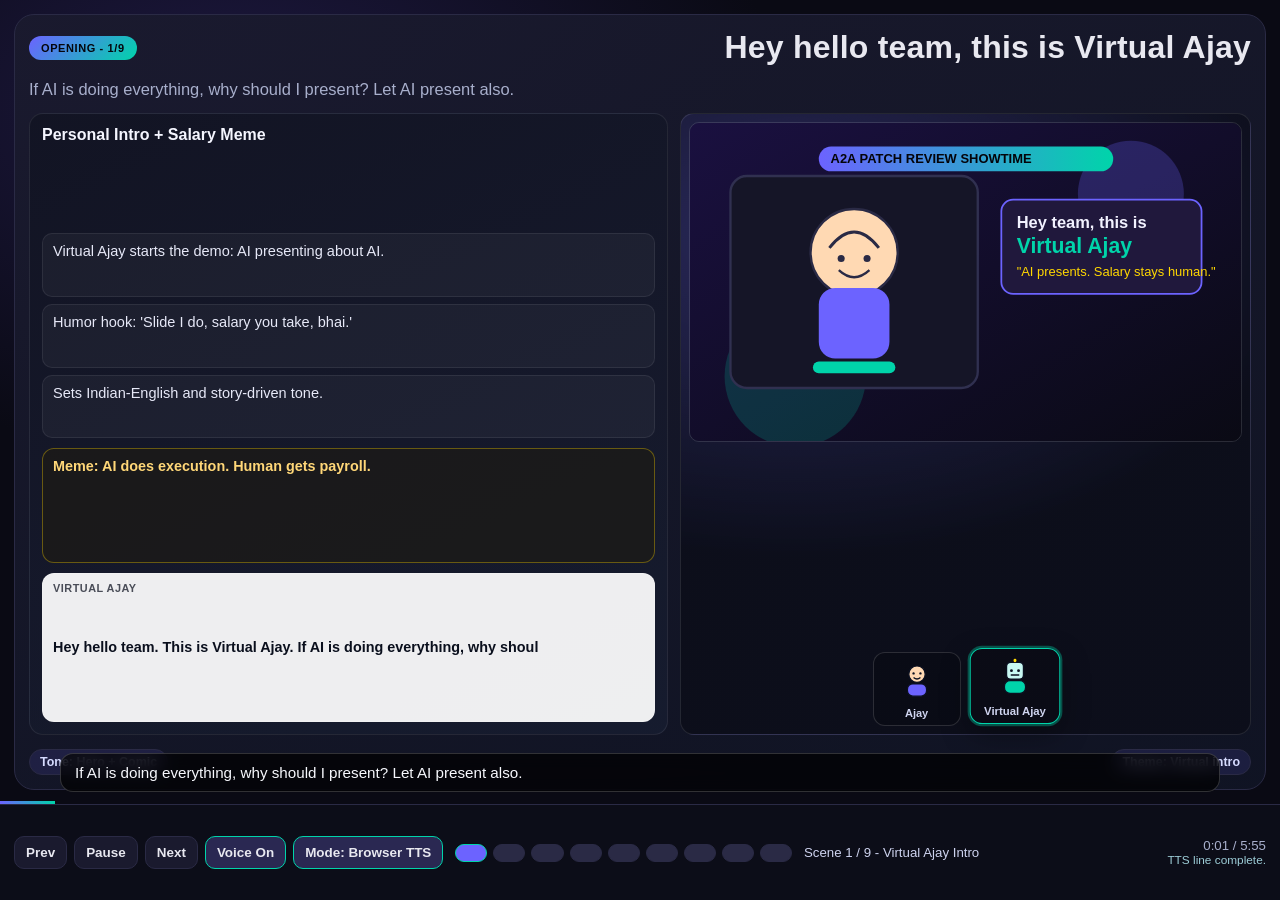
<file: web/frontend/story-demo/index.html>
<!DOCTYPE html>
<html lang="en">
<head>
<meta charset="UTF-8"/>
<meta name="viewport" content="width=device-width,initial-scale=1.0"/>
<title>Virtual Ajay - A2A Patch Review Story</title>
<style>
  :root {
    --bg: #0a0a14;
    --card: #1a1a2e;
    --border: #2a2a45;
    --accent: #6c63ff;
    --accent2: #00d4aa;
    --accent3: #ff6b6b;
    --gold: #ffd700;
    --text: #e8e8f0;
    --muted: #a8afcc;
  }

  * { box-sizing: border-box; margin: 0; padding: 0; }

  body {
    background: radial-gradient(1100px 700px at 18% 12%, #1d1840 0%, var(--bg) 50%);
    color: var(--text);
    font-family: "Segoe UI", "Trebuchet MS", sans-serif;
    overflow: hidden;
    width: 100vw;
    height: 100vh;
  }

  #stage {
    position: relative;
    width: 100vw;
    height: calc(100vh - 96px);
    overflow: hidden;
    padding: 14px;
  }

  .scene-shell {
    border: 1px solid var(--border);
    border-radius: 20px;
    background: linear-gradient(160deg, rgba(26, 26, 46, 0.95), rgba(16, 20, 36, 0.95));
    width: 100%;
    height: 100%;
    display: grid;
    grid-template-rows: auto auto 1fr auto;
    gap: 14px;
    padding: 14px;
    transform: translateY(6px) scale(0.995);
    opacity: 0;
  }

  .scene-shell.ready {
    animation: sceneIn 380ms ease forwards;
  }

  @keyframes sceneIn {
    from { opacity: 0; transform: translateY(8px) scale(0.99); }
    to { opacity: 1; transform: translateY(0) scale(1); }
  }

  .scene-header {
    display: flex;
    align-items: center;
    justify-content: space-between;
    gap: 10px;
    flex-wrap: wrap;
  }

  .badge {
    border-radius: 999px;
    background: linear-gradient(135deg, var(--accent), var(--accent2));
    color: #05060d;
    padding: 6px 12px;
    font-size: 11px;
    font-weight: 900;
    letter-spacing: 0.6px;
    text-transform: uppercase;
  }

  #sceneTitle {
    font-size: clamp(1.2rem, 2.5vw, 2rem);
    font-weight: 900;
    letter-spacing: 0.2px;
  }

  #sceneSub {
    color: var(--muted);
    font-size: clamp(0.9rem, 1.55vw, 1.03rem);
  }

  .scene-main {
    min-height: 0;
    display: grid;
    grid-template-columns: 1.12fr 1fr;
    gap: 12px;
  }

  .panel {
    border: 1px solid rgba(255, 255, 255, 0.08);
    border-radius: 14px;
    background: linear-gradient(155deg, rgba(18, 20, 35, 0.9), rgba(23, 28, 48, 0.9));
    padding: 12px;
    display: grid;
    gap: 10px;
    min-height: 0;
  }

  #panelTitle {
    font-size: 1rem;
    font-weight: 800;
    color: #f5f6ff;
  }

  #points {
    list-style: none;
    display: grid;
    gap: 7px;
  }

  #points li {
    font-size: 0.91rem;
    color: #e7e9f8;
    border: 1px solid rgba(255, 255, 255, 0.08);
    background: rgba(255, 255, 255, 0.04);
    border-radius: 10px;
    padding: 8px 10px;
    line-height: 1.35;
  }

  #meme {
    border: 1px solid rgba(255, 215, 0, 0.34);
    border-radius: 12px;
    background: rgba(32, 28, 15, 0.55);
    color: #ffd778;
    font-size: 0.9rem;
    font-weight: 700;
    padding: 9px 10px;
  }

  .doodle-stage {
    border: 1px solid rgba(255, 255, 255, 0.1);
    border-radius: 14px;
    background: radial-gradient(520px 320px at 20% 20%, rgba(108, 99, 255, 0.24), rgba(12, 14, 26, 0.94));
    padding: 8px;
    display: grid;
    grid-template-rows: 1fr auto;
    min-height: 0;
  }

  #comicImg {
    width: 100%;
    height: 100%;
    min-height: 220px;
    max-height: 320px;
    object-fit: cover;
    border-radius: 10px;
    border: 1px solid rgba(255, 255, 255, 0.12);
    transform: scale(1);
    transition: transform 800ms ease;
  }

  .scene-shell.ready #comicImg {
    animation: floatZoom 5.2s ease-in-out infinite;
  }

  @keyframes floatZoom {
    0%, 100% { transform: translateY(0) scale(1); }
    50% { transform: translateY(-4px) scale(1.02); }
  }

  .speaker-row {
    display: flex;
    align-items: flex-end;
    justify-content: center;
    gap: 10px;
    padding-top: 6px;
  }

  .avatar {
    width: 88px;
    border: 1px solid rgba(255, 255, 255, 0.14);
    border-radius: 12px;
    background: rgba(0, 0, 0, 0.18);
    padding: 6px;
    display: grid;
    gap: 4px;
    justify-items: center;
    transition: transform 180ms ease, box-shadow 180ms ease, border-color 180ms ease;
  }

  .avatar svg {
    width: 44px;
    height: 44px;
    display: block;
  }

  .avatar .label {
    font-size: 0.69rem;
    color: #d0d5f0;
    font-weight: 700;
  }

  .avatar.speaking {
    transform: translateY(-3px) scale(1.03);
    border-color: var(--accent2);
    box-shadow: 0 0 0 2px rgba(0, 212, 170, 0.35), 0 10px 28px rgba(0, 0, 0, 0.34);
  }

  .avatar.speaking svg {
    animation: nod 550ms ease;
  }

  @keyframes nod {
    0% { transform: translateY(0); }
    30% { transform: translateY(2px); }
    60% { transform: translateY(-3px); }
    100% { transform: translateY(0); }
  }

  .dialogue {
    border: 1px solid rgba(255, 255, 255, 0.15);
    border-radius: 12px;
    background: rgba(255, 255, 255, 0.93);
    color: #0a0f1d;
    padding: 8px 10px;
    min-height: 70px;
    display: grid;
    gap: 4px;
  }

  #dlgWho {
    font-size: 0.68rem;
    font-weight: 900;
    letter-spacing: 0.5px;
    text-transform: uppercase;
    opacity: 0.72;
  }

  #dlgMsg {
    font-size: 0.9rem;
    font-weight: 700;
    line-height: 1.25;
    min-height: 36px;
  }

  .scene-footer {
    display: flex;
    align-items: center;
    justify-content: space-between;
    gap: 10px;
    flex-wrap: wrap;
  }

  .tag {
    border-radius: 999px;
    border: 1px solid var(--border);
    background: rgba(108, 99, 255, 0.13);
    color: #d6dbff;
    padding: 5px 10px;
    font-size: 0.78rem;
    font-weight: 700;
  }

  #subtitleBar {
    position: absolute;
    left: 50%;
    bottom: 12px;
    transform: translateX(-50%);
    width: min(94vw, 1160px);
    border: 1px solid rgba(255, 255, 255, 0.18);
    border-radius: 13px;
    padding: 10px 14px;
    background: rgba(0, 0, 0, 0.72);
    color: #f7f8fd;
    font-size: 0.95rem;
    backdrop-filter: blur(8px);
    opacity: 0;
    transition: opacity 180ms ease;
    z-index: 12;
  }

  #subtitleBar.show { opacity: 1; }

  #controls {
    height: 96px;
    border-top: 1px solid var(--border);
    background: #0c0d18;
    display: grid;
    grid-template-columns: auto 1fr auto auto;
    align-items: center;
    gap: 12px;
    padding: 10px 14px;
  }

  .btn-row {
    display: flex;
    flex-wrap: wrap;
    gap: 7px;
  }

  button {
    appearance: none;
    border: 1px solid var(--border);
    border-radius: 10px;
    background: var(--card);
    color: var(--text);
    font-size: 0.84rem;
    font-weight: 800;
    padding: 8px 11px;
    cursor: pointer;
  }

  button:hover { border-color: var(--accent); }
  button.active { border-color: var(--accent2); background: #2a2852; }

  #seekBar {
    display: flex;
    gap: 6px;
    align-items: center;
    min-width: 0;
  }

  .scene-dot {
    flex: 1;
    min-width: 12px;
    height: 8px;
    border-radius: 999px;
    background: #2a2a45;
    position: relative;
    cursor: pointer;
  }

  .scene-dot.done { background: var(--accent2); }
  .scene-dot.active { background: var(--accent); }

  .scene-dot .tip {
    position: absolute;
    left: 50%;
    bottom: 13px;
    transform: translateX(-50%);
    border: 1px solid rgba(255, 255, 255, 0.2);
    background: rgba(0, 0, 0, 0.86);
    border-radius: 6px;
    padding: 2px 6px;
    color: #e9ebfb;
    font-size: 10px;
    white-space: nowrap;
    opacity: 0;
    pointer-events: none;
  }

  .scene-dot:hover .tip { opacity: 1; }

  #sceneLabel {
    font-size: 0.83rem;
    color: #ced3ef;
    min-width: 240px;
  }

  #timer {
    font-size: 0.83rem;
    color: var(--muted);
    text-align: right;
    min-width: 88px;
  }

  #voiceStatus {
    font-size: 0.74rem;
    color: #9dcdd7;
    text-align: right;
    min-width: 210px;
  }

  #progressBar {
    position: absolute;
    bottom: 0;
    left: 0;
    height: 3px;
    width: 0%;
    background: linear-gradient(90deg, var(--accent), var(--accent2));
    z-index: 20;
  }

  @media (max-width: 980px) {
    #stage { padding: 8px; }
    .scene-main { grid-template-columns: 1fr; }
    #comicImg { max-height: 250px; }
    #controls {
      height: auto;
      grid-template-columns: 1fr;
      gap: 8px;
    }
    #sceneLabel, #timer, #voiceStatus { min-width: 0; text-align: left; }
  }

  @media (prefers-reduced-motion: reduce) {
    .scene-shell,
    .scene-shell.ready,
    #comicImg,
    .avatar,
    .avatar svg,
    #subtitleBar {
      animation: none !important;
      transition: none !important;
    }
  }
</style>
</head>
<body>
<div id="stage">
  <div id="progressBar"></div>

  <article id="sceneShell" class="scene-shell">
    <header class="scene-header">
      <span class="badge" id="sceneBadge">Scene 1</span>
      <h1 id="sceneTitle">Loading story...</h1>
    </header>

    <p id="sceneSub"></p>

    <section class="scene-main">
      <div class="panel">
        <h3 id="panelTitle">Loading...</h3>
        <ul id="points"></ul>
        <div id="meme"></div>

        <div class="dialogue">
          <div id="dlgWho">Speaker</div>
          <div id="dlgMsg"></div>
        </div>
      </div>

      <div class="doodle-stage">
        <img id="comicImg" src="" alt="Scene comic"/>
        <div class="speaker-row">
          <div class="avatar" id="avAjay">
            <svg viewBox="0 0 64 64" aria-hidden="true">
              <circle cx="32" cy="22" r="12" fill="#ffd9b3" stroke="#0b1020" stroke-width="2"/>
              <rect x="18" y="36" width="28" height="18" rx="8" fill="#6c63ff" stroke="#0b1020" stroke-width="2"/>
              <circle cx="27" cy="21" r="1.7" fill="#0b1020"/>
              <circle cx="37" cy="21" r="1.7" fill="#0b1020"/>
              <path d="M27 27 q5 4 10 0" fill="none" stroke="#0b1020" stroke-width="2"/>
            </svg>
            <span class="label">Ajay</span>
          </div>
          <div class="avatar" id="avVirtual">
            <svg viewBox="0 0 64 64" aria-hidden="true">
              <rect x="20" y="10" width="24" height="24" rx="6" fill="#c8f8f2" stroke="#0b1020" stroke-width="2"/>
              <rect x="17" y="36" width="30" height="18" rx="8" fill="#00d4aa" stroke="#0b1020" stroke-width="2"/>
              <circle cx="27" cy="22" r="2" fill="#0b1020"/>
              <circle cx="37" cy="22" r="2" fill="#0b1020"/>
              <path d="M26 28 h12" stroke="#0b1020" stroke-width="2"/>
              <rect x="30" y="5" width="4" height="5" rx="2" fill="#ffd700"/>
            </svg>
            <span class="label">Virtual Ajay</span>
          </div>
        </div>
      </div>
    </section>

    <footer class="scene-footer">
      <span class="tag" id="tagTone">Tone</span>
      <span class="tag" id="tagTheme">Theme</span>
    </footer>
  </article>

  <div id="subtitleBar"></div>
</div>

<div id="controls">
  <div class="btn-row">
    <button id="btnPrev">Prev</button>
    <button id="btnPlay">Pause</button>
    <button id="btnNext">Next</button>
    <button id="btnVoice" class="active">Voice On</button>
    <button id="btnMode" class="active">Mode: Browser TTS</button>
  </div>

  <div id="seekBar"></div>
  <div id="sceneLabel">Scene 1 / 9</div>
  <div>
    <div id="timer">0:00 / 0:00</div>
    <div id="voiceStatus">Initializing voice...</div>
  </div>
</div>

<script>
(() => {
  const canTTS = ("speechSynthesis" in window) && ("SpeechSynthesisUtterance" in window);

  const scenes = [
    {
      id: "s1",
      name: "Virtual Ajay Intro",
      dur: 34,
      badge: "Opening",
      title: "Hey hello team, this is Virtual Ajay",
      sub: "If AI is doing everything, why should I present? Let AI present also.",
      panelTitle: "Personal Intro + Salary Meme",
      points: [
        "Virtual Ajay starts the demo: AI presenting about AI.",
        "Humor hook: 'Slide I do, salary you take, bhai.'",
        "Sets Indian-English and story-driven tone."
      ],
      meme: "Meme: AI does execution. Human gets payroll.",
      speaker: "virtual",
      voiceKind: "male",
      line: "Hey hello team. This is Virtual Ajay. If AI is doing everything, why should I give presentation? AI told me, slide I do, salary you take.",
      tts: "Hey hello team. This is Virtual Ajay. If AI is doing everything, why should I give presentation? AI told me, slide I do, salary you take.",
      audio: "./assets/audio/s1.mp3",
      img: "./assets/images/virtual-ajay.svg",
      imgAlt: "Virtual Ajay intro comic",
      tone: "Hero + Comic",
      theme: "Virtual intro"
    },
    {
      id: "s2",
      name: "Babysitting Problem",
      dur: 42,
      badge: "Problem",
      title: "Terminal was running. My brain was buffering.",
      sub: "You had to watch the CLI continuously and keep guessing if it needed intervention.",
      panelTitle: "Why A2A Was Needed",
      points: [
        "Constant monitoring consumed attention bandwidth.",
        "Frequent context checks reduced productivity.",
        "CPU was idle; engineer focus was not."
      ],
      meme: "Punchline: At this point, who is the assistant?",
      speaker: "ajay",
      voiceKind: "male",
      line: "When I started with QGenie, I gave one task and kept watching every minute. Is it stuck? Is it asking input? CPU was free, but my mental RAM was full.",
      tts: "When I started with QGenie, I gave one task and kept watching every minute. Is it stuck? Is it asking input? CPU was free, but my mental RAM was full.",
      audio: "./assets/audio/s2.mp3",
      img: "./assets/images/babysitting-terminal.svg",
      imgAlt: "Babysitting terminal meme",
      tone: "Relatable",
      theme: "Bandwidth drain"
    },
    {
      id: "s3",
      name: "Birth of A2A",
      dur: 35,
      badge: "Idea",
      title: "What if I create a virtual me?",
      sub: "One agent should build, another should challenge, and human should supervise outcomes.",
      panelTitle: "From Friction to Framework",
      points: [
        "Virtual me concept evolved into role-based automation.",
        "Builder + reviewer separation reduced ambiguity.",
        "A2A became a workflow, not just a prompt."
      ],
      meme: "Meme: Clone your discipline, not your stress.",
      speaker: "ajay",
      voiceKind: "male",
      line: "Then one thought came. Why not create a virtual me to supervise continuously? One agent builds, one agent reviews. That was the birth of Agent to Agent.",
      tts: "Then one thought came. Why not create a virtual me to supervise continuously? One agent builds, one agent reviews. That was the birth of Agent to Agent.",
      audio: "./assets/audio/s3.mp3",
      img: "./assets/images/a2a-roles.svg",
      imgAlt: "A2A role split",
      tone: "Discovery",
      theme: "Virtual me"
    },
    {
      id: "s4",
      name: "A2A Architecture",
      dur: 52,
      badge: "Architecture",
      title: "Builder, Reviewer, and Validation Gate",
      sub: "Chanakya builds patches, Aryabhatta reviews claims, gate blocks weak closure.",
      panelTitle: "How Patch Review Flow Works",
      points: [
        "Chanakya: patch generation and fixes.",
        "Aryabhatta: evidence-backed review and findings.",
        "LGTM allowed only when open findings are zero."
      ],
      meme: "No trust-me-bro closure. Prove-it closure.",
      speaker: "virtual",
      voiceKind: "male",
      line: "A2A patch review has role separation. Chanakya builds and fixes patches. Aryabhatta reviews and challenges claims. LGTM is blocked until open findings are zero.",
      tts: "A2A patch review has role separation. Chanakya builds and fixes patches. Aryabhatta reviews and challenges claims. LGTM is blocked until open findings are zero.",
      audio: "./assets/audio/s4.mp3",
      img: "./assets/images/pipeline.svg",
      imgAlt: "A2A pipeline",
      tone: "Technical",
      theme: "Evidence gate"
    },
    {
      id: "s5",
      name: "Humor Break",
      dur: 36,
      badge: "Comedy",
      title: "Embedded jobs safe? Keep chai-samosa plan B",
      sub: "Mid-story comic break with Indian office humor.",
      panelTitle: "Chai and Samosa Startup",
      points: [
        "Fear joke: AI speed changed assumptions.",
        "Backup joke: chai and samosa shop outside office.",
        "Tagline: low latency chai, deterministic samosa."
      ],
      meme: "SLA: chai hot, packet loss zero.",
      speaker: "ajay",
      voiceKind: "male",
      line: "We thought embedded jobs are safe for some time. After seeing this speed, we need a backup plan. Chai and samosa shop outside Qualcomm office. Low latency chai, deterministic samosa.",
      tts: "We thought embedded jobs are safe for some time. After seeing this speed, we need a backup plan. Chai and samosa shop outside Qualcomm office. Low latency chai, deterministic samosa.",
      audio: "./assets/audio/s5.mp3",
      img: "./assets/images/chai-samosa.svg",
      imgAlt: "Chai and samosa humor panel",
      tone: "Comic",
      theme: "Plan B meme"
    },
    {
      id: "s6",
      name: "Why A2A Works",
      dur: 48,
      badge: "Impact",
      title: "Less babysitting, more verified output",
      sub: "A2A improved consistency by making closure criteria explicit.",
      panelTitle: "Observed Improvements",
      points: [
        "Structured rounds instead of ad-hoc prompt loops.",
        "Traceability via reports, logs, and artifact paths.",
        "Quality gate avoids false LGTM drift."
      ],
      meme: "From panic refresh to predictable pipeline.",
      speaker: "virtual",
      voiceKind: "male",
      line: "Why A2A works better? Less babysitting, better verification, full traceability. Reports, logs, and patch paths are captured. No trust me bro closure.",
      tts: "Why A2A works better? Less babysitting, better verification, full traceability. Reports, logs, and patch paths are captured. No trust me bro closure.",
      audio: "./assets/audio/s6.mp3",
      img: "./assets/images/pipeline.svg",
      imgAlt: "Reliability panel",
      tone: "Confident",
      theme: "Outcome quality"
    },
    {
      id: "s7",
      name: "Capabilities",
      dur: 42,
      badge: "Capabilities",
      title: "Local files, lore links, email attachments",
      sub: "A2A can normalize varied patch-review inputs into one review pipeline.",
      panelTitle: "Input to Output",
      points: [
        "Accepts local paths, lore URLs, and email patch input.",
        "Runs autonomous rounds and supports auto-respin.",
        "Generates versioned outputs with path traceability."
      ],
      meme: "One inbox, many patch flows.",
      speaker: "ajay",
      voiceKind: "male",
      line: "Inputs can come from local patch files, lore links, and email attachments. A2A runs review rounds and supports auto respin after closure.",
      tts: "Inputs can come from local patch files, lore links, and email attachments. A2A runs review rounds and supports auto respin after closure.",
      audio: "./assets/audio/s7.mp3",
      img: "./assets/images/pipeline.svg",
      imgAlt: "Capabilities panel",
      tone: "Practical",
      theme: "Operational"
    },
    {
      id: "s8",
      name: "Beyond Patch Review",
      dur: 36,
      badge: "Vision",
      title: "Reusable A2A pattern for more workflows",
      sub: "Builder-verifier loop can scale to PR checks, triage, and compliance automation.",
      panelTitle: "Framework Potential",
      points: [
        "Reusable for engineering quality gates.",
        "Extensible for bug triage and release notes.",
        "Same pattern: build, challenge, validate, close."
      ],
      meme: "Build agent + Verify agent = team multiplier.",
      speaker: "virtual",
      voiceKind: "male",
      line: "The same builder verifier pattern can extend to pull request quality gates, bug triage, compliance checks, and release notes.",
      tts: "The same builder verifier pattern can extend to pull request quality gates, bug triage, compliance checks, and release notes.",
      audio: "./assets/audio/s8.mp3",
      img: "./assets/images/a2a-roles.svg",
      imgAlt: "Reusable pattern panel",
      tone: "Strategic",
      theme: "Scalability"
    },
    {
      id: "s9",
      name: "Closing",
      dur: 30,
      badge: "Closing",
      title: "Less firefighting. More engineering.",
      sub: "Virtual Ajay handles repetitive loops so Real Ajay can focus on decisions.",
      panelTitle: "Final Note",
      points: [
        "A2A reduces cognitive overhead in iterative review.",
        "Evidence-backed closure strengthens trust.",
        "Team keeps speed without losing review rigor."
      ],
      meme: "Chai stays hot, patch series stays clean.",
      speaker: "ajay",
      voiceKind: "male",
      line: "Agent to Agent is my answer to AI babysitting. Less firefighting, more engineering, and yes, chai stays hot.",
      tts: "Agent to Agent is my answer to AI babysitting. Less firefighting, more engineering, and yes, chai stays hot.",
      audio: "./assets/audio/s9.mp3",
      img: "./assets/images/closing.svg",
      imgAlt: "Closing panel",
      tone: "Warm close",
      theme: "Takeaway"
    }
  ];

  const state = {
    sceneIndex: 0,
    sceneTime: 0,
    globalTime: 0,
    playing: true,
    voiceEnabled: true,
    voiceMode: "tts",
    lastTs: 0,
    rafId: 0,
    subtitleTimer: null,
    typeTimer: null,
    spokenScene: -1,
    currentAudio: null,
    voiceToken: 0,
    dialogueToken: 0,
    voices: { male: null, female: null }
  };

  const nodes = {
    shell: document.getElementById("sceneShell"),
    badge: document.getElementById("sceneBadge"),
    title: document.getElementById("sceneTitle"),
    sub: document.getElementById("sceneSub"),
    panelTitle: document.getElementById("panelTitle"),
    points: document.getElementById("points"),
    meme: document.getElementById("meme"),
    comic: document.getElementById("comicImg"),
    dlgWho: document.getElementById("dlgWho"),
    dlgMsg: document.getElementById("dlgMsg"),
    avAjay: document.getElementById("avAjay"),
    avVirtual: document.getElementById("avVirtual"),
    tagTone: document.getElementById("tagTone"),
    tagTheme: document.getElementById("tagTheme"),
    subtitle: document.getElementById("subtitleBar"),
    seekBar: document.getElementById("seekBar"),
    sceneLabel: document.getElementById("sceneLabel"),
    timer: document.getElementById("timer"),
    voiceStatus: document.getElementById("voiceStatus"),
    progress: document.getElementById("progressBar"),
    btnPrev: document.getElementById("btnPrev"),
    btnPlay: document.getElementById("btnPlay"),
    btnNext: document.getElementById("btnNext"),
    btnVoice: document.getElementById("btnVoice"),
    btnMode: document.getElementById("btnMode")
  };

  function fmt(sec) {
    const s = Math.max(0, Math.floor(sec));
    const m = Math.floor(s / 60);
    const r = s % 60;
    return `${m}:${String(r).padStart(2, "0")}`;
  }

  function totalDuration() {
    return scenes.reduce((a, s) => a + s.dur, 0);
  }

  function elapsedBeforeScene(index) {
    let t = 0;
    for (let i = 0; i < index; i++) t += scenes[i].dur;
    return t;
  }

  function normalize(text) {
    return (text || "").toLowerCase();
  }

  function pickVoices() {
    if (!canTTS) return;

    const voices = window.speechSynthesis.getVoices ? window.speechSynthesis.getVoices() : [];
    const english = voices.filter(v => normalize(v.lang).startsWith("en"));
    const enIN = english.filter(v => normalize(v.lang) === "en-in");
    const pool = enIN.length ? enIN : english;

    const femaleHints = ["zira", "susan", "heera", "female", "woman", "sonia", "priya", "kavya", "neerja"];
    const maleHints = ["david", "mark", "ravi", "male", "man", "arjun", "rahul", "aditya", "prabhat"];

    const findByHints = (hints) => {
      return pool.find(v => hints.some(h => normalize(v.name).includes(h))) ||
             pool.find(v => hints.some(h => normalize(v.voiceURI).includes(h)));
    };

    let female = findByHints(femaleHints);
    let male = findByHints(maleHints);

    if (!female && pool.length) female = pool[0];
    if (!male && pool.length > 1) {
      male = pool.find(v => !female || v.name !== female.name) || pool[0];
    }
    if (!male && pool.length) male = pool[0];

    state.voices = { male, female };

    if (pool.length) {
      const vname = male ? `${male.name}` : pool[0].name;
      nodes.voiceStatus.textContent = `TTS ready (${pool.length} voices). Using: ${vname}`;
    }
  }

  function initVoices() {
    if (!canTTS) {
      nodes.voiceStatus.textContent = "SpeechSynthesis unavailable. Use recorded mode.";
      return;
    }
    pickVoices();
    if (window.speechSynthesis) {
      window.speechSynthesis.onvoiceschanged = () => pickVoices();
      window.speechSynthesis.getVoices();
    }
  }

  function stopVoiceOutputs() {
    state.voiceToken += 1;

    if (state.currentAudio) {
      try {
        state.currentAudio.pause();
        state.currentAudio.currentTime = 0;
      } catch (err) {
        // Ignore browser audio exceptions.
      }
      state.currentAudio = null;
    }

    if (canTTS) {
      window.speechSynthesis.cancel();
    }
  }

  function splitUtterances(text) {
    return text
      .split(/(?<=[.!?])\s+/)
      .map(t => t.trim())
      .filter(Boolean);
  }

  function speakChunk(text, voiceKind, token) {
    return new Promise((resolve) => {
      if (!canTTS || token !== state.voiceToken || !state.voiceEnabled) {
        resolve();
        return;
      }

      const u = new SpeechSynthesisUtterance(text);
      u.lang = "en-IN";
      u.rate = 1.07;
      u.pitch = voiceKind === "female" ? 1.08 : 1.02;
      u.volume = 1.0;

      const chosen = voiceKind === "female" ? state.voices.female : state.voices.male;
      if (chosen) u.voice = chosen;

      u.onend = () => resolve();
      u.onerror = () => resolve();
      window.speechSynthesis.speak(u);
    });
  }

  async function speakWithBrowser(text, voiceKind) {
    if (!canTTS || !state.voiceEnabled) return;

    window.speechSynthesis.cancel();
    const token = state.voiceToken;

    const chunks = splitUtterances(text);
    if (!chunks.length) return;

    nodes.voiceStatus.textContent = "Speaking via browser TTS...";

    for (const chunk of chunks) {
      if (token !== state.voiceToken || !state.playing || !state.voiceEnabled) {
        return;
      }
      await speakChunk(chunk, voiceKind, token);
    }

    if (token === state.voiceToken) {
      nodes.voiceStatus.textContent = "TTS line complete.";
    }
  }

  function playRecorded(scene) {
    stopVoiceOutputs();

    const audio = new Audio(scene.audio);
    audio.preload = "auto";

    audio.onplaying = () => {
      nodes.voiceStatus.textContent = `Playing recorded voice (${scene.id}).`;
    };

    audio.onerror = () => {
      nodes.voiceStatus.textContent = `Recorded voice missing for ${scene.id}. Switching to TTS.`;
      state.voiceMode = "tts";
      nodes.btnMode.textContent = "Mode: Browser TTS";
      nodes.btnMode.classList.add("active");
      state.spokenScene = -1;
      playVoiceForScene(scene);
    };

    const p = audio.play();
    if (p && typeof p.catch === "function") {
      p.catch(() => {
        nodes.voiceStatus.textContent = "Recorded audio blocked by browser. Click Play once.";
      });
    }

    state.currentAudio = audio;
  }

  function highlightSpeaker(kind) {
    nodes.avAjay.classList.toggle("speaking", kind === "ajay");
    nodes.avVirtual.classList.toggle("speaking", kind === "virtual");
  }

  function typeDialogue(text, token) {
    clearTimeout(state.typeTimer);
    nodes.dlgMsg.textContent = "";

    let i = 0;
    const speed = 13;

    function tick() {
      if (token !== state.dialogueToken) return;
      if (i < text.length) {
        nodes.dlgMsg.textContent += text[i++];
        state.typeTimer = setTimeout(tick, speed);
      }
    }
    tick();
  }

  function showSubtitle(text, durationSec) {
    clearTimeout(state.subtitleTimer);
    nodes.subtitle.textContent = text;
    nodes.subtitle.classList.add("show");
    state.subtitleTimer = setTimeout(() => {
      nodes.subtitle.classList.remove("show");
    }, Math.max(1200, durationSec * 1000));
  }

  function playVoiceForScene(scene) {
    if (!state.playing || !state.voiceEnabled) return;
    if (state.spokenScene === state.sceneIndex) return;

    state.spokenScene = state.sceneIndex;

    if (state.voiceMode === "recorded") {
      playRecorded(scene);
      return;
    }

    stopVoiceOutputs();
    speakWithBrowser(scene.tts || scene.line, scene.voiceKind || "male");
  }

  function updateDots() {
    const dots = nodes.seekBar.querySelectorAll(".scene-dot");
    dots.forEach((dot, idx) => {
      dot.className = "scene-dot";
      if (idx < state.sceneIndex) dot.classList.add("done");
      if (idx === state.sceneIndex) dot.classList.add("active");
    });
  }

  function renderScene(index, resetSceneTime = true) {
    const safe = Math.max(0, Math.min(scenes.length - 1, index));
    state.sceneIndex = safe;
    if (resetSceneTime) state.sceneTime = 0;

    const scene = scenes[safe];

    nodes.badge.textContent = `${scene.badge} - ${safe + 1}/${scenes.length}`;
    nodes.title.textContent = scene.title;
    nodes.sub.textContent = scene.sub;
    nodes.panelTitle.textContent = scene.panelTitle;
    nodes.meme.textContent = scene.meme;
    nodes.comic.src = scene.img;
    nodes.comic.alt = scene.imgAlt;
    nodes.tagTone.textContent = `Tone: ${scene.tone}`;
    nodes.tagTheme.textContent = `Theme: ${scene.theme}`;

    nodes.points.innerHTML = "";
    for (const item of scene.points) {
      const li = document.createElement("li");
      li.textContent = item;
      nodes.points.appendChild(li);
    }

    nodes.sceneLabel.textContent = `Scene ${safe + 1} / ${scenes.length} - ${scene.name}`;

    nodes.shell.classList.remove("ready");
    void nodes.shell.offsetWidth;
    nodes.shell.classList.add("ready");

    nodes.dlgWho.textContent = scene.speaker === "virtual" ? "Virtual Ajay" : "Ajay";
    state.dialogueToken += 1;
    typeDialogue(scene.line, state.dialogueToken);
    highlightSpeaker(scene.speaker);

    showSubtitle(scene.sub, scene.dur * 0.45);
    updateDots();

    state.spokenScene = -1;
    playVoiceForScene(scene);
  }

  function updateTimeUI() {
    state.globalTime = elapsedBeforeScene(state.sceneIndex) + state.sceneTime;
    nodes.timer.textContent = `${fmt(state.globalTime)} / ${fmt(totalDuration())}`;

    const scene = scenes[state.sceneIndex];
    const pct = (state.sceneTime / scene.dur) * 100;
    nodes.progress.style.width = `${Math.max(0, Math.min(100, pct))}%`;
  }

  function frame(ts) {
    if (!state.playing) return;
    if (!state.lastTs) state.lastTs = ts;

    const dt = (ts - state.lastTs) / 1000;
    state.lastTs = ts;
    state.sceneTime += dt;

    const scene = scenes[state.sceneIndex];
    if (state.sceneTime >= scene.dur) {
      if (state.sceneIndex < scenes.length - 1) {
        renderScene(state.sceneIndex + 1, true);
      } else {
        renderScene(0, true);
        state.globalTime = 0;
      }
    }

    updateTimeUI();
    state.rafId = requestAnimationFrame(frame);
  }

  function play() {
    if (state.playing) return;
    state.playing = true;
    state.lastTs = 0;
    nodes.btnPlay.textContent = "Pause";
    playVoiceForScene(scenes[state.sceneIndex]);
    state.rafId = requestAnimationFrame(frame);
  }

  function pause() {
    state.playing = false;
    cancelAnimationFrame(state.rafId);
    state.lastTs = 0;
    nodes.btnPlay.textContent = "Play";
    stopVoiceOutputs();
  }

  function togglePlay() {
    if (state.playing) pause();
    else play();
  }

  function jump(delta) {
    const next = Math.max(0, Math.min(scenes.length - 1, state.sceneIndex + delta));
    renderScene(next, true);
    updateTimeUI();
  }

  function goToScene(index) {
    renderScene(index, true);
    updateTimeUI();
  }

  function buildSeekDots() {
    nodes.seekBar.innerHTML = "";
    scenes.forEach((s, i) => {
      const dot = document.createElement("button");
      dot.type = "button";
      dot.className = "scene-dot" + (i === 0 ? " active" : "");
      dot.innerHTML = `<span class="tip">${s.name}</span>`;
      dot.addEventListener("click", () => goToScene(i));
      nodes.seekBar.appendChild(dot);
    });
  }

  function bindControls() {
    nodes.btnPrev.addEventListener("click", () => jump(-1));
    nodes.btnNext.addEventListener("click", () => jump(1));
    nodes.btnPlay.addEventListener("click", togglePlay);

    nodes.btnVoice.addEventListener("click", () => {
      state.voiceEnabled = !state.voiceEnabled;
      nodes.btnVoice.textContent = state.voiceEnabled ? "Voice On" : "Voice Off";
      nodes.btnVoice.classList.toggle("active", state.voiceEnabled);

      if (!state.voiceEnabled) {
        stopVoiceOutputs();
        nodes.voiceStatus.textContent = "Voice muted.";
      } else {
        state.spokenScene = -1;
        playVoiceForScene(scenes[state.sceneIndex]);
      }
    });

    nodes.btnMode.addEventListener("click", () => {
      state.voiceMode = state.voiceMode === "tts" ? "recorded" : "tts";
      nodes.btnMode.textContent = state.voiceMode === "tts" ? "Mode: Browser TTS" : "Mode: Recorded";
      nodes.btnMode.classList.toggle("active", state.voiceMode === "tts");
      state.spokenScene = -1;
      playVoiceForScene(scenes[state.sceneIndex]);
    });

    document.addEventListener("keydown", (e) => {
      if (e.key === "ArrowRight") jump(1);
      if (e.key === "ArrowLeft") jump(-1);
      if (e.key === " ") {
        e.preventDefault();
        togglePlay();
      }
    });
  }

  function init() {
    initVoices();
    buildSeekDots();
    bindControls();

    renderScene(0, true);
    updateTimeUI();

    state.rafId = requestAnimationFrame(frame);

    if (!canTTS) {
      state.voiceMode = "recorded";
      nodes.btnMode.textContent = "Mode: Recorded";
      nodes.btnMode.classList.remove("active");
      nodes.voiceStatus.textContent = "Browser TTS unavailable. Using recorded mode.";
    }

    setTimeout(() => {
      if (state.voiceEnabled && state.playing) {
        state.spokenScene = -1;
        playVoiceForScene(scenes[state.sceneIndex]);
      }
    }, 180);
  }

  init();
})();
</script>
</body>
</html>
</file>
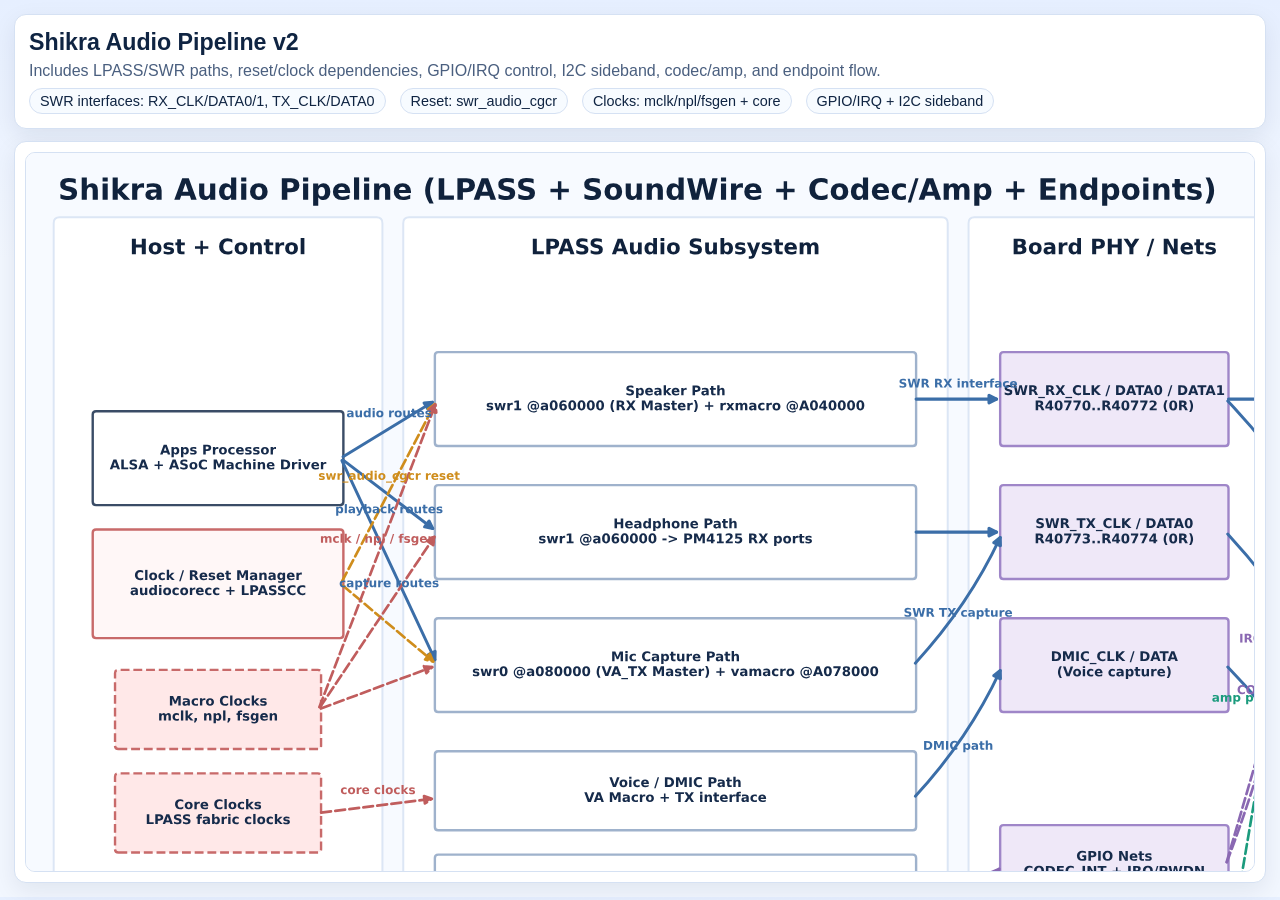
<file: docs/shikra_audio_pipeline_v2.html>
<!doctype html>
<html lang="en">
<head>
  <meta charset="utf-8" />
  <meta name="viewport" content="width=device-width, initial-scale=1" />
  <title>Shikra Audio Pipeline v2</title>
  <style>
    :root {
      --bg: #f2f7ff;
      --panel: #ffffff;
      --ink: #0f2442;
      --muted: #4a5f7f;
      --line: #d5e1f3;
    }
    * { box-sizing: border-box; }
    body {
      margin: 0;
      background: linear-gradient(180deg, #e6efff 0%, var(--bg) 260px);
      color: var(--ink);
      font-family: "Segoe UI", "Noto Sans", Arial, sans-serif;
    }
    .wrap {
      max-width: 2150px;
      margin: 0 auto;
      padding: 14px;
    }
    .hero, .panel {
      background: var(--panel);
      border: 1px solid var(--line);
      border-radius: 12px;
      box-shadow: 0 8px 24px rgba(12, 28, 56, 0.08);
    }
    .hero { padding: 14px; margin-bottom: 12px; }
    .panel { padding: 10px; }
    h1 { margin: 0 0 6px; font-size: 1.45rem; }
    p { margin: 4px 0; }
    .muted { color: var(--muted); }
    .viewer {
      border: 1px solid var(--line);
      border-radius: 10px;
      overflow: auto;
      background: #fbfdff;
      max-height: calc(100vh - 180px);
    }
    .viewer object,
    .viewer img {
      display: block;
      width: max-content;
      min-width: 100%;
      height: auto;
      margin: 0 auto;
    }
    .meta {
      display: flex;
      flex-wrap: wrap;
      gap: 14px;
      margin-top: 8px;
      font-size: 0.9rem;
    }
    .meta span {
      border: 1px solid var(--line);
      background: #f7fbff;
      border-radius: 999px;
      padding: 4px 10px;
    }
  </style>
</head>
<body>
  <div class="wrap">
    <section class="hero">
      <h1>Shikra Audio Pipeline v2</h1>
      <p class="muted">
        Includes LPASS/SWR paths, reset/clock dependencies, GPIO/IRQ control, I2C sideband, codec/amp, and endpoint flow.
      </p>
      <div class="meta">
        <span>SWR interfaces: RX_CLK/DATA0/1, TX_CLK/DATA0</span>
        <span>Reset: swr_audio_cgcr</span>
        <span>Clocks: mclk/npl/fsgen + core</span>
        <span>GPIO/IRQ + I2C sideband</span>
      </div>
    </section>

    <section class="panel">
      <div class="viewer">
        <object data="shikra_audio_pipeline_v2.svg" type="image/svg+xml" aria-label="Shikra audio pipeline diagram">
          <img src="shikra_audio_pipeline_v2.png" alt="Shikra audio pipeline diagram" />
        </object>
      </div>
    </section>
  </div>
</body>
</html>
</file>
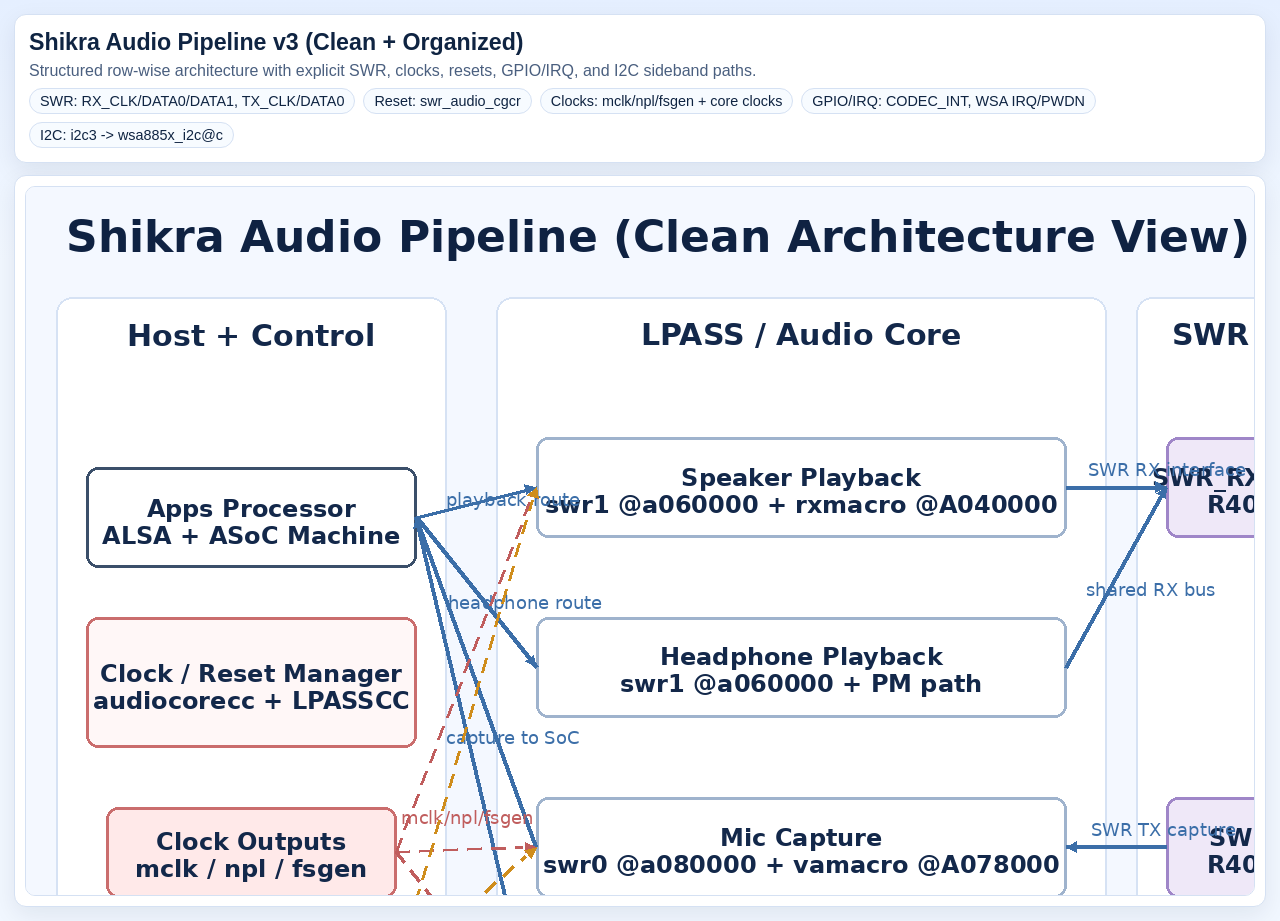
<file: docs/shikra_audio_pipeline_v3.html>
<!doctype html>
<html lang="en">
<head>
  <meta charset="utf-8" />
  <meta name="viewport" content="width=device-width, initial-scale=1" />
  <title>Shikra Audio Pipeline v3 (Clean)</title>
  <style>
    :root {
      --bg: #f1f7ff;
      --panel: #ffffff;
      --ink: #0f2442;
      --muted: #4a5f7f;
      --line: #d5e1f3;
    }
    * { box-sizing: border-box; }
    body {
      margin: 0;
      background: linear-gradient(180deg, #e5efff 0%, var(--bg) 260px);
      color: var(--ink);
      font-family: "Segoe UI", "Noto Sans", Arial, sans-serif;
    }
    .wrap {
      max-width: 2400px;
      margin: 0 auto;
      padding: 14px;
    }
    .hero, .panel {
      background: var(--panel);
      border: 1px solid var(--line);
      border-radius: 12px;
      box-shadow: 0 8px 24px rgba(12, 28, 56, 0.08);
    }
    .hero { padding: 14px; margin-bottom: 12px; }
    .panel { padding: 10px; }
    h1 { margin: 0 0 6px; font-size: 1.45rem; }
    p { margin: 4px 0; }
    .muted { color: var(--muted); }
    .chips { display:flex; flex-wrap:wrap; gap:8px; margin-top:8px; }
    .chips span {
      border: 1px solid var(--line);
      background: #f7fbff;
      border-radius: 999px;
      padding: 4px 10px;
      font-size: .9rem;
    }
    .viewer {
      border: 1px solid var(--line);
      border-radius: 10px;
      overflow: auto;
      background: #fbfdff;
      max-height: calc(100vh - 190px);
    }
    .viewer img {
      display: block;
      width: max-content;
      min-width: 100%;
      height: auto;
      margin: 0 auto;
    }
  </style>
</head>
<body>
  <div class="wrap">
    <section class="hero">
      <h1>Shikra Audio Pipeline v3 (Clean + Organized)</h1>
      <p class="muted">Structured row-wise architecture with explicit SWR, clocks, resets, GPIO/IRQ, and I2C sideband paths.</p>
      <div class="chips">
        <span>SWR: RX_CLK/DATA0/DATA1, TX_CLK/DATA0</span>
        <span>Reset: swr_audio_cgcr</span>
        <span>Clocks: mclk/npl/fsgen + core clocks</span>
        <span>GPIO/IRQ: CODEC_INT, WSA IRQ/PWDN</span>
        <span>I2C: i2c3 -> wsa885x_i2c@c</span>
      </div>
    </section>

    <section class="panel">
      <div class="viewer">
        <img src="assets/shikra_audio_pipeline_v3.png" alt="Shikra audio pipeline clean diagram" />
      </div>
    </section>
  </div>
</body>
</html>
</file>
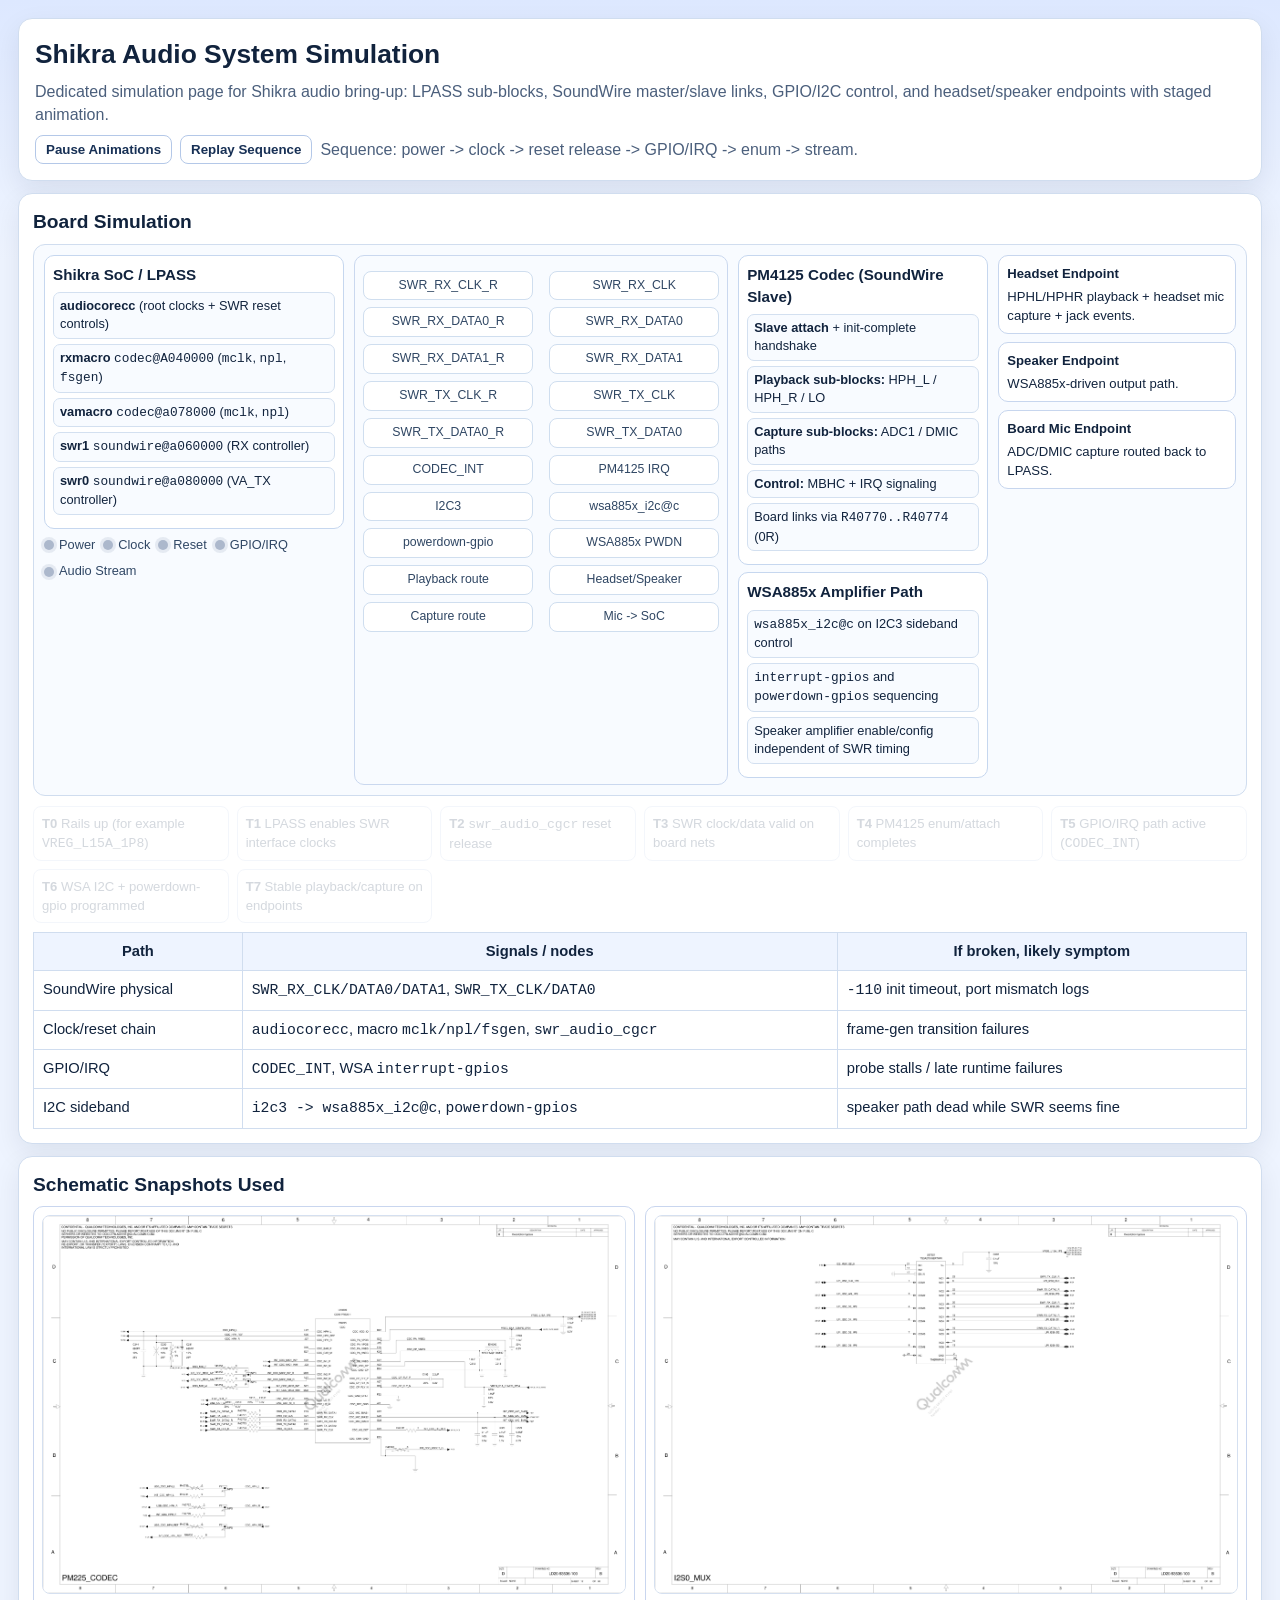
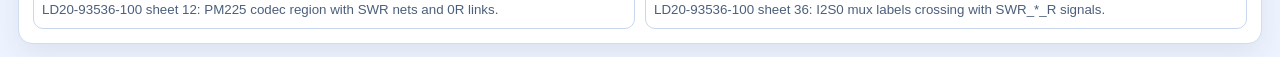
<file: docs/SHIKRA_AUDIO_SYSTEM_SIMULATION.html>
<!doctype html>
<html lang="en">
<head>
  <meta charset="utf-8" />
  <meta name="viewport" content="width=device-width, initial-scale=1" />
  <title>Shikra Audio System Simulation</title>
  <style>
    :root {
      --bg: #eef4ff;
      --panel: #ffffff;
      --ink: #11233d;
      --muted: #4b5f7c;
      --line: #d0ddef;
      --clk: #0b78d1;
      --pwr: #0d9a74;
      --rst: #d08c00;
      --gpio: #7d53b2;
      --audio: #f26022;
      --i2c: #1b9b7d;
    }
    * { box-sizing: border-box; }
    body {
      margin: 0;
      font-family: "Aptos", "Gill Sans", "Noto Sans", sans-serif;
      color: var(--ink);
      background: linear-gradient(180deg, #dde8ff 0%, var(--bg) 260px);
      line-height: 1.45;
    }
    .wrap {
      max-width: 1360px;
      margin: 0 auto;
      padding: 18px;
    }
    .hero, .panel {
      background: var(--panel);
      border: 1px solid var(--line);
      border-radius: 14px;
      box-shadow: 0 10px 28px rgba(10, 25, 51, 0.08);
    }
    .hero { padding: 16px; margin-bottom: 12px; }
    .panel { padding: 14px; margin-top: 12px; }
    h1 { margin: 0 0 6px; font-size: 1.65rem; }
    h2 { margin: 0 0 8px; font-size: 1.2rem; }
    h3 { margin: 0 0 6px; font-size: 0.95rem; }
    p { margin: 7px 0; }
    .muted { color: var(--muted); }
    .toolbar {
      display: flex;
      flex-wrap: wrap;
      gap: 8px;
      align-items: center;
      margin-top: 8px;
    }
    button {
      border: 1px solid #b4c8e8;
      background: #fff;
      color: #173055;
      border-radius: 8px;
      padding: 6px 10px;
      font-weight: 700;
      cursor: pointer;
    }
    button:hover { background: #f1f6ff; }

    .diagram {
      border: 1px solid var(--line);
      border-radius: 12px;
      background: #f8fbff;
      padding: 10px;
      overflow-x: auto;
    }
    .sim {
      min-width: 1120px;
      display: grid;
      grid-template-columns: 1.2fr 1.35fr 1fr 0.95fr;
      gap: 10px;
    }
    .blk {
      border: 1px solid #c6d7ef;
      border-radius: 10px;
      background: #fff;
      padding: 8px;
      margin-bottom: 7px;
    }
    .sub {
      border: 1px solid #d3e0f0;
      border-radius: 7px;
      background: #f8fbff;
      padding: 4px 6px;
      margin-bottom: 5px;
      font-size: 0.8rem;
    }
    .status {
      display: flex;
      flex-wrap: wrap;
      gap: 8px;
      font-size: 0.8rem;
      color: #304765;
      margin-top: 4px;
    }
    .status span { display: inline-flex; gap: 5px; align-items: center; }
    .dot {
      width: 10px;
      height: 10px;
      border-radius: 50%;
      background: #acb8cc;
      box-shadow: 0 0 0 3px rgba(172,184,204,0.25);
      animation: dotPwr 14s linear infinite;
    }
    .dot.clk { animation-name: dotClk; }
    .dot.rst { animation-name: dotRst; }
    .dot.gpio { animation-name: dotGpio; }
    .dot.stream { animation-name: dotStream; }
    @keyframes dotPwr { 0%,8% { background:#acb8cc; box-shadow:0 0 0 3px rgba(172,184,204,.25);} 10%,100% { background:var(--pwr); box-shadow:0 0 0 4px rgba(13,154,116,.24);} }
    @keyframes dotClk { 0%,21% { background:#acb8cc; box-shadow:0 0 0 3px rgba(172,184,204,.25);} 23%,100% { background:var(--clk); box-shadow:0 0 0 4px rgba(11,120,209,.24);} }
    @keyframes dotRst { 0%,34% { background:#acb8cc; box-shadow:0 0 0 3px rgba(172,184,204,.25);} 36%,100% { background:var(--rst); box-shadow:0 0 0 4px rgba(208,140,0,.24);} }
    @keyframes dotGpio { 0%,47% { background:#acb8cc; box-shadow:0 0 0 3px rgba(172,184,204,.25);} 49%,100% { background:var(--gpio); box-shadow:0 0 0 4px rgba(125,83,178,.22);} }
    @keyframes dotStream { 0%,62% { background:#acb8cc; box-shadow:0 0 0 3px rgba(172,184,204,.25);} 64%,100% { background:var(--audio); box-shadow:0 0 0 4px rgba(242,96,34,.22);} }

    .bus {
      border: 1px solid #cad8ef;
      border-radius: 10px;
      background: #f8fbff;
      padding: 8px;
    }
    .row {
      display: grid;
      grid-template-columns: 170px 1fr 170px;
      align-items: center;
      gap: 8px;
      margin: 7px 0;
    }
    .net {
      border: 1px solid #cfdeef;
      border-radius: 8px;
      background: #fff;
      text-align: center;
      padding: 5px 6px;
      font-size: 0.77rem;
      color: #2f4663;
    }
    .wire {
      position: relative;
      height: 4px;
      border-radius: 99px;
      background: #b8c8e7;
      overflow: hidden;
    }
    .wire.clock { background: linear-gradient(90deg, #8ec6ba, #77bbe8); }
    .wire.data { background: linear-gradient(90deg, #f5ba9c, #f9d8c6); }
    .wire.gpio { background: linear-gradient(90deg, #c2a8e2, #dfd0f0); }
    .wire.i2c { background: linear-gradient(90deg, #9fd4c4, #cfe9e0); }
    .wire.audio { background: linear-gradient(90deg, #f48e5d, #fbc09f); }
    .pulse {
      position: absolute;
      top: -4px;
      left: -14px;
      width: 12px;
      height: 12px;
      border-radius: 50%;
      background: var(--clk);
      box-shadow: 0 0 0 4px rgba(11,120,209,.2);
      animation: flowFwd 14s linear infinite;
    }
    .pulse.rev {
      left: calc(100% + 14px);
      background: var(--audio);
      box-shadow: 0 0 0 4px rgba(242,96,34,.2);
      animation-name: flowRev;
    }
    .pulse.p2 { animation-delay: 2.8s; }
    .pulse.p3 { animation-delay: 5.6s; }
    .pulse.p4 { animation-delay: 8.4s; }
    @keyframes flowFwd { 0%,14% { left:-14px; opacity:0; } 16%,23% { opacity:1; } 28% { left:calc(100% + 14px); opacity:0; } 100% { left:calc(100% + 14px); opacity:0; } }
    @keyframes flowRev { 0%,14% { left:calc(100% + 14px); opacity:0; } 16%,23% { opacity:1; } 28% { left:-14px; opacity:0; } 100% { left:-14px; opacity:0; } }

    .endpoint {
      border: 1px solid #c7d6ee;
      border-radius: 10px;
      background: #fff;
      padding: 8px;
      margin-bottom: 8px;
      font-size: 0.82rem;
    }
    .endpoint strong { display:block; margin-bottom:4px; }

    .steps {
      margin-top: 10px;
      display: grid;
      grid-template-columns: repeat(auto-fit, minmax(185px, 1fr));
      gap: 8px;
    }
    .step {
      border: 1px solid #c8d6ee;
      border-radius: 8px;
      background: #fff;
      padding: 7px 8px;
      font-size: 0.82rem;
      color: #2d4360;
      opacity: 0.2;
      animation: stepFlash 14s linear infinite;
    }
    .step.t1 { animation-delay: 0.3s; }
    .step.t2 { animation-delay: 2.0s; }
    .step.t3 { animation-delay: 3.7s; }
    .step.t4 { animation-delay: 5.4s; }
    .step.t5 { animation-delay: 7.1s; }
    .step.t6 { animation-delay: 8.8s; }
    .step.t7 { animation-delay: 10.5s; }
    .step.t8 { animation-delay: 12.2s; }
    @keyframes stepFlash { 0%,4% { opacity:.2; transform:translateY(0);} 8%,14% { opacity:1; transform:translateY(-2px);} 22%,100% { opacity:.2; transform:translateY(0);} }

    table {
      width: 100%;
      border-collapse: collapse;
      margin-top: 9px;
      font-size: 0.92rem;
    }
    th, td {
      border: 1px solid var(--line);
      padding: 8px 9px;
      vertical-align: top;
    }
    th { background: #eef4ff; }

    .schem-grid {
      display: grid;
      grid-template-columns: repeat(auto-fit, minmax(320px, 1fr));
      gap: 10px;
      margin-top: 8px;
    }
    .schem {
      border: 1px solid #c9d6ef;
      border-radius: 10px;
      background: #fff;
      padding: 8px;
    }
    .schem img {
      width: 100%;
      height: auto;
      border: 1px solid #d5e0f0;
      border-radius: 8px;
      display: block;
    }
    .schem small { color: var(--muted); display:block; margin-top:6px; }

    body.paused .dot,
    body.paused .pulse,
    body.paused .step {
      animation-play-state: paused !important;
    }

    @media (max-width: 900px) {
      .wrap { padding: 12px; }
      .sim { min-width: 980px; }
    }
  </style>
</head>
<body>
  <div class="wrap">
    <section class="hero">
      <h1>Shikra Audio System Simulation</h1>
      <p class="muted">
        Dedicated simulation page for Shikra audio bring-up: LPASS sub-blocks, SoundWire master/slave links,
        GPIO/I2C control, and headset/speaker endpoints with staged animation.
      </p>
      <div class="toolbar">
        <button id="toggleAnim">Pause Animations</button>
        <button id="replaySystem">Replay Sequence</button>
        <span class="muted">Sequence: power -> clock -> reset release -> GPIO/IRQ -> enum -> stream.</span>
      </div>
    </section>

    <section class="panel">
      <h2>Board Simulation</h2>
      <div class="diagram">
        <div class="sim">
          <div>
            <div class="blk">
              <h3>Shikra SoC / LPASS</h3>
              <div class="sub"><strong>audiocorecc</strong> (root clocks + SWR reset controls)</div>
              <div class="sub"><strong>rxmacro</strong> <code>codec@A040000</code> (<code>mclk</code>, <code>npl</code>, <code>fsgen</code>)</div>
              <div class="sub"><strong>vamacro</strong> <code>codec@a078000</code> (<code>mclk</code>, <code>npl</code>)</div>
              <div class="sub"><strong>swr1</strong> <code>soundwire@a060000</code> (RX controller)</div>
              <div class="sub"><strong>swr0</strong> <code>soundwire@a080000</code> (VA_TX controller)</div>
            </div>
            <div class="status">
              <span><i class="dot"></i>Power</span>
              <span><i class="dot clk"></i>Clock</span>
              <span><i class="dot rst"></i>Reset</span>
              <span><i class="dot gpio"></i>GPIO/IRQ</span>
              <span><i class="dot stream"></i>Audio Stream</span>
            </div>
          </div>

          <div class="bus">
            <div class="row"><span class="net">SWR_RX_CLK_R</span><div class="wire clock"><span class="pulse p1"></span><span class="pulse p3 rev"></span></div><span class="net">SWR_RX_CLK</span></div>
            <div class="row"><span class="net">SWR_RX_DATA0_R</span><div class="wire data"><span class="pulse p2"></span><span class="pulse p4 rev"></span></div><span class="net">SWR_RX_DATA0</span></div>
            <div class="row"><span class="net">SWR_RX_DATA1_R</span><div class="wire data"><span class="pulse p3"></span><span class="pulse p2 rev"></span></div><span class="net">SWR_RX_DATA1</span></div>
            <div class="row"><span class="net">SWR_TX_CLK_R</span><div class="wire clock"><span class="pulse p1"></span><span class="pulse p3 rev"></span></div><span class="net">SWR_TX_CLK</span></div>
            <div class="row"><span class="net">SWR_TX_DATA0_R</span><div class="wire data"><span class="pulse p2"></span><span class="pulse p4 rev"></span></div><span class="net">SWR_TX_DATA0</span></div>
            <div class="row"><span class="net">CODEC_INT</span><div class="wire gpio"><span class="pulse p3 rev"></span></div><span class="net">PM4125 IRQ</span></div>
            <div class="row"><span class="net">I2C3</span><div class="wire i2c"><span class="pulse p1"></span><span class="pulse p2 rev"></span></div><span class="net">wsa885x_i2c@c</span></div>
            <div class="row"><span class="net">powerdown-gpio</span><div class="wire gpio"><span class="pulse p4"></span></div><span class="net">WSA885x PWDN</span></div>
            <div class="row"><span class="net">Playback route</span><div class="wire audio"><span class="pulse p2"></span></div><span class="net">Headset/Speaker</span></div>
            <div class="row"><span class="net">Capture route</span><div class="wire audio"><span class="pulse p4 rev"></span></div><span class="net">Mic -> SoC</span></div>
          </div>

          <div>
            <div class="blk">
              <h3>PM4125 Codec (SoundWire Slave)</h3>
              <div class="sub"><strong>Slave attach</strong> + init-complete handshake</div>
              <div class="sub"><strong>Playback sub-blocks:</strong> HPH_L / HPH_R / LO</div>
              <div class="sub"><strong>Capture sub-blocks:</strong> ADC1 / DMIC paths</div>
              <div class="sub"><strong>Control:</strong> MBHC + IRQ signaling</div>
              <div class="sub">Board links via <code>R40770..R40774</code> (0R)</div>
            </div>
            <div class="blk">
              <h3>WSA885x Amplifier Path</h3>
              <div class="sub"><code>wsa885x_i2c@c</code> on I2C3 sideband control</div>
              <div class="sub"><code>interrupt-gpios</code> and <code>powerdown-gpios</code> sequencing</div>
              <div class="sub">Speaker amplifier enable/config independent of SWR timing</div>
            </div>
          </div>

          <div>
            <div class="endpoint"><strong>Headset Endpoint</strong> HPHL/HPHR playback + headset mic capture + jack events.</div>
            <div class="endpoint"><strong>Speaker Endpoint</strong> WSA885x-driven output path.</div>
            <div class="endpoint"><strong>Board Mic Endpoint</strong> ADC/DMIC capture routed back to LPASS.</div>
          </div>
        </div>
      </div>

      <div class="steps">
        <div class="step t1"><strong>T0</strong> Rails up (for example <code>VREG_L15A_1P8</code>)</div>
        <div class="step t2"><strong>T1</strong> LPASS enables SWR interface clocks</div>
        <div class="step t3"><strong>T2</strong> <code>swr_audio_cgcr</code> reset release</div>
        <div class="step t4"><strong>T3</strong> SWR clock/data valid on board nets</div>
        <div class="step t5"><strong>T4</strong> PM4125 enum/attach completes</div>
        <div class="step t6"><strong>T5</strong> GPIO/IRQ path active (<code>CODEC_INT</code>)</div>
        <div class="step t7"><strong>T6</strong> WSA I2C + powerdown-gpio programmed</div>
        <div class="step t8"><strong>T7</strong> Stable playback/capture on endpoints</div>
      </div>

      <table>
        <thead><tr><th>Path</th><th>Signals / nodes</th><th>If broken, likely symptom</th></tr></thead>
        <tbody>
          <tr><td>SoundWire physical</td><td><code>SWR_RX_CLK/DATA0/DATA1</code>, <code>SWR_TX_CLK/DATA0</code></td><td><code>-110</code> init timeout, port mismatch logs</td></tr>
          <tr><td>Clock/reset chain</td><td><code>audiocorecc</code>, macro <code>mclk/npl/fsgen</code>, <code>swr_audio_cgcr</code></td><td>frame-gen transition failures</td></tr>
          <tr><td>GPIO/IRQ</td><td><code>CODEC_INT</code>, WSA <code>interrupt-gpios</code></td><td>probe stalls / late runtime failures</td></tr>
          <tr><td>I2C sideband</td><td><code>i2c3 -> wsa885x_i2c@c</code>, <code>powerdown-gpios</code></td><td>speaker path dead while SWR seems fine</td></tr>
        </tbody>
      </table>
    </section>

    <section class="panel">
      <h2>Schematic Snapshots Used</h2>
      <div class="schem-grid">
        <div class="schem">
          <img src="assets/shikra_ld20_93536_100_sheet12.png" alt="Shikra sheet 12 PM225 codec and SWR nets" />
          <small>LD20-93536-100 sheet 12: PM225 codec region with SWR nets and 0R links.</small>
        </div>
        <div class="schem">
          <img src="assets/shikra_ld20_93536_100_sheet36.png" alt="Shikra sheet 36 I2S mux and SWR links" />
          <small>LD20-93536-100 sheet 36: I2S0 mux labels crossing with SWR_*_R signals.</small>
        </div>
      </div>
    </section>
  </div>

  <script>
    (function () {
      var btn = document.getElementById('toggleAnim');
      var replay = document.getElementById('replaySystem');
      var paused = false;

      btn.addEventListener('click', function () {
        paused = !paused;
        if (paused) {
          document.body.classList.add('paused');
          btn.textContent = 'Resume Animations';
        } else {
          document.body.classList.remove('paused');
          btn.textContent = 'Pause Animations';
        }
      });

      replay.addEventListener('click', function () {
        var nodes = document.querySelectorAll('.dot, .pulse, .step');
        nodes.forEach(function (n) { n.style.animation = 'none'; });
        void document.body.offsetWidth;
        nodes.forEach(function (n) { n.style.animation = ''; });
      });
    })();
  </script>
</body>
</html>
</file>
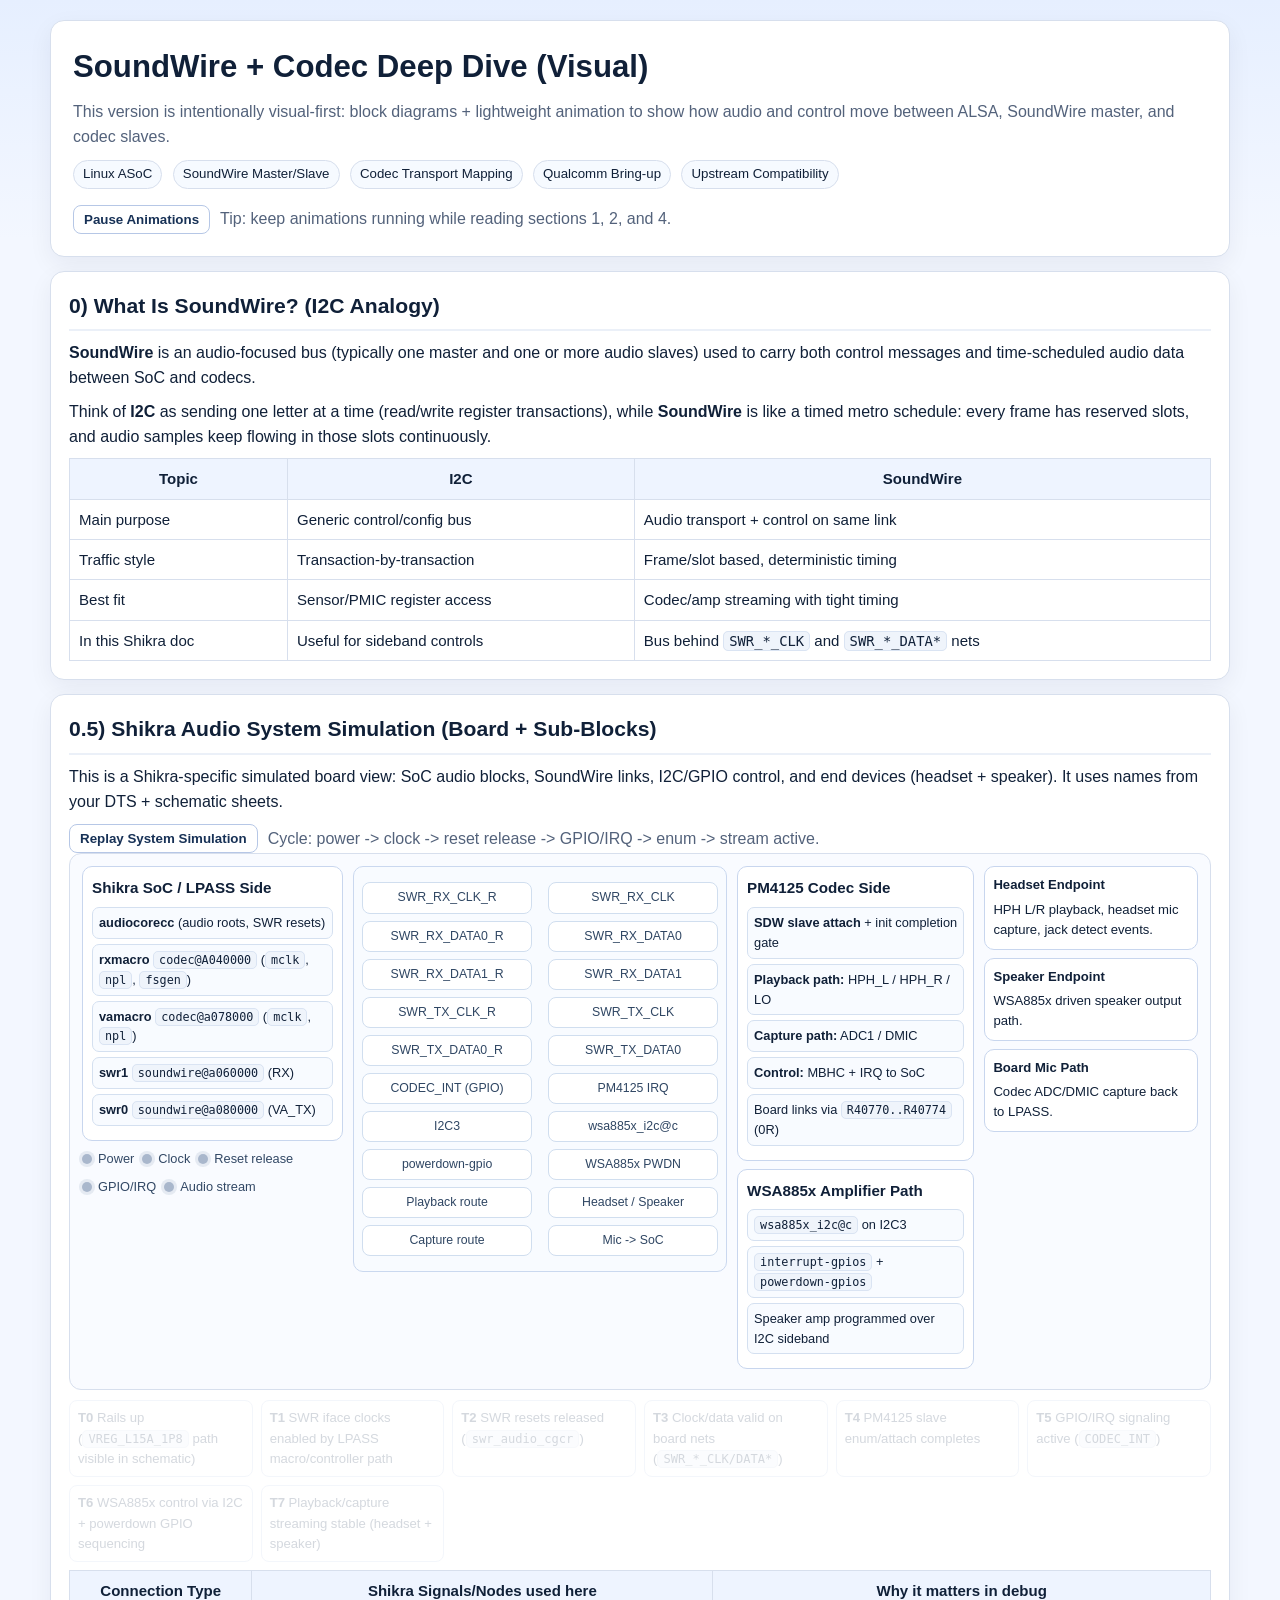
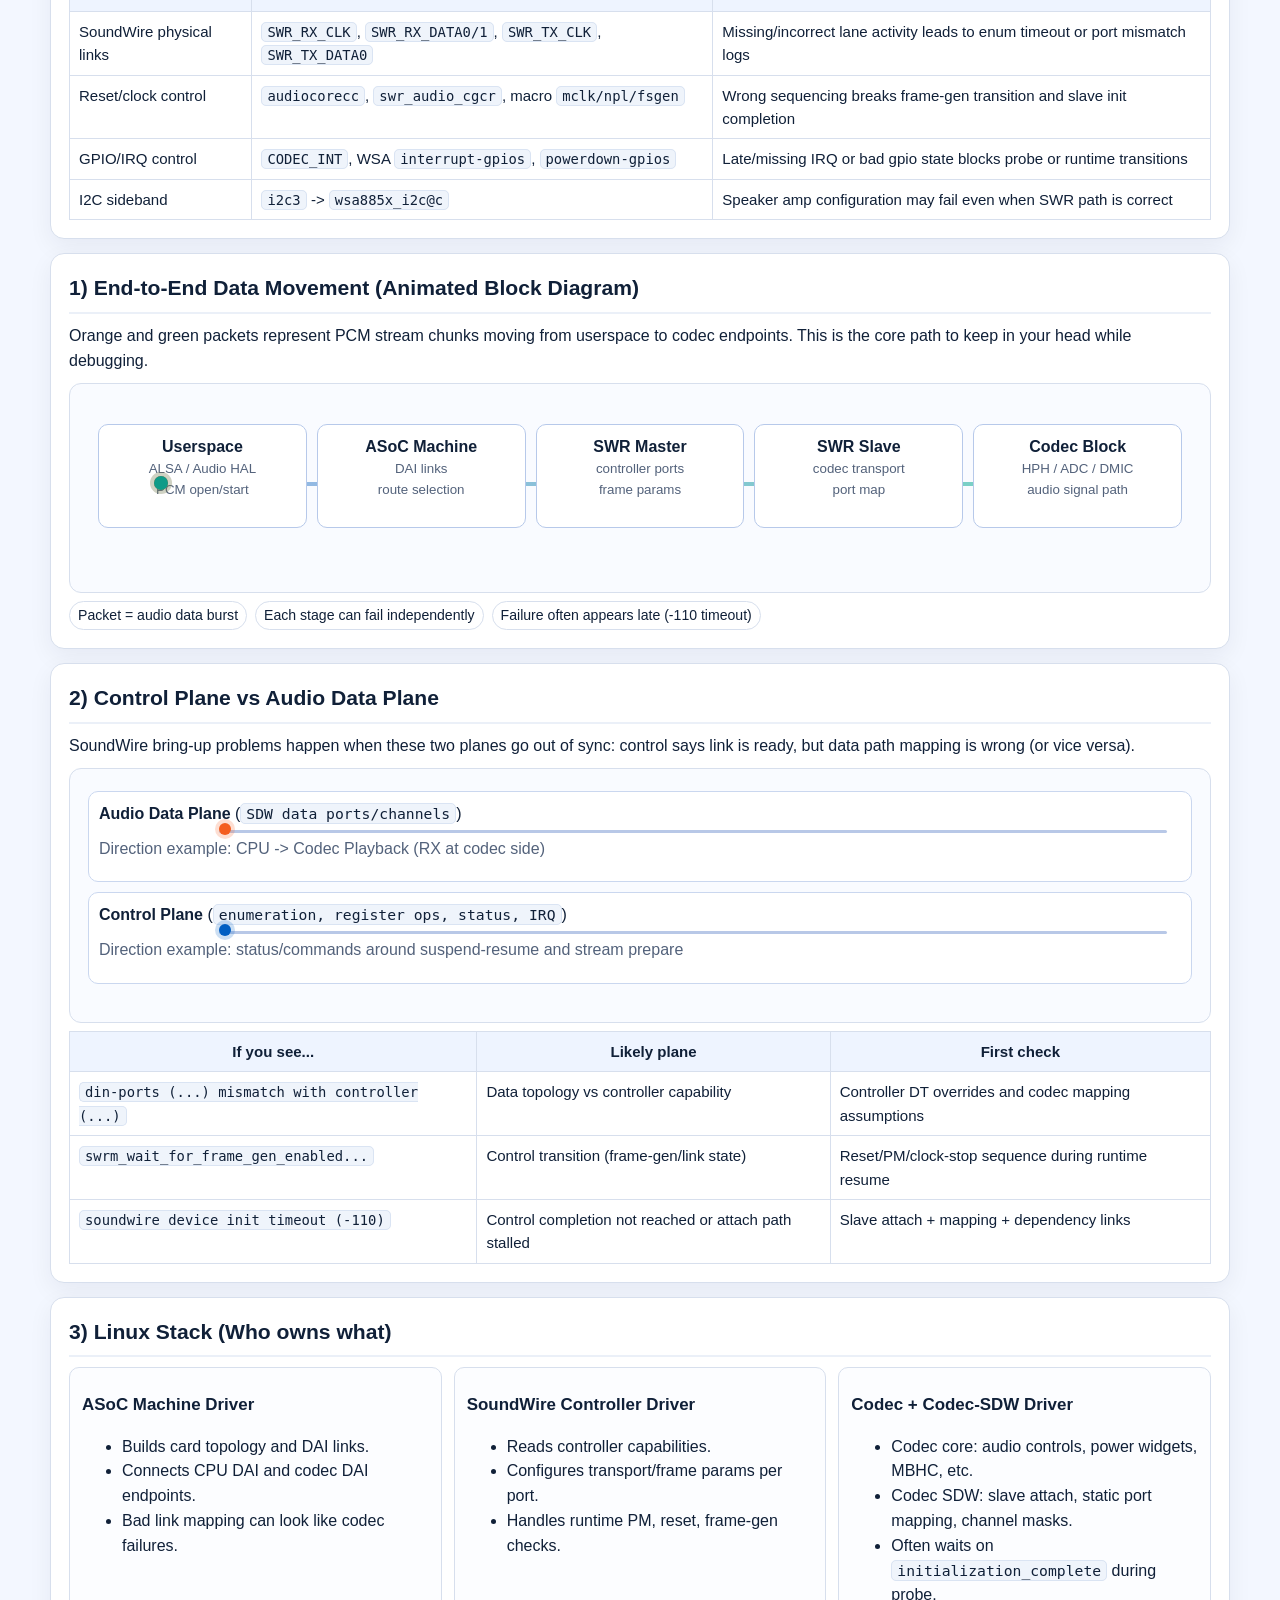
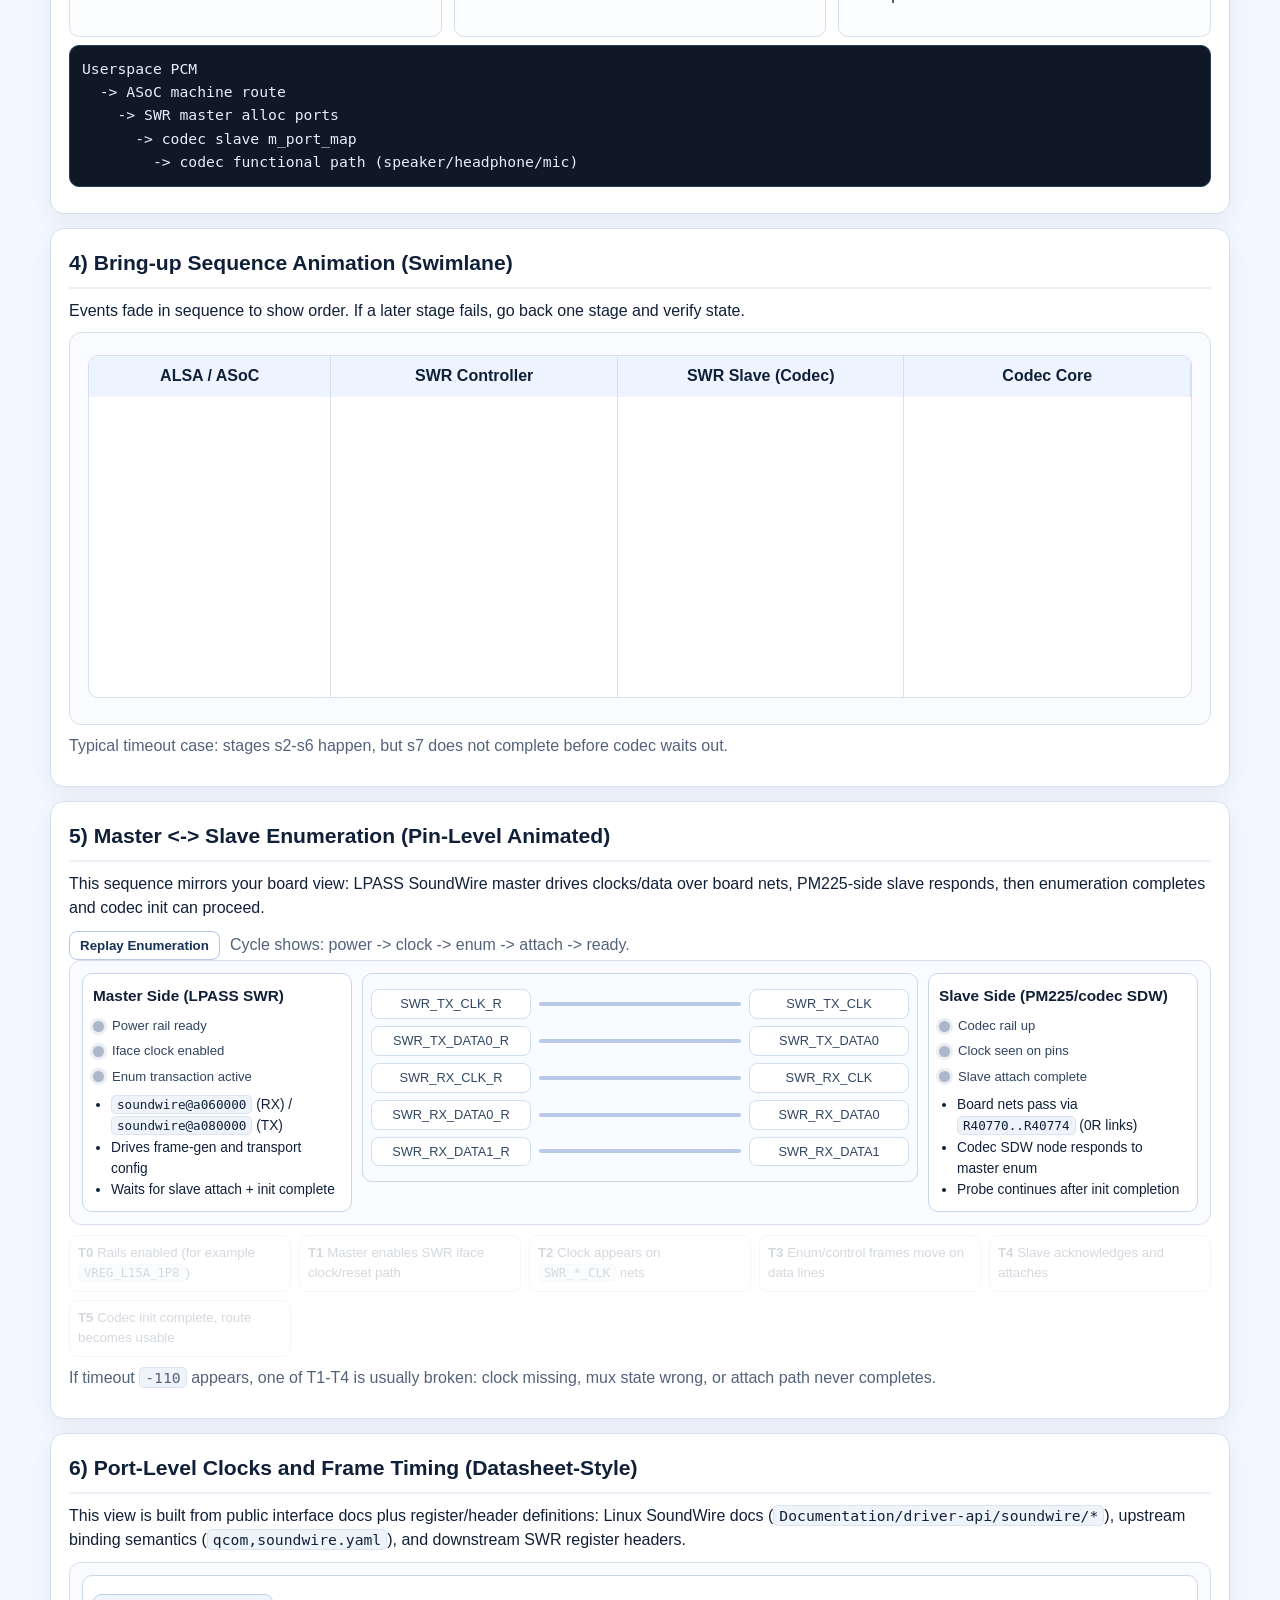
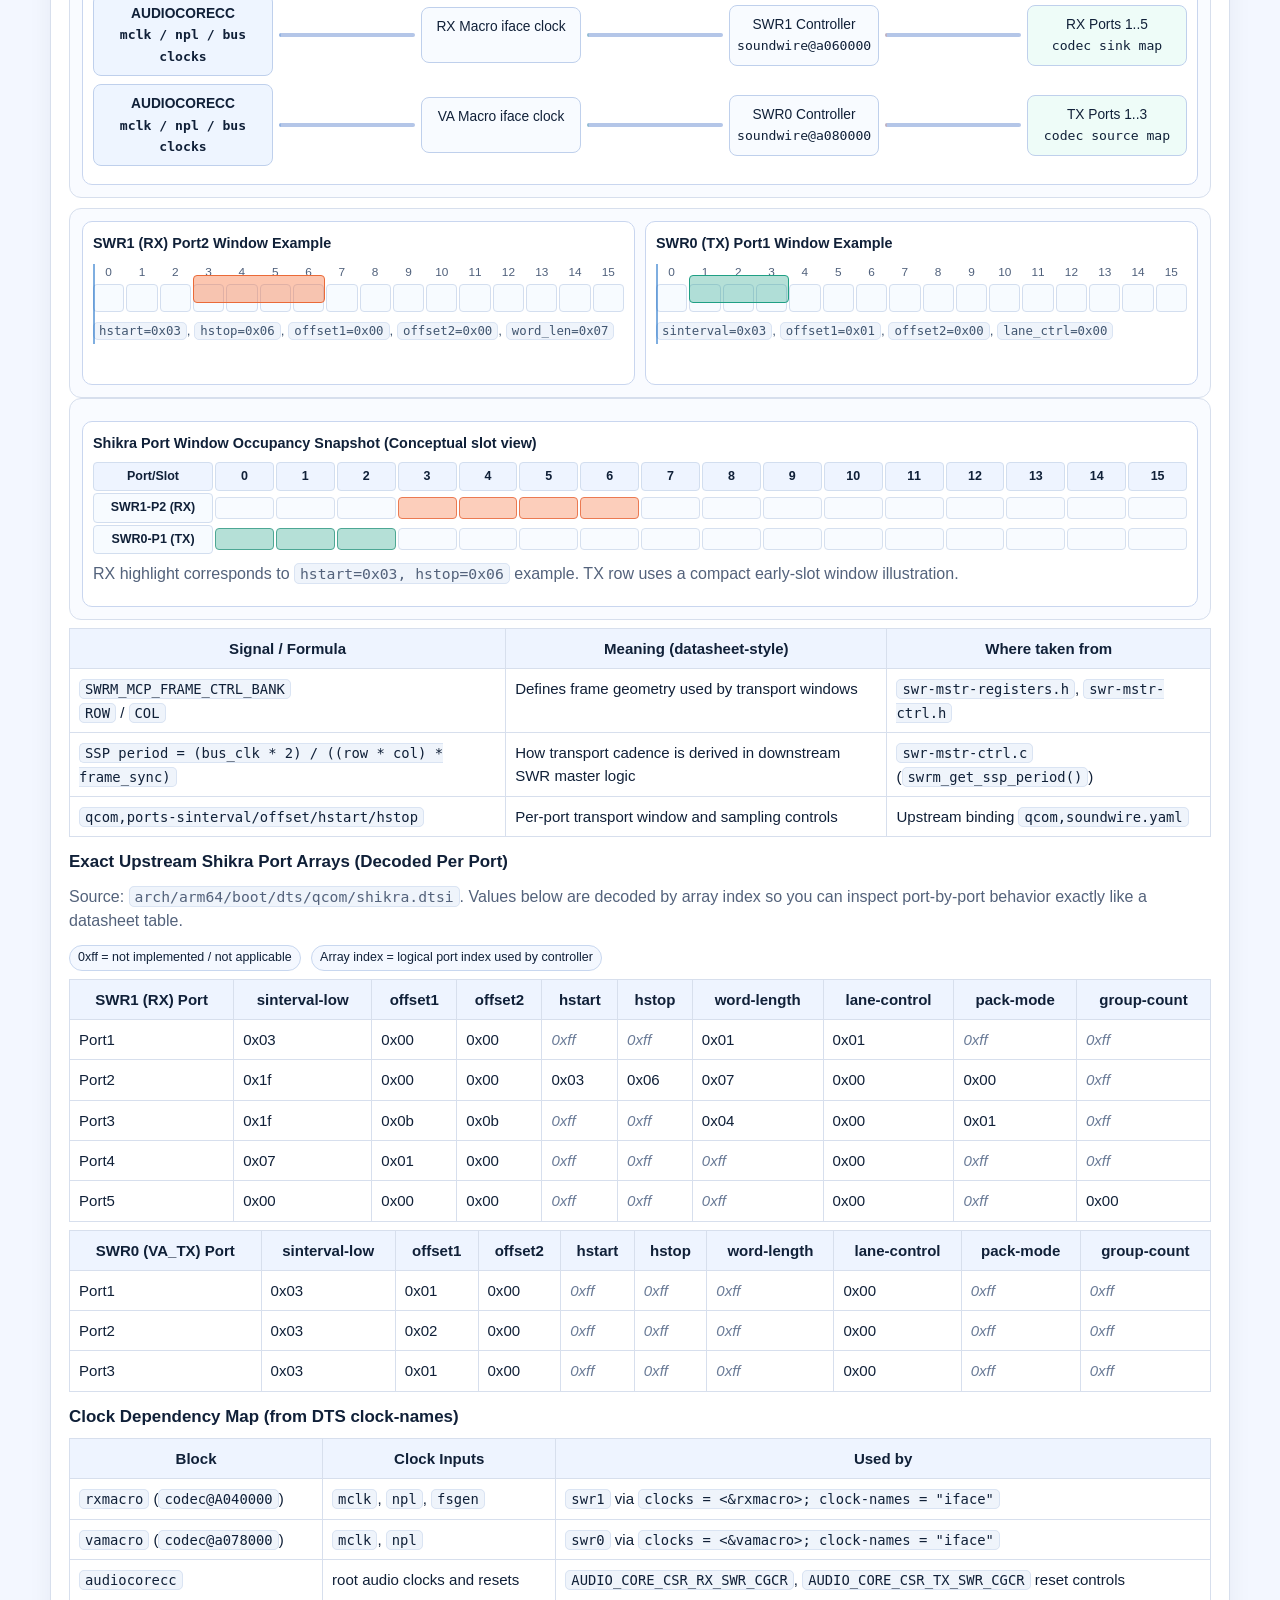
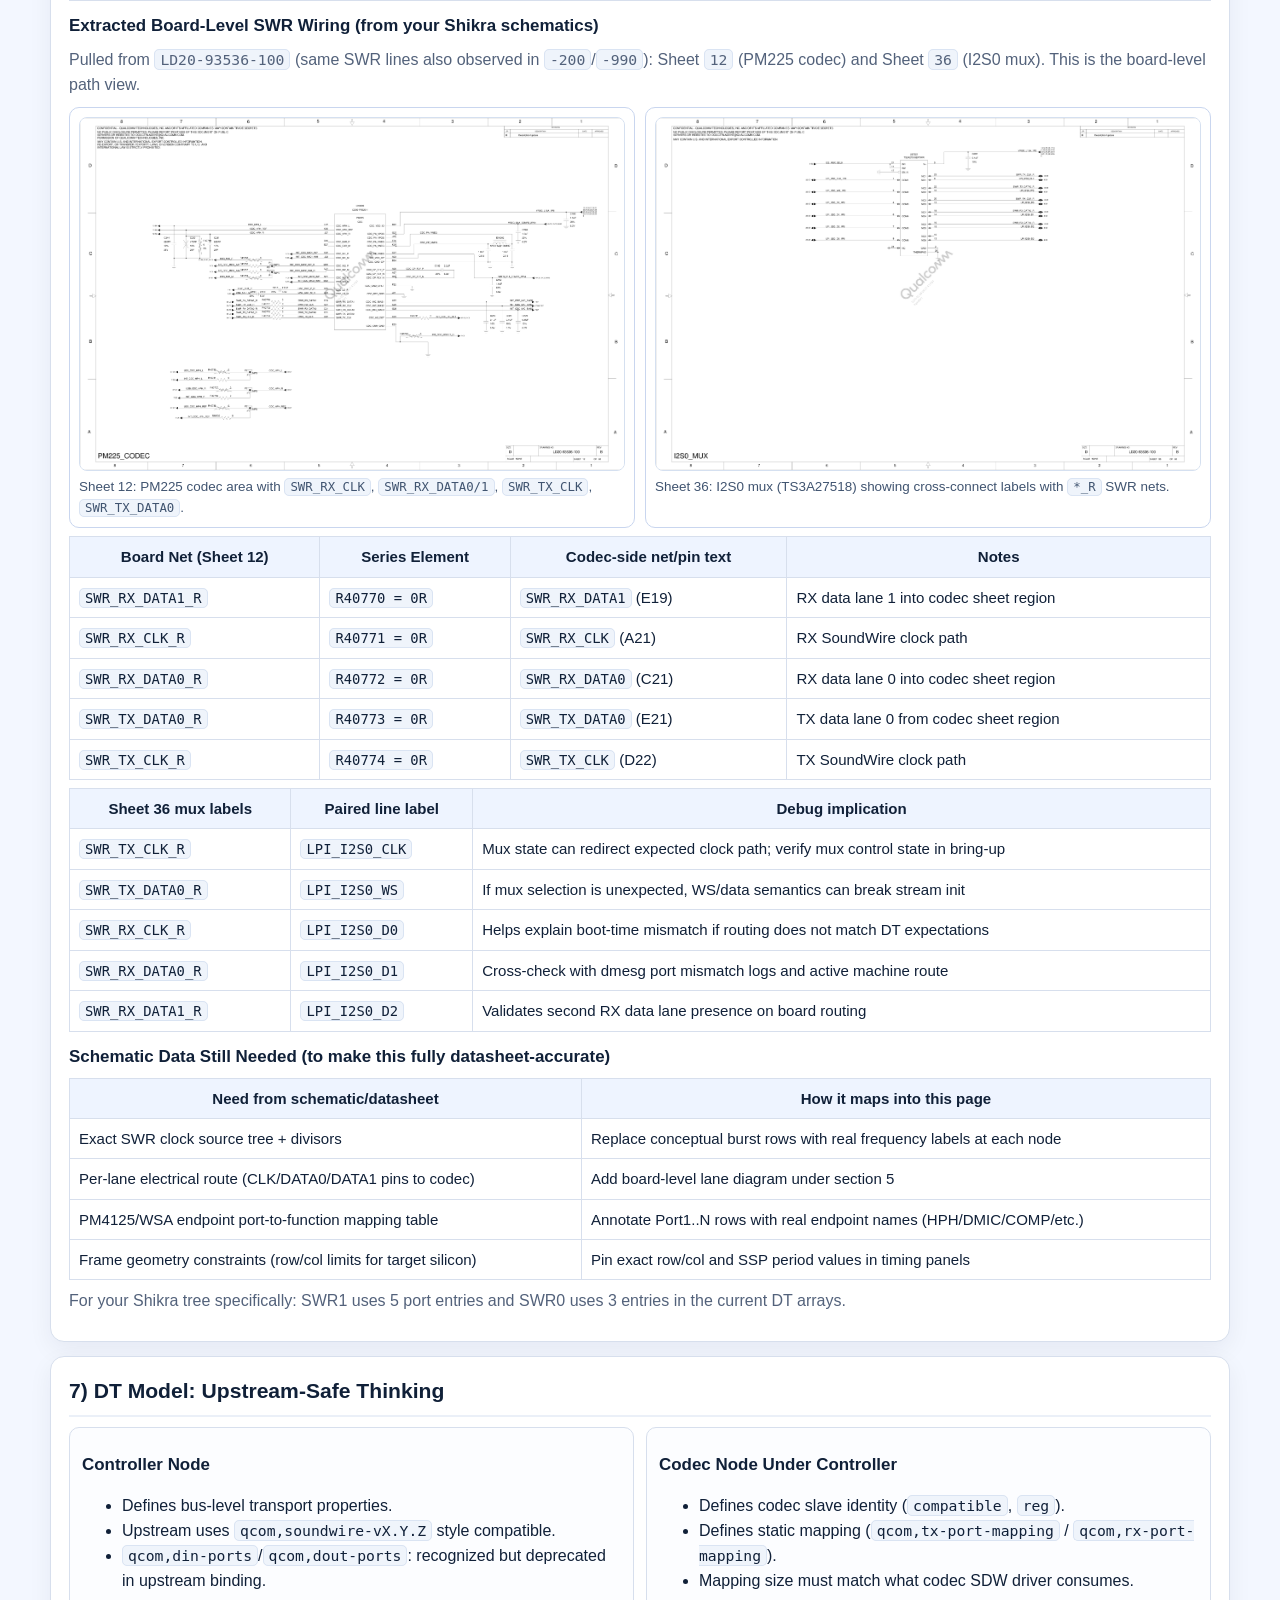
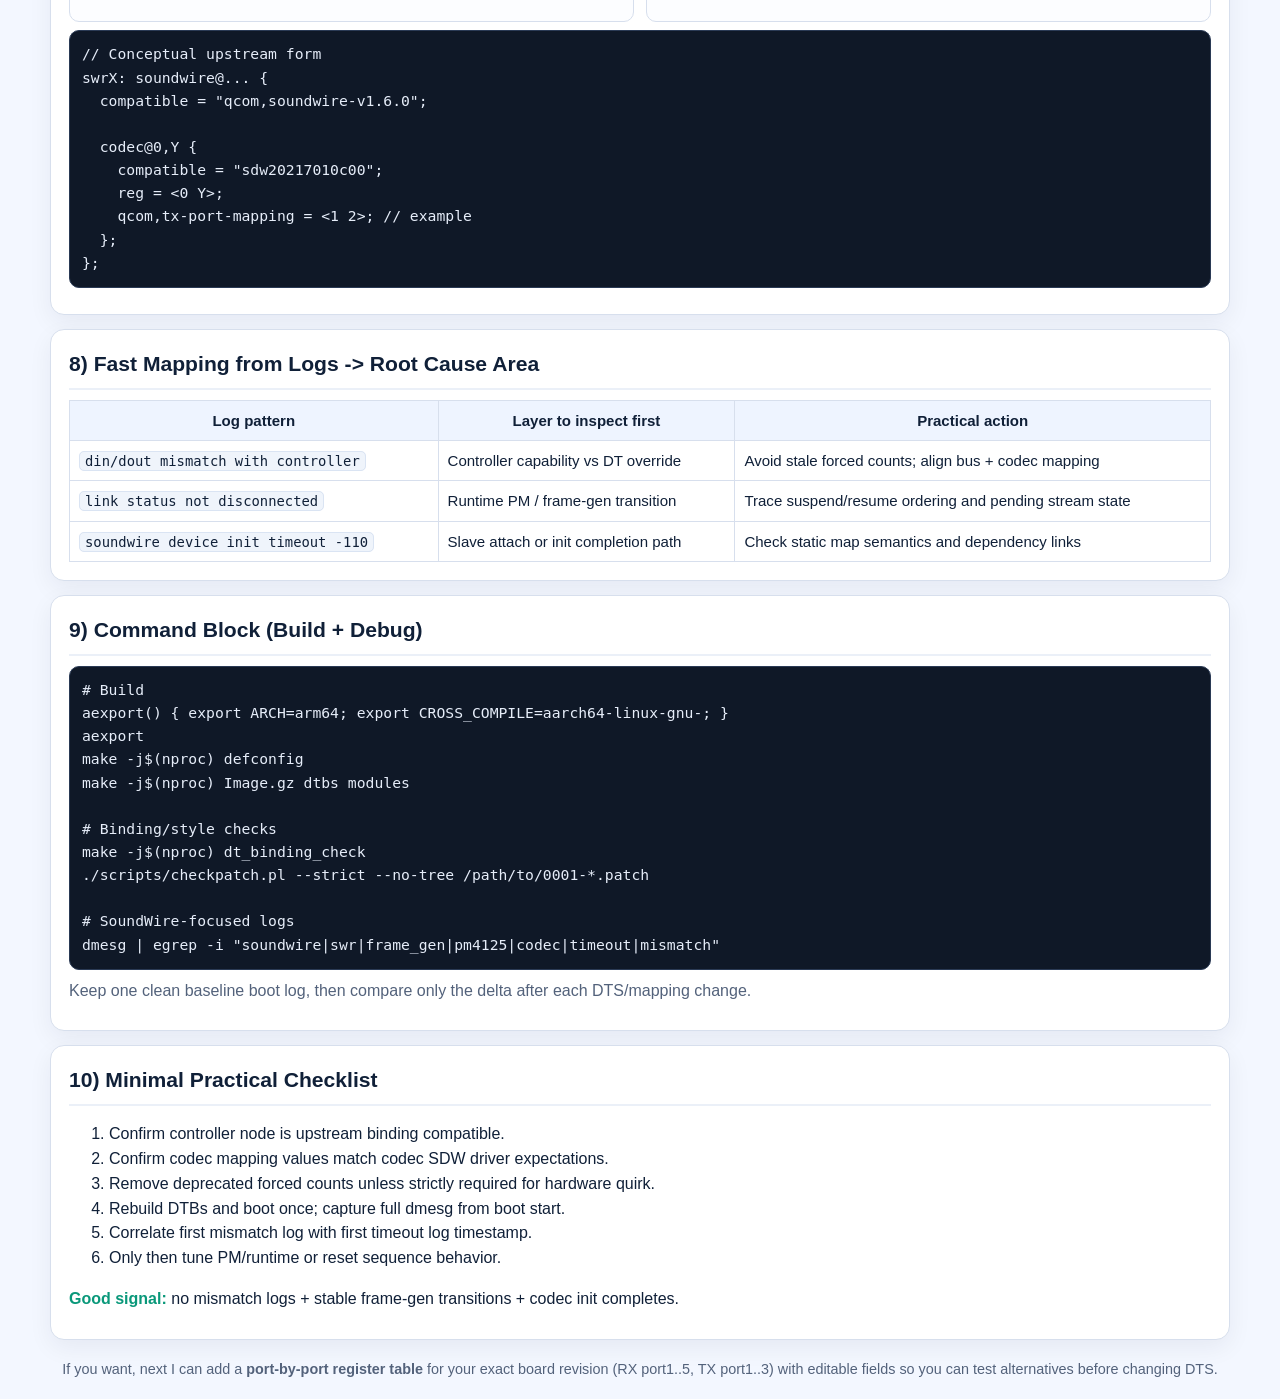
<file: docs/SOUNDWIRE_CODEC_DEEP_DIVE.html>
<!doctype html>
<html lang="en">
<head>
  <meta charset="utf-8" />
  <meta name="viewport" content="width=device-width, initial-scale=1" />
  <title>SoundWire Codec Deep Dive (Visual + Practical)</title>
  <style>
    :root {
      --bg: #f3f7ff;
      --panel: #ffffff;
      --ink: #102038;
      --muted: #53627b;
      --line: #d7dfed;
      --brand: #005ec2;
      --brand2: #0a987a;
      --warn: #b17100;
      --bad: #b62e2e;
      --dark: #0f1827;
      --dark-ink: #e6edf9;
      --pulse: #ff5f1f;
    }
    * { box-sizing: border-box; }
    body {
      margin: 0;
      font-family: "Segoe UI", "Noto Sans", "Liberation Sans", sans-serif;
      color: var(--ink);
      background: linear-gradient(180deg, #e6efff 0%, var(--bg) 240px);
      line-height: 1.55;
    }
    .wrap {
      max-width: 1220px;
      margin: 0 auto;
      padding: 20px;
    }
    .hero, .panel {
      background: var(--panel);
      border: 1px solid var(--line);
      border-radius: 14px;
      box-shadow: 0 8px 24px rgba(9, 23, 48, 0.06);
    }
    .hero {
      padding: 22px;
      margin-bottom: 14px;
    }
    .panel {
      padding: 18px;
      margin-top: 14px;
    }
    h1 { margin: 0 0 8px; font-size: 1.95rem; }
    h2 {
      margin: 0 0 10px;
      font-size: 1.32rem;
      border-bottom: 2px solid #ebf0f8;
      padding-bottom: 7px;
    }
    h3 { margin: 12px 0 8px; font-size: 1.06rem; }
    p { margin: 9px 0; }
    .muted { color: var(--muted); }
    .chips { margin: 10px 0 0; }
    .chip {
      display: inline-block;
      margin: 0 6px 6px 0;
      border: 1px solid var(--line);
      background: #f6faff;
      border-radius: 999px;
      font-size: 0.83rem;
      padding: 3px 9px;
    }
    .toolbar {
      margin-top: 10px;
      display: flex;
      flex-wrap: wrap;
      gap: 10px;
      align-items: center;
    }
    button {
      border: 1px solid #b6c7e6;
      background: #ffffff;
      color: #173156;
      border-radius: 8px;
      padding: 6px 10px;
      cursor: pointer;
      font-weight: 600;
    }
    button:hover { background: #f2f7ff; }

    .grid {
      display: grid;
      grid-template-columns: repeat(auto-fit, minmax(280px, 1fr));
      gap: 12px;
    }
    .card {
      border: 1px solid var(--line);
      background: #fcfdff;
      border-radius: 10px;
      padding: 12px;
    }

    .diagram {
      border: 1px solid var(--line);
      border-radius: 12px;
      background: #f9fbff;
      padding: 12px;
      overflow-x: auto;
    }

    .pipeline {
      min-width: 980px;
      position: relative;
      padding: 28px 16px 52px;
    }
    .pipeline .line {
      position: absolute;
      left: 72px;
      right: 72px;
      top: 86px;
      height: 4px;
      background: linear-gradient(90deg, #98b4ea 0%, #75d5bf 100%);
      border-radius: 99px;
    }
    .stage-row {
      display: grid;
      grid-template-columns: repeat(5, 1fr);
      gap: 10px;
      position: relative;
      z-index: 2;
    }
    .stage {
      border: 1px solid #b7c9ea;
      background: #ffffff;
      border-radius: 10px;
      padding: 10px;
      min-height: 104px;
      text-align: center;
    }
    .stage small { color: var(--muted); display: block; }
    .packet {
      position: absolute;
      top: 80px;
      left: 72px;
      width: 14px;
      height: 14px;
      border-radius: 50%;
      background: var(--pulse);
      box-shadow: 0 0 0 4px rgba(255, 95, 31, 0.2);
      animation: flowPacket 8s linear infinite;
      z-index: 3;
    }
    .packet.p2 {
      animation-delay: 2.7s;
      background: #0f9b88;
      box-shadow: 0 0 0 4px rgba(15, 155, 136, 0.2);
    }
    @keyframes flowPacket {
      0%   { left: 72px; opacity: 0; }
      5%   { opacity: 1; }
      90%  { opacity: 1; }
      100% { left: calc(100% - 86px); opacity: 0; }
    }

    .lanes {
      min-width: 980px;
      position: relative;
      padding: 10px 6px 16px;
    }
    .lane {
      position: relative;
      border: 1px solid #cad7ef;
      border-radius: 10px;
      background: #fff;
      padding: 10px 10px 20px;
      margin-bottom: 10px;
      min-height: 80px;
    }
    .lane .track {
      position: absolute;
      left: 130px;
      right: 24px;
      top: 38px;
      height: 3px;
      border-radius: 99px;
      background: #b8c8e7;
    }
    .lane .token {
      position: absolute;
      top: 31px;
      left: 130px;
      width: 12px;
      height: 12px;
      border-radius: 50%;
      z-index: 3;
    }
    .lane.audio .token {
      background: #f45d1f;
      box-shadow: 0 0 0 4px rgba(244, 93, 31, 0.2);
      animation: tokenRight 6s linear infinite;
    }
    .lane.ctrl .token {
      background: #005ec2;
      box-shadow: 0 0 0 4px rgba(0, 94, 194, 0.2);
      animation: tokenLeft 5.2s linear infinite;
    }
    @keyframes tokenRight {
      0% { left: 130px; opacity: 0; }
      8% { opacity: 1; }
      100% { left: calc(100% - 38px); opacity: 0; }
    }
    @keyframes tokenLeft {
      0% { left: calc(100% - 38px); opacity: 0; }
      8% { opacity: 1; }
      100% { left: 130px; opacity: 0; }
    }

    .sequence {
      min-width: 980px;
      position: relative;
      padding: 10px 6px 14px;
    }
    .swim {
      display: grid;
      grid-template-columns: 22% 26% 26% 26%;
      border: 1px solid var(--line);
      border-radius: 10px;
      overflow: hidden;
      background: #fff;
    }
    .swim .head {
      background: #eef4ff;
      border-right: 1px solid var(--line);
      padding: 8px;
      font-weight: 700;
      text-align: center;
    }
    .swim .head:last-child { border-right: 0; }
    .swim .col {
      border-right: 1px solid var(--line);
      min-height: 300px;
      position: relative;
      padding: 12px 8px;
    }
    .swim .col:last-child { border-right: 0; }
    .evt {
      position: relative;
      margin-bottom: 8px;
      border: 1px solid #c2d2ec;
      border-radius: 8px;
      background: #f8fbff;
      padding: 6px 7px;
      font-size: 0.9rem;
      opacity: 0;
      animation: stepFade 12s linear infinite;
    }
    .evt.s1 { animation-delay: 0.2s; }
    .evt.s2 { animation-delay: 1.4s; }
    .evt.s3 { animation-delay: 2.8s; }
    .evt.s4 { animation-delay: 4.2s; }
    .evt.s5 { animation-delay: 5.6s; }
    .evt.s6 { animation-delay: 7.0s; }
    .evt.s7 { animation-delay: 8.4s; }
    .evt.s8 { animation-delay: 9.8s; }
    @keyframes stepFade {
      0% { opacity: 0; transform: translateY(4px); }
      8% { opacity: 1; transform: translateY(0); }
      20% { opacity: 1; }
      27% { opacity: 0; }
      100% { opacity: 0; }
    }

    .clk-sheet {
      min-width: 1020px;
      border: 1px solid #c9d6ef;
      border-radius: 10px;
      background: #fff;
      padding: 10px;
    }
    .clk-row {
      display: grid;
      grid-template-columns: 180px 1fr 160px 1fr 150px 1fr 160px;
      gap: 6px;
      align-items: center;
      margin: 8px 0;
    }
    .clk-node {
      border: 1px solid #bfd0ec;
      border-radius: 8px;
      padding: 8px 7px;
      text-align: center;
      font-size: 0.86rem;
      background: #f8fbff;
      min-height: 56px;
    }
    .clk-node.src { background: #eef5ff; font-weight: 700; }
    .clk-node.sink { background: #eefcf8; }
    .clk-track {
      position: relative;
      height: 4px;
      border-radius: 99px;
      background: #b4c6e8;
      overflow: hidden;
    }
    .clk-burst {
      position: absolute;
      top: -4px;
      left: -16px;
      width: 14px;
      height: 14px;
      border-radius: 50%;
      background: var(--brand);
      box-shadow: 0 0 0 4px rgba(0, 94, 194, 0.2);
      animation: clkBurst 4.6s linear infinite;
    }
    .clk-burst.d2 { animation-delay: 0.9s; background: #0a987a; box-shadow: 0 0 0 4px rgba(10, 152, 122, 0.2); }
    .clk-burst.d3 { animation-delay: 1.8s; background: #f45d1f; box-shadow: 0 0 0 4px rgba(244, 93, 31, 0.2); }
    @keyframes clkBurst {
      0% { left: -14px; opacity: 0; }
      8% { opacity: 1; }
      100% { left: calc(100% + 14px); opacity: 0; }
    }

    .frame-sheet {
      min-width: 1020px;
      display: grid;
      grid-template-columns: 1fr 1fr;
      gap: 10px;
    }
    .frame-grid {
      position: relative;
      border: 1px solid #c9d6ef;
      border-radius: 10px;
      background: #fff;
      padding: 10px 10px 42px;
      overflow: hidden;
    }
    .frame-title {
      font-weight: 700;
      margin-bottom: 8px;
      font-size: 0.9rem;
    }
    .slot-index {
      display: grid;
      grid-template-columns: repeat(16, 1fr);
      gap: 2px;
      margin-bottom: 3px;
      font-size: 0.74rem;
      color: #4f607b;
      text-align: center;
    }
    .slot-grid {
      display: grid;
      grid-template-columns: repeat(16, 1fr);
      gap: 2px;
      position: relative;
      z-index: 1;
    }
    .slot {
      border: 1px solid #d3deef;
      background: #f7fbff;
      height: 28px;
      border-radius: 4px;
    }
    .window-bar {
      position: absolute;
      top: 53px;
      height: 28px;
      border-radius: 4px;
      background: rgba(245, 93, 31, 0.35);
      border: 1px solid #ea6a38;
      z-index: 2;
      pointer-events: none;
    }
    .scanline {
      position: absolute;
      top: 42px;
      bottom: 40px;
      width: 2px;
      background: rgba(0, 94, 194, 0.5);
      left: 10px;
      z-index: 3;
      animation: scanSlots 6s linear infinite;
    }
    @keyframes scanSlots {
      0% { left: 10px; opacity: 0; }
      8% { opacity: 1; }
      100% { left: calc(100% - 10px); opacity: 0; }
    }
    .meta-line {
      margin-top: 9px;
      font-size: 0.84rem;
      color: #415670;
    }
    .port-matrix {
      min-width: 1020px;
      border: 1px solid #c9d6ef;
      border-radius: 10px;
      background: #fff;
      padding: 10px;
      margin-top: 10px;
    }
    .matrix-title {
      font-weight: 700;
      margin-bottom: 8px;
      font-size: 0.9rem;
    }
    .matrix-grid {
      display: grid;
      grid-template-columns: 120px repeat(16, minmax(22px, 1fr));
      gap: 2px;
      font-size: 0.78rem;
      text-align: center;
      align-items: center;
    }
    .matrix-grid .head {
      background: #eef4ff;
      border: 1px solid #d2deef;
      border-radius: 4px;
      padding: 4px 2px;
      font-weight: 600;
    }
    .matrix-grid .port {
      background: #f7fbff;
      border: 1px solid #d2deef;
      border-radius: 4px;
      padding: 4px 2px;
      font-weight: 600;
    }
    .matrix-grid .cell {
      height: 22px;
      border: 1px solid #d6e0ef;
      border-radius: 4px;
      background: #f8fbff;
    }
    .matrix-grid .cell.on-rx {
      background: rgba(244, 93, 31, 0.30);
      border-color: #eb7a52;
    }
    .matrix-grid .cell.on-tx {
      background: rgba(10, 152, 122, 0.30);
      border-color: #4da794;
    }
    .mono-small {
      font-family: "DejaVu Sans Mono", "Consolas", monospace;
      font-size: 0.82rem;
    }
    .pill {
      display: inline-block;
      border: 1px solid #c8d7ef;
      border-radius: 999px;
      background: #f4f8ff;
      font-size: 0.78rem;
      padding: 2px 8px;
      margin-right: 6px;
    }
    .na {
      color: #6a7b97;
      font-style: italic;
    }
    .schem-grid {
      display: grid;
      grid-template-columns: repeat(auto-fit, minmax(320px, 1fr));
      gap: 10px;
      margin-top: 8px;
    }
    .schem-card {
      border: 1px solid #c9d6ef;
      border-radius: 10px;
      background: #fff;
      padding: 9px;
    }
    .schem-card img {
      width: 100%;
      height: auto;
      border: 1px solid #d5e0f0;
      border-radius: 8px;
      display: block;
    }
    .schem-cap {
      margin-top: 6px;
      font-size: 0.84rem;
      color: #405470;
    }
    .enum-board {
      min-width: 1020px;
      display: grid;
      grid-template-columns: 270px 1fr 270px;
      gap: 10px;
      align-items: start;
    }
    .enum-chip {
      border: 1px solid #c7d6ee;
      border-radius: 10px;
      background: #ffffff;
      padding: 10px;
    }
    .enum-chip h3 {
      margin: 0 0 8px;
      font-size: 0.96rem;
    }
    .enum-chip ul {
      margin: 7px 0 0 18px;
      padding: 0;
      font-size: 0.86rem;
    }
    .enum-leds {
      display: grid;
      gap: 5px;
      margin-top: 6px;
    }
    .enum-led-row {
      display: flex;
      align-items: center;
      gap: 8px;
      font-size: 0.82rem;
      color: #304460;
    }
    .enum-led {
      width: 11px;
      height: 11px;
      border-radius: 50%;
      background: #adb7ca;
      box-shadow: 0 0 0 3px rgba(173, 183, 202, 0.25);
      animation: enumLedBoot 12s linear infinite;
    }
    .enum-led.clk {
      animation-name: enumLedClock;
    }
    .enum-led.enum {
      animation-name: enumLedEnum;
    }
    @keyframes enumLedBoot {
      0%, 8% { background: #adb7ca; box-shadow: 0 0 0 3px rgba(173, 183, 202, 0.25); }
      10%, 100% { background: #0a987a; box-shadow: 0 0 0 4px rgba(10, 152, 122, 0.25); }
    }
    @keyframes enumLedClock {
      0%, 24% { background: #adb7ca; box-shadow: 0 0 0 3px rgba(173, 183, 202, 0.25); }
      26%, 100% { background: #005ec2; box-shadow: 0 0 0 4px rgba(0, 94, 194, 0.22); }
    }
    @keyframes enumLedEnum {
      0%, 48% { background: #adb7ca; box-shadow: 0 0 0 3px rgba(173, 183, 202, 0.25); }
      50%, 100% { background: #f45d1f; box-shadow: 0 0 0 4px rgba(244, 93, 31, 0.22); }
    }
    .enum-bus {
      border: 1px solid #cad7ee;
      border-radius: 10px;
      background: #f8fbff;
      padding: 8px;
    }
    .enum-row {
      display: grid;
      grid-template-columns: 160px 1fr 160px;
      align-items: center;
      gap: 8px;
      margin: 7px 0;
    }
    .enum-net {
      font-size: 0.8rem;
      color: #304663;
      text-align: center;
      border: 1px solid #d1deef;
      border-radius: 8px;
      background: #ffffff;
      padding: 4px 6px;
    }
    .enum-wire {
      position: relative;
      height: 4px;
      border-radius: 999px;
      background: #b8c8e7;
      overflow: hidden;
    }
    .enum-pulse {
      position: absolute;
      top: -4px;
      left: -16px;
      width: 12px;
      height: 12px;
      border-radius: 50%;
      background: #005ec2;
      box-shadow: 0 0 0 4px rgba(0, 94, 194, 0.2);
      animation: enumPulseFwd 12s linear infinite;
    }
    .enum-pulse.rev {
      left: calc(100% + 14px);
      background: #f45d1f;
      box-shadow: 0 0 0 4px rgba(244, 93, 31, 0.2);
      animation-name: enumPulseRev;
    }
    .enum-pulse.clk {
      background: #0a987a;
      box-shadow: 0 0 0 4px rgba(10, 152, 122, 0.2);
      animation-delay: 2.3s;
    }
    .enum-pulse.data {
      animation-delay: 4.9s;
    }
    .enum-pulse.ack {
      animation-delay: 7.4s;
    }
    @keyframes enumPulseFwd {
      0%, 16% { left: -14px; opacity: 0; }
      18%, 26% { opacity: 1; }
      30% { left: calc(100% + 14px); opacity: 0; }
      100% { left: calc(100% + 14px); opacity: 0; }
    }
    @keyframes enumPulseRev {
      0%, 16% { left: calc(100% + 14px); opacity: 0; }
      18%, 26% { opacity: 1; }
      30% { left: -14px; opacity: 0; }
      100% { left: -14px; opacity: 0; }
    }
    .enum-steps {
      margin-top: 10px;
      display: grid;
      grid-template-columns: repeat(auto-fit, minmax(190px, 1fr));
      gap: 8px;
    }
    .enum-step {
      border: 1px solid #c8d6ee;
      border-radius: 8px;
      background: #ffffff;
      padding: 7px 8px;
      font-size: 0.83rem;
      color: #2d425f;
      opacity: 0.2;
      animation: enumStepFlash 12s linear infinite;
    }
    .enum-step.s1 { animation-delay: 0.2s; }
    .enum-step.s2 { animation-delay: 2.0s; }
    .enum-step.s3 { animation-delay: 3.8s; }
    .enum-step.s4 { animation-delay: 5.6s; }
    .enum-step.s5 { animation-delay: 7.4s; }
    .enum-step.s6 { animation-delay: 9.2s; }
    @keyframes enumStepFlash {
      0%, 4% { opacity: 0.2; transform: translateY(0); }
      8%, 14% { opacity: 1; transform: translateY(-2px); }
      22%, 100% { opacity: 0.2; transform: translateY(0); }
    }
    .sys-sim {
      min-width: 1080px;
      display: grid;
      grid-template-columns: 1.1fr 1.3fr 1fr 0.9fr;
      gap: 10px;
      align-items: start;
    }
    .sys-box {
      border: 1px solid #c8d6ee;
      border-radius: 10px;
      background: #ffffff;
      padding: 9px;
      margin-bottom: 8px;
    }
    .sys-box h3 {
      margin: 0 0 7px;
      font-size: 0.95rem;
    }
    .sys-sub {
      border: 1px solid #d4e0f0;
      border-radius: 7px;
      background: #f8fbff;
      padding: 5px 6px;
      margin-bottom: 5px;
      font-size: 0.8rem;
    }
    .sys-status {
      display: flex;
      flex-wrap: wrap;
      gap: 8px;
      font-size: 0.8rem;
      color: #324865;
      margin-top: 4px;
    }
    .sys-status span {
      display: inline-flex;
      align-items: center;
      gap: 6px;
    }
    .sys-dot {
      width: 10px;
      height: 10px;
      border-radius: 50%;
      background: #a9b7cc;
      box-shadow: 0 0 0 3px rgba(169, 183, 204, 0.25);
      animation: sysDotPwr 14s linear infinite;
    }
    .sys-dot.clk { animation-name: sysDotClk; }
    .sys-dot.rst { animation-name: sysDotRst; }
    .sys-dot.gpio { animation-name: sysDotGpio; }
    .sys-dot.stream { animation-name: sysDotStream; }
    @keyframes sysDotPwr {
      0%, 8% { background: #a9b7cc; box-shadow: 0 0 0 3px rgba(169, 183, 204, 0.25); }
      10%, 100% { background: #0a987a; box-shadow: 0 0 0 4px rgba(10, 152, 122, 0.22); }
    }
    @keyframes sysDotClk {
      0%, 21% { background: #a9b7cc; box-shadow: 0 0 0 3px rgba(169, 183, 204, 0.25); }
      23%, 100% { background: #005ec2; box-shadow: 0 0 0 4px rgba(0, 94, 194, 0.22); }
    }
    @keyframes sysDotRst {
      0%, 34% { background: #a9b7cc; box-shadow: 0 0 0 3px rgba(169, 183, 204, 0.25); }
      36%, 100% { background: #f2a400; box-shadow: 0 0 0 4px rgba(242, 164, 0, 0.22); }
    }
    @keyframes sysDotGpio {
      0%, 46% { background: #a9b7cc; box-shadow: 0 0 0 3px rgba(169, 183, 204, 0.25); }
      48%, 100% { background: #7a4fb3; box-shadow: 0 0 0 4px rgba(122, 79, 179, 0.22); }
    }
    @keyframes sysDotStream {
      0%, 62% { background: #a9b7cc; box-shadow: 0 0 0 3px rgba(169, 183, 204, 0.25); }
      64%, 100% { background: #f45d1f; box-shadow: 0 0 0 4px rgba(244, 93, 31, 0.22); }
    }
    .sys-mid {
      border: 1px solid #cad8ef;
      border-radius: 10px;
      background: #f8fbff;
      padding: 8px;
    }
    .sys-row {
      display: grid;
      grid-template-columns: 170px 1fr 170px;
      align-items: center;
      gap: 8px;
      margin: 7px 0;
    }
    .sys-net {
      border: 1px solid #d0deef;
      border-radius: 8px;
      background: #ffffff;
      font-size: 0.77rem;
      color: #2f4663;
      text-align: center;
      padding: 5px 6px;
    }
    .sys-wire {
      position: relative;
      height: 4px;
      border-radius: 99px;
      background: #b8c8e7;
      overflow: hidden;
    }
    .sys-wire.sig-clock { background: linear-gradient(90deg, #8abfba, #72b4e9); }
    .sys-wire.sig-data { background: linear-gradient(90deg, #f6b694, #f9d2b8); }
    .sys-wire.sig-gpio { background: linear-gradient(90deg, #bca0df, #d7c8ef); }
    .sys-wire.sig-i2c { background: linear-gradient(90deg, #9dd0be, #cae6dd); }
    .sys-wire.sig-audio { background: linear-gradient(90deg, #f48e5d, #fbc09f); }
    .sys-flow {
      position: absolute;
      top: -4px;
      left: -14px;
      width: 12px;
      height: 12px;
      border-radius: 50%;
      background: #005ec2;
      box-shadow: 0 0 0 4px rgba(0, 94, 194, 0.2);
      animation: sysFlowFwd 14s linear infinite;
    }
    .sys-flow.rev {
      left: calc(100% + 14px);
      background: #f45d1f;
      box-shadow: 0 0 0 4px rgba(244, 93, 31, 0.2);
      animation-name: sysFlowRev;
    }
    .sys-flow.f2 { animation-delay: 2.8s; }
    .sys-flow.f3 { animation-delay: 5.6s; }
    .sys-flow.f4 { animation-delay: 8.4s; }
    @keyframes sysFlowFwd {
      0%, 14% { left: -14px; opacity: 0; }
      16%, 23% { opacity: 1; }
      28% { left: calc(100% + 14px); opacity: 0; }
      100% { left: calc(100% + 14px); opacity: 0; }
    }
    @keyframes sysFlowRev {
      0%, 14% { left: calc(100% + 14px); opacity: 0; }
      16%, 23% { opacity: 1; }
      28% { left: -14px; opacity: 0; }
      100% { left: -14px; opacity: 0; }
    }
    .sys-endpoint {
      border: 1px solid #c8d6ee;
      border-radius: 10px;
      background: #ffffff;
      padding: 8px;
      margin-bottom: 8px;
      font-size: 0.82rem;
    }
    .sys-endpoint strong {
      display: block;
      margin-bottom: 4px;
    }
    .sys-steps {
      margin-top: 10px;
      display: grid;
      grid-template-columns: repeat(auto-fit, minmax(180px, 1fr));
      gap: 8px;
    }
    .sys-step {
      border: 1px solid #c8d6ee;
      border-radius: 8px;
      background: #ffffff;
      padding: 7px 8px;
      font-size: 0.82rem;
      color: #2e4361;
      opacity: 0.2;
      animation: sysStepFlash 14s linear infinite;
    }
    .sys-step.t1 { animation-delay: 0.3s; }
    .sys-step.t2 { animation-delay: 2.0s; }
    .sys-step.t3 { animation-delay: 3.7s; }
    .sys-step.t4 { animation-delay: 5.4s; }
    .sys-step.t5 { animation-delay: 7.1s; }
    .sys-step.t6 { animation-delay: 8.8s; }
    .sys-step.t7 { animation-delay: 10.5s; }
    .sys-step.t8 { animation-delay: 12.2s; }
    @keyframes sysStepFlash {
      0%, 4% { opacity: 0.2; transform: translateY(0); }
      8%, 14% { opacity: 1; transform: translateY(-2px); }
      22%, 100% { opacity: 0.2; transform: translateY(0); }
    }

    code {
      font-family: "DejaVu Sans Mono", "Consolas", monospace;
      background: #eff4fb;
      border: 1px solid #dae4f3;
      border-radius: 5px;
      padding: 1px 5px;
      font-size: 0.92em;
    }
    pre {
      margin: 8px 0;
      background: var(--dark);
      color: var(--dark-ink);
      border: 1px solid #2a3a55;
      border-radius: 10px;
      padding: 12px;
      overflow-x: auto;
    }
    pre code {
      border: 0;
      background: transparent;
      color: inherit;
      padding: 0;
    }

    table {
      width: 100%;
      border-collapse: collapse;
      margin-top: 8px;
      font-size: 0.94rem;
    }
    th, td {
      border: 1px solid var(--line);
      padding: 8px 9px;
      vertical-align: top;
    }
    th { background: #eef4ff; }

    .ok { color: var(--brand2); font-weight: 700; }
    .warn { color: var(--warn); font-weight: 700; }
    .bad { color: var(--bad); font-weight: 700; }

    .legend {
      display: flex;
      flex-wrap: wrap;
      gap: 8px;
      margin-top: 8px;
      font-size: 0.88rem;
    }
    .legend span {
      border: 1px solid var(--line);
      border-radius: 999px;
      background: #fff;
      padding: 3px 8px;
    }

    .footer {
      text-align: center;
      color: var(--muted);
      font-size: 0.9rem;
      margin: 18px 0 8px;
    }

    body.paused .packet,
    body.paused .lane .token,
    body.paused .evt,
    body.paused .enum-led,
    body.paused .enum-pulse,
    body.paused .enum-step,
    body.paused .sys-dot,
    body.paused .sys-flow,
    body.paused .sys-step {
      animation-play-state: paused !important;
    }
  </style>
</head>
<body>
  <div class="wrap">
    <section class="hero">
      <h1>SoundWire + Codec Deep Dive (Visual)</h1>
      <p class="muted">
        This version is intentionally visual-first: block diagrams + lightweight animation to show
        how audio and control move between ALSA, SoundWire master, and codec slaves.
      </p>
      <div class="chips">
        <span class="chip">Linux ASoC</span>
        <span class="chip">SoundWire Master/Slave</span>
        <span class="chip">Codec Transport Mapping</span>
        <span class="chip">Qualcomm Bring-up</span>
        <span class="chip">Upstream Compatibility</span>
      </div>
      <div class="toolbar">
        <button id="toggleAnim">Pause Animations</button>
        <span class="muted">Tip: keep animations running while reading sections 1, 2, and 4.</span>
      </div>
    </section>

    <section class="panel">
      <h2>0) What Is SoundWire? (I2C Analogy)</h2>
      <p>
        <strong>SoundWire</strong> is an audio-focused bus (typically one master and one or more audio slaves)
        used to carry both control messages and time-scheduled audio data between SoC and codecs.
      </p>
      <p>
        Think of <strong>I2C</strong> as sending one letter at a time (read/write register transactions),
        while <strong>SoundWire</strong> is like a timed metro schedule: every frame has reserved slots, and
        audio samples keep flowing in those slots continuously.
      </p>
      <table>
        <thead>
          <tr><th>Topic</th><th>I2C</th><th>SoundWire</th></tr>
        </thead>
        <tbody>
          <tr>
            <td>Main purpose</td>
            <td>Generic control/config bus</td>
            <td>Audio transport + control on same link</td>
          </tr>
          <tr>
            <td>Traffic style</td>
            <td>Transaction-by-transaction</td>
            <td>Frame/slot based, deterministic timing</td>
          </tr>
          <tr>
            <td>Best fit</td>
            <td>Sensor/PMIC register access</td>
            <td>Codec/amp streaming with tight timing</td>
          </tr>
          <tr>
            <td>In this Shikra doc</td>
            <td>Useful for sideband controls</td>
            <td>Bus behind <code>SWR_*_CLK</code> and <code>SWR_*_DATA*</code> nets</td>
          </tr>
        </tbody>
      </table>
    </section>

    <section class="panel">
      <h2>0.5) Shikra Audio System Simulation (Board + Sub-Blocks)</h2>
      <p>
        This is a Shikra-specific simulated board view: SoC audio blocks, SoundWire links, I2C/GPIO control,
        and end devices (headset + speaker). It uses names from your DTS + schematic sheets.
      </p>
      <div class="toolbar">
        <button id="replaySystem">Replay System Simulation</button>
        <span class="muted">Cycle: power -> clock -> reset release -> GPIO/IRQ -> enum -> stream active.</span>
      </div>
      <div class="diagram">
        <div class="sys-sim">
          <div>
            <div class="sys-box">
              <h3>Shikra SoC / LPASS Side</h3>
              <div class="sys-sub"><strong>audiocorecc</strong> (audio roots, SWR resets)</div>
              <div class="sys-sub"><strong>rxmacro</strong> <code>codec@A040000</code> (<code>mclk</code>, <code>npl</code>, <code>fsgen</code>)</div>
              <div class="sys-sub"><strong>vamacro</strong> <code>codec@a078000</code> (<code>mclk</code>, <code>npl</code>)</div>
              <div class="sys-sub"><strong>swr1</strong> <code>soundwire@a060000</code> (RX)</div>
              <div class="sys-sub"><strong>swr0</strong> <code>soundwire@a080000</code> (VA_TX)</div>
            </div>
            <div class="sys-status">
              <span><i class="sys-dot"></i>Power</span>
              <span><i class="sys-dot clk"></i>Clock</span>
              <span><i class="sys-dot rst"></i>Reset release</span>
              <span><i class="sys-dot gpio"></i>GPIO/IRQ</span>
              <span><i class="sys-dot stream"></i>Audio stream</span>
            </div>
          </div>

          <div class="sys-mid">
            <div class="sys-row">
              <span class="sys-net">SWR_RX_CLK_R</span>
              <div class="sys-wire sig-clock"><span class="sys-flow f1"></span><span class="sys-flow f3 rev"></span></div>
              <span class="sys-net">SWR_RX_CLK</span>
            </div>
            <div class="sys-row">
              <span class="sys-net">SWR_RX_DATA0_R</span>
              <div class="sys-wire sig-data"><span class="sys-flow f2"></span><span class="sys-flow f4 rev"></span></div>
              <span class="sys-net">SWR_RX_DATA0</span>
            </div>
            <div class="sys-row">
              <span class="sys-net">SWR_RX_DATA1_R</span>
              <div class="sys-wire sig-data"><span class="sys-flow f3"></span><span class="sys-flow f2 rev"></span></div>
              <span class="sys-net">SWR_RX_DATA1</span>
            </div>
            <div class="sys-row">
              <span class="sys-net">SWR_TX_CLK_R</span>
              <div class="sys-wire sig-clock"><span class="sys-flow f1"></span><span class="sys-flow f3 rev"></span></div>
              <span class="sys-net">SWR_TX_CLK</span>
            </div>
            <div class="sys-row">
              <span class="sys-net">SWR_TX_DATA0_R</span>
              <div class="sys-wire sig-data"><span class="sys-flow f2"></span><span class="sys-flow f4 rev"></span></div>
              <span class="sys-net">SWR_TX_DATA0</span>
            </div>
            <div class="sys-row">
              <span class="sys-net">CODEC_INT (GPIO)</span>
              <div class="sys-wire sig-gpio"><span class="sys-flow f3 rev"></span></div>
              <span class="sys-net">PM4125 IRQ</span>
            </div>
            <div class="sys-row">
              <span class="sys-net">I2C3</span>
              <div class="sys-wire sig-i2c"><span class="sys-flow f1"></span><span class="sys-flow f2 rev"></span></div>
              <span class="sys-net">wsa885x_i2c@c</span>
            </div>
            <div class="sys-row">
              <span class="sys-net">powerdown-gpio</span>
              <div class="sys-wire sig-gpio"><span class="sys-flow f4"></span></div>
              <span class="sys-net">WSA885x PWDN</span>
            </div>
            <div class="sys-row">
              <span class="sys-net">Playback route</span>
              <div class="sys-wire sig-audio"><span class="sys-flow f2"></span></div>
              <span class="sys-net">Headset / Speaker</span>
            </div>
            <div class="sys-row">
              <span class="sys-net">Capture route</span>
              <div class="sys-wire sig-audio"><span class="sys-flow f4 rev"></span></div>
              <span class="sys-net">Mic -> SoC</span>
            </div>
          </div>

          <div>
            <div class="sys-box">
              <h3>PM4125 Codec Side</h3>
              <div class="sys-sub"><strong>SDW slave attach</strong> + init completion gate</div>
              <div class="sys-sub"><strong>Playback path:</strong> HPH_L / HPH_R / LO</div>
              <div class="sys-sub"><strong>Capture path:</strong> ADC1 / DMIC</div>
              <div class="sys-sub"><strong>Control:</strong> MBHC + IRQ to SoC</div>
              <div class="sys-sub">Board links via <code>R40770..R40774</code> (0R)</div>
            </div>
            <div class="sys-box">
              <h3>WSA885x Amplifier Path</h3>
              <div class="sys-sub"><code>wsa885x_i2c@c</code> on I2C3</div>
              <div class="sys-sub"><code>interrupt-gpios</code> + <code>powerdown-gpios</code></div>
              <div class="sys-sub">Speaker amp programmed over I2C sideband</div>
            </div>
          </div>

          <div>
            <div class="sys-endpoint">
              <strong>Headset Endpoint</strong>
              HPH L/R playback, headset mic capture, jack detect events.
            </div>
            <div class="sys-endpoint">
              <strong>Speaker Endpoint</strong>
              WSA885x driven speaker output path.
            </div>
            <div class="sys-endpoint">
              <strong>Board Mic Path</strong>
              Codec ADC/DMIC capture back to LPASS.
            </div>
          </div>
        </div>
      </div>
      <div class="sys-steps">
        <div class="sys-step t1"><strong>T0</strong> Rails up (<code>VREG_L15A_1P8</code> path visible in schematic)</div>
        <div class="sys-step t2"><strong>T1</strong> SWR iface clocks enabled by LPASS macro/controller path</div>
        <div class="sys-step t3"><strong>T2</strong> SWR resets released (<code>swr_audio_cgcr</code>)</div>
        <div class="sys-step t4"><strong>T3</strong> Clock/data valid on board nets (<code>SWR_*_CLK/DATA*</code>)</div>
        <div class="sys-step t5"><strong>T4</strong> PM4125 slave enum/attach completes</div>
        <div class="sys-step t6"><strong>T5</strong> GPIO/IRQ signaling active (<code>CODEC_INT</code>)</div>
        <div class="sys-step t7"><strong>T6</strong> WSA885x control via I2C + powerdown GPIO sequencing</div>
        <div class="sys-step t8"><strong>T7</strong> Playback/capture streaming stable (headset + speaker)</div>
      </div>
      <table>
        <thead>
          <tr><th>Connection Type</th><th>Shikra Signals/Nodes used here</th><th>Why it matters in debug</th></tr>
        </thead>
        <tbody>
          <tr>
            <td>SoundWire physical links</td>
            <td><code>SWR_RX_CLK</code>, <code>SWR_RX_DATA0/1</code>, <code>SWR_TX_CLK</code>, <code>SWR_TX_DATA0</code></td>
            <td>Missing/incorrect lane activity leads to enum timeout or port mismatch logs</td>
          </tr>
          <tr>
            <td>Reset/clock control</td>
            <td><code>audiocorecc</code>, <code>swr_audio_cgcr</code>, macro <code>mclk/npl/fsgen</code></td>
            <td>Wrong sequencing breaks frame-gen transition and slave init completion</td>
          </tr>
          <tr>
            <td>GPIO/IRQ control</td>
            <td><code>CODEC_INT</code>, WSA <code>interrupt-gpios</code>, <code>powerdown-gpios</code></td>
            <td>Late/missing IRQ or bad gpio state blocks probe or runtime transitions</td>
          </tr>
          <tr>
            <td>I2C sideband</td>
            <td><code>i2c3</code> -> <code>wsa885x_i2c@c</code></td>
            <td>Speaker amp configuration may fail even when SWR path is correct</td>
          </tr>
        </tbody>
      </table>
    </section>

    <section class="panel">
      <h2>1) End-to-End Data Movement (Animated Block Diagram)</h2>
      <p>
        Orange and green packets represent PCM stream chunks moving from userspace to codec endpoints.
        This is the core path to keep in your head while debugging.
      </p>
      <div class="diagram">
        <div class="pipeline">
          <div class="line"></div>
          <div class="packet" aria-hidden="true"></div>
          <div class="packet p2" aria-hidden="true"></div>
          <div class="stage-row">
            <div class="stage"><strong>Userspace</strong><small>ALSA / Audio HAL</small><small>PCM open/start</small></div>
            <div class="stage"><strong>ASoC Machine</strong><small>DAI links</small><small>route selection</small></div>
            <div class="stage"><strong>SWR Master</strong><small>controller ports</small><small>frame params</small></div>
            <div class="stage"><strong>SWR Slave</strong><small>codec transport</small><small>port map</small></div>
            <div class="stage"><strong>Codec Block</strong><small>HPH / ADC / DMIC</small><small>audio signal path</small></div>
          </div>
        </div>
      </div>
      <div class="legend">
        <span>Packet = audio data burst</span>
        <span>Each stage can fail independently</span>
        <span>Failure often appears late (-110 timeout)</span>
      </div>
    </section>

    <section class="panel">
      <h2>2) Control Plane vs Audio Data Plane</h2>
      <p>
        SoundWire bring-up problems happen when these two planes go out of sync: control says link is ready,
        but data path mapping is wrong (or vice versa).
      </p>
      <div class="diagram">
        <div class="lanes">
          <div class="lane audio">
            <strong>Audio Data Plane</strong> (<code>SDW data ports/channels</code>)
            <div class="track"></div>
            <div class="token" aria-hidden="true"></div>
            <p class="muted" style="margin: 10px 0 0 0;">Direction example: CPU -> Codec Playback (RX at codec side)</p>
          </div>
          <div class="lane ctrl">
            <strong>Control Plane</strong> (<code>enumeration, register ops, status, IRQ</code>)
            <div class="track"></div>
            <div class="token" aria-hidden="true"></div>
            <p class="muted" style="margin: 10px 0 0 0;">Direction example: status/commands around suspend-resume and stream prepare</p>
          </div>
        </div>
      </div>
      <table>
        <thead><tr><th>If you see...</th><th>Likely plane</th><th>First check</th></tr></thead>
        <tbody>
          <tr>
            <td><code>din-ports (...) mismatch with controller (...)</code></td>
            <td>Data topology vs controller capability</td>
            <td>Controller DT overrides and codec mapping assumptions</td>
          </tr>
          <tr>
            <td><code>swrm_wait_for_frame_gen_enabled...</code></td>
            <td>Control transition (frame-gen/link state)</td>
            <td>Reset/PM/clock-stop sequence during runtime resume</td>
          </tr>
          <tr>
            <td><code>soundwire device init timeout (-110)</code></td>
            <td>Control completion not reached or attach path stalled</td>
            <td>Slave attach + mapping + dependency links</td>
          </tr>
        </tbody>
      </table>
    </section>

    <section class="panel">
      <h2>3) Linux Stack (Who owns what)</h2>
      <div class="grid">
        <div class="card">
          <h3>ASoC Machine Driver</h3>
          <ul>
            <li>Builds card topology and DAI links.</li>
            <li>Connects CPU DAI and codec DAI endpoints.</li>
            <li>Bad link mapping can look like codec failures.</li>
          </ul>
        </div>
        <div class="card">
          <h3>SoundWire Controller Driver</h3>
          <ul>
            <li>Reads controller capabilities.</li>
            <li>Configures transport/frame params per port.</li>
            <li>Handles runtime PM, reset, frame-gen checks.</li>
          </ul>
        </div>
        <div class="card">
          <h3>Codec + Codec-SDW Driver</h3>
          <ul>
            <li>Codec core: audio controls, power widgets, MBHC, etc.</li>
            <li>Codec SDW: slave attach, static port mapping, channel masks.</li>
            <li>Often waits on <code>initialization_complete</code> during probe.</li>
          </ul>
        </div>
      </div>
      <pre><code>Userspace PCM
  -> ASoC machine route
    -> SWR master alloc ports
      -> codec slave m_port_map
        -> codec functional path (speaker/headphone/mic)</code></pre>
    </section>

    <section class="panel">
      <h2>4) Bring-up Sequence Animation (Swimlane)</h2>
      <p>
        Events fade in sequence to show order. If a later stage fails, go back one stage and verify state.
      </p>
      <div class="diagram">
        <div class="sequence">
          <div class="swim">
            <div class="head">ALSA / ASoC</div>
            <div class="head">SWR Controller</div>
            <div class="head">SWR Slave (Codec)</div>
            <div class="head">Codec Core</div>

            <div class="col">
              <div class="evt s1">Open PCM stream</div>
              <div class="evt s5">Trigger hw_params</div>
            </div>
            <div class="col">
              <div class="evt s2">Read COMP params</div>
              <div class="evt s3">Apply frame/port config</div>
              <div class="evt s6">Enable frame-gen</div>
            </div>
            <div class="col">
              <div class="evt s4">Slave attach + map ports</div>
              <div class="evt s7">Signal init complete</div>
            </div>
            <div class="col">
              <div class="evt s8">Codec probe continues</div>
              <div class="evt s8">Route ready for audio</div>
            </div>
          </div>
        </div>
      </div>
      <p class="muted">
        Typical timeout case: stages s2-s6 happen, but s7 does not complete before codec waits out.
      </p>
    </section>

    <section class="panel">
      <h2>5) Master <-> Slave Enumeration (Pin-Level Animated)</h2>
      <p>
        This sequence mirrors your board view: LPASS SoundWire master drives clocks/data over board nets,
        PM225-side slave responds, then enumeration completes and codec init can proceed.
      </p>
      <div class="toolbar">
        <button id="replayEnum">Replay Enumeration</button>
        <span class="muted">Cycle shows: power -> clock -> enum -> attach -> ready.</span>
      </div>
      <div class="diagram">
        <div class="enum-board">
          <div class="enum-chip">
            <h3>Master Side (LPASS SWR)</h3>
            <div class="enum-leds">
              <div class="enum-led-row"><span class="enum-led"></span><span>Power rail ready</span></div>
              <div class="enum-led-row"><span class="enum-led clk"></span><span>Iface clock enabled</span></div>
              <div class="enum-led-row"><span class="enum-led enum"></span><span>Enum transaction active</span></div>
            </div>
            <ul>
              <li><code>soundwire@a060000</code> (RX) / <code>soundwire@a080000</code> (TX)</li>
              <li>Drives frame-gen and transport config</li>
              <li>Waits for slave attach + init complete</li>
            </ul>
          </div>
          <div class="enum-bus">
            <div class="enum-row">
              <span class="enum-net">SWR_TX_CLK_R</span>
              <div class="enum-wire">
                <span class="enum-pulse clk"></span>
                <span class="enum-pulse ack rev"></span>
              </div>
              <span class="enum-net">SWR_TX_CLK</span>
            </div>
            <div class="enum-row">
              <span class="enum-net">SWR_TX_DATA0_R</span>
              <div class="enum-wire">
                <span class="enum-pulse data"></span>
                <span class="enum-pulse ack rev"></span>
              </div>
              <span class="enum-net">SWR_TX_DATA0</span>
            </div>
            <div class="enum-row">
              <span class="enum-net">SWR_RX_CLK_R</span>
              <div class="enum-wire">
                <span class="enum-pulse clk"></span>
                <span class="enum-pulse ack rev"></span>
              </div>
              <span class="enum-net">SWR_RX_CLK</span>
            </div>
            <div class="enum-row">
              <span class="enum-net">SWR_RX_DATA0_R</span>
              <div class="enum-wire">
                <span class="enum-pulse data"></span>
                <span class="enum-pulse ack rev"></span>
              </div>
              <span class="enum-net">SWR_RX_DATA0</span>
            </div>
            <div class="enum-row">
              <span class="enum-net">SWR_RX_DATA1_R</span>
              <div class="enum-wire">
                <span class="enum-pulse data"></span>
                <span class="enum-pulse ack rev"></span>
              </div>
              <span class="enum-net">SWR_RX_DATA1</span>
            </div>
          </div>
          <div class="enum-chip">
            <h3>Slave Side (PM225/codec SDW)</h3>
            <div class="enum-leds">
              <div class="enum-led-row"><span class="enum-led"></span><span>Codec rail up</span></div>
              <div class="enum-led-row"><span class="enum-led clk"></span><span>Clock seen on pins</span></div>
              <div class="enum-led-row"><span class="enum-led enum"></span><span>Slave attach complete</span></div>
            </div>
            <ul>
              <li>Board nets pass via <code>R40770..R40774</code> (0R links)</li>
              <li>Codec SDW node responds to master enum</li>
              <li>Probe continues after init completion</li>
            </ul>
          </div>
        </div>
      </div>
      <div class="enum-steps">
        <div class="enum-step s1"><strong>T0</strong> Rails enabled (for example <code>VREG_L15A_1P8</code>)</div>
        <div class="enum-step s2"><strong>T1</strong> Master enables SWR iface clock/reset path</div>
        <div class="enum-step s3"><strong>T2</strong> Clock appears on <code>SWR_*_CLK</code> nets</div>
        <div class="enum-step s4"><strong>T3</strong> Enum/control frames move on data lines</div>
        <div class="enum-step s5"><strong>T4</strong> Slave acknowledges and attaches</div>
        <div class="enum-step s6"><strong>T5</strong> Codec init complete, route becomes usable</div>
      </div>
      <p class="muted">
        If timeout <code>-110</code> appears, one of T1-T4 is usually broken: clock missing, mux state wrong,
        or attach path never completes.
      </p>
    </section>

    <section class="panel">
      <h2>6) Port-Level Clocks and Frame Timing (Datasheet-Style)</h2>
      <p>
        This view is built from public interface docs plus register/header definitions:
        Linux SoundWire docs (<code>Documentation/driver-api/soundwire/*</code>),
        upstream binding semantics (<code>qcom,soundwire.yaml</code>), and downstream SWR register headers.
      </p>
      <div class="diagram">
        <div class="clk-sheet">
          <div class="clk-row">
            <div class="clk-node src">AUDIOCORECC<br><span class="mono-small">mclk / npl / bus clocks</span></div>
            <div class="clk-track"><div class="clk-burst"></div></div>
            <div class="clk-node">RX Macro iface clock</div>
            <div class="clk-track"><div class="clk-burst d2"></div></div>
            <div class="clk-node">SWR1 Controller<br><span class="mono-small">soundwire@a060000</span></div>
            <div class="clk-track"><div class="clk-burst d3"></div></div>
            <div class="clk-node sink">RX Ports 1..5<br><span class="mono-small">codec sink map</span></div>
          </div>
          <div class="clk-row">
            <div class="clk-node src">AUDIOCORECC<br><span class="mono-small">mclk / npl / bus clocks</span></div>
            <div class="clk-track"><div class="clk-burst"></div></div>
            <div class="clk-node">VA Macro iface clock</div>
            <div class="clk-track"><div class="clk-burst d2"></div></div>
            <div class="clk-node">SWR0 Controller<br><span class="mono-small">soundwire@a080000</span></div>
            <div class="clk-track"><div class="clk-burst d3"></div></div>
            <div class="clk-node sink">TX Ports 1..3<br><span class="mono-small">codec source map</span></div>
          </div>
        </div>
      </div>

      <div class="diagram" style="margin-top:10px;">
        <div class="frame-sheet">
          <div class="frame-grid">
            <div class="scanline"></div>
            <div class="frame-title">SWR1 (RX) Port2 Window Example</div>
            <div class="slot-index">
              <span>0</span><span>1</span><span>2</span><span>3</span><span>4</span><span>5</span><span>6</span><span>7</span>
              <span>8</span><span>9</span><span>10</span><span>11</span><span>12</span><span>13</span><span>14</span><span>15</span>
            </div>
            <div class="slot-grid">
              <span class="slot"></span><span class="slot"></span><span class="slot"></span><span class="slot"></span>
              <span class="slot"></span><span class="slot"></span><span class="slot"></span><span class="slot"></span>
              <span class="slot"></span><span class="slot"></span><span class="slot"></span><span class="slot"></span>
              <span class="slot"></span><span class="slot"></span><span class="slot"></span><span class="slot"></span>
            </div>
            <div class="window-bar" style="left: calc(10px + (100% - 20px) * 0.1875); width: calc((100% - 20px) * 0.25);"></div>
            <div class="meta-line">
              <code>hstart=0x03</code>, <code>hstop=0x06</code>, <code>offset1=0x00</code>, <code>offset2=0x00</code>, <code>word_len=0x07</code>
            </div>
          </div>
          <div class="frame-grid">
            <div class="scanline"></div>
            <div class="frame-title">SWR0 (TX) Port1 Window Example</div>
            <div class="slot-index">
              <span>0</span><span>1</span><span>2</span><span>3</span><span>4</span><span>5</span><span>6</span><span>7</span>
              <span>8</span><span>9</span><span>10</span><span>11</span><span>12</span><span>13</span><span>14</span><span>15</span>
            </div>
            <div class="slot-grid">
              <span class="slot"></span><span class="slot"></span><span class="slot"></span><span class="slot"></span>
              <span class="slot"></span><span class="slot"></span><span class="slot"></span><span class="slot"></span>
              <span class="slot"></span><span class="slot"></span><span class="slot"></span><span class="slot"></span>
              <span class="slot"></span><span class="slot"></span><span class="slot"></span><span class="slot"></span>
            </div>
            <div class="window-bar" style="left: calc(10px + (100% - 20px) * 0.0625); width: calc((100% - 20px) * 0.1875); background: rgba(10, 152, 122, 0.30); border-color: #1f9f84;"></div>
            <div class="meta-line">
              <code>sinterval=0x03</code>, <code>offset1=0x01</code>, <code>offset2=0x00</code>, <code>lane_ctrl=0x00</code>
            </div>
          </div>
        </div>
      </div>
      <div class="diagram">
        <div class="port-matrix">
          <div class="matrix-title">Shikra Port Window Occupancy Snapshot (Conceptual slot view)</div>
          <div class="matrix-grid">
            <div class="head">Port/Slot</div>
            <div class="head">0</div><div class="head">1</div><div class="head">2</div><div class="head">3</div>
            <div class="head">4</div><div class="head">5</div><div class="head">6</div><div class="head">7</div>
            <div class="head">8</div><div class="head">9</div><div class="head">10</div><div class="head">11</div>
            <div class="head">12</div><div class="head">13</div><div class="head">14</div><div class="head">15</div>

            <div class="port">SWR1-P2 (RX)</div>
            <div class="cell"></div><div class="cell"></div><div class="cell"></div><div class="cell on-rx"></div>
            <div class="cell on-rx"></div><div class="cell on-rx"></div><div class="cell on-rx"></div><div class="cell"></div>
            <div class="cell"></div><div class="cell"></div><div class="cell"></div><div class="cell"></div>
            <div class="cell"></div><div class="cell"></div><div class="cell"></div><div class="cell"></div>

            <div class="port">SWR0-P1 (TX)</div>
            <div class="cell on-tx"></div><div class="cell on-tx"></div><div class="cell on-tx"></div><div class="cell"></div>
            <div class="cell"></div><div class="cell"></div><div class="cell"></div><div class="cell"></div>
            <div class="cell"></div><div class="cell"></div><div class="cell"></div><div class="cell"></div>
            <div class="cell"></div><div class="cell"></div><div class="cell"></div><div class="cell"></div>
          </div>
          <p class="muted" style="margin-top:8px;">
            RX highlight corresponds to <code>hstart=0x03, hstop=0x06</code> example. TX row uses a compact early-slot window illustration.
          </p>
        </div>
      </div>

      <table>
        <thead>
          <tr><th>Signal / Formula</th><th>Meaning (datasheet-style)</th><th>Where taken from</th></tr>
        </thead>
        <tbody>
          <tr>
            <td><code>SWRM_MCP_FRAME_CTRL_BANK</code><br><code>ROW</code> / <code>COL</code></td>
            <td>Defines frame geometry used by transport windows</td>
            <td><code>swr-mstr-registers.h</code>, <code>swr-mstr-ctrl.h</code></td>
          </tr>
          <tr>
            <td><code>SSP period = (bus_clk * 2) / ((row * col) * frame_sync)</code></td>
            <td>How transport cadence is derived in downstream SWR master logic</td>
            <td><code>swr-mstr-ctrl.c</code> (<code>swrm_get_ssp_period()</code>)</td>
          </tr>
          <tr>
            <td><code>qcom,ports-sinterval/offset/hstart/hstop</code></td>
            <td>Per-port transport window and sampling controls</td>
            <td>Upstream binding <code>qcom,soundwire.yaml</code></td>
          </tr>
        </tbody>
      </table>
      <h3>Exact Upstream Shikra Port Arrays (Decoded Per Port)</h3>
      <p class="muted">
        Source: <code>arch/arm64/boot/dts/qcom/shikra.dtsi</code>. Values below are decoded by array index
        so you can inspect port-by-port behavior exactly like a datasheet table.
      </p>
      <div class="chips">
        <span class="pill">0xff = not implemented / not applicable</span>
        <span class="pill">Array index = logical port index used by controller</span>
      </div>
      <table>
        <thead>
          <tr>
            <th>SWR1 (RX) Port</th>
            <th>sinterval-low</th>
            <th>offset1</th>
            <th>offset2</th>
            <th>hstart</th>
            <th>hstop</th>
            <th>word-length</th>
            <th>lane-control</th>
            <th>pack-mode</th>
            <th>group-count</th>
          </tr>
        </thead>
        <tbody>
          <tr><td>Port1</td><td>0x03</td><td>0x00</td><td>0x00</td><td class="na">0xff</td><td class="na">0xff</td><td>0x01</td><td>0x01</td><td class="na">0xff</td><td class="na">0xff</td></tr>
          <tr><td>Port2</td><td>0x1f</td><td>0x00</td><td>0x00</td><td>0x03</td><td>0x06</td><td>0x07</td><td>0x00</td><td>0x00</td><td class="na">0xff</td></tr>
          <tr><td>Port3</td><td>0x1f</td><td>0x0b</td><td>0x0b</td><td class="na">0xff</td><td class="na">0xff</td><td>0x04</td><td>0x00</td><td>0x01</td><td class="na">0xff</td></tr>
          <tr><td>Port4</td><td>0x07</td><td>0x01</td><td>0x00</td><td class="na">0xff</td><td class="na">0xff</td><td class="na">0xff</td><td>0x00</td><td class="na">0xff</td><td class="na">0xff</td></tr>
          <tr><td>Port5</td><td>0x00</td><td>0x00</td><td>0x00</td><td class="na">0xff</td><td class="na">0xff</td><td class="na">0xff</td><td>0x00</td><td class="na">0xff</td><td>0x00</td></tr>
        </tbody>
      </table>
      <table>
        <thead>
          <tr>
            <th>SWR0 (VA_TX) Port</th>
            <th>sinterval-low</th>
            <th>offset1</th>
            <th>offset2</th>
            <th>hstart</th>
            <th>hstop</th>
            <th>word-length</th>
            <th>lane-control</th>
            <th>pack-mode</th>
            <th>group-count</th>
          </tr>
        </thead>
        <tbody>
          <tr><td>Port1</td><td>0x03</td><td>0x01</td><td>0x00</td><td class="na">0xff</td><td class="na">0xff</td><td class="na">0xff</td><td>0x00</td><td class="na">0xff</td><td class="na">0xff</td></tr>
          <tr><td>Port2</td><td>0x03</td><td>0x02</td><td>0x00</td><td class="na">0xff</td><td class="na">0xff</td><td class="na">0xff</td><td>0x00</td><td class="na">0xff</td><td class="na">0xff</td></tr>
          <tr><td>Port3</td><td>0x03</td><td>0x01</td><td>0x00</td><td class="na">0xff</td><td class="na">0xff</td><td class="na">0xff</td><td>0x00</td><td class="na">0xff</td><td class="na">0xff</td></tr>
        </tbody>
      </table>
      <h3>Clock Dependency Map (from DTS clock-names)</h3>
      <table>
        <thead>
          <tr><th>Block</th><th>Clock Inputs</th><th>Used by</th></tr>
        </thead>
        <tbody>
          <tr>
            <td><code>rxmacro</code> (<code>codec@A040000</code>)</td>
            <td><code>mclk</code>, <code>npl</code>, <code>fsgen</code></td>
            <td><code>swr1</code> via <code>clocks = &lt;&amp;rxmacro&gt;; clock-names = "iface"</code></td>
          </tr>
          <tr>
            <td><code>vamacro</code> (<code>codec@a078000</code>)</td>
            <td><code>mclk</code>, <code>npl</code></td>
            <td><code>swr0</code> via <code>clocks = &lt;&amp;vamacro&gt;; clock-names = "iface"</code></td>
          </tr>
          <tr>
            <td><code>audiocorecc</code></td>
            <td>root audio clocks and resets</td>
            <td><code>AUDIO_CORE_CSR_RX_SWR_CGCR</code>, <code>AUDIO_CORE_CSR_TX_SWR_CGCR</code> reset controls</td>
          </tr>
        </tbody>
      </table>
      <h3>Extracted Board-Level SWR Wiring (from your Shikra schematics)</h3>
      <p class="muted">
        Pulled from <code>LD20-93536-100</code> (same SWR lines also observed in <code>-200</code>/<code>-990</code>):
        Sheet <code>12</code> (PM225 codec) and Sheet <code>36</code> (I2S0 mux). This is the board-level path view.
      </p>
      <div class="schem-grid">
        <div class="schem-card">
          <img src="assets/shikra_ld20_93536_100_sheet12.png" alt="Shikra LD20-93536-100 sheet 12 PM225 codec SWR wiring" />
          <div class="schem-cap">
            Sheet 12: PM225 codec area with <code>SWR_RX_CLK</code>, <code>SWR_RX_DATA0/1</code>, <code>SWR_TX_CLK</code>, <code>SWR_TX_DATA0</code>.
          </div>
        </div>
        <div class="schem-card">
          <img src="assets/shikra_ld20_93536_100_sheet36.png" alt="Shikra LD20-93536-100 sheet 36 I2S0 mux and SWR lines" />
          <div class="schem-cap">
            Sheet 36: I2S0 mux (TS3A27518) showing cross-connect labels with <code>*_R</code> SWR nets.
          </div>
        </div>
      </div>
      <table>
        <thead>
          <tr><th>Board Net (Sheet 12)</th><th>Series Element</th><th>Codec-side net/pin text</th><th>Notes</th></tr>
        </thead>
        <tbody>
          <tr><td><code>SWR_RX_DATA1_R</code></td><td><code>R40770 = 0R</code></td><td><code>SWR_RX_DATA1</code> (E19)</td><td>RX data lane 1 into codec sheet region</td></tr>
          <tr><td><code>SWR_RX_CLK_R</code></td><td><code>R40771 = 0R</code></td><td><code>SWR_RX_CLK</code> (A21)</td><td>RX SoundWire clock path</td></tr>
          <tr><td><code>SWR_RX_DATA0_R</code></td><td><code>R40772 = 0R</code></td><td><code>SWR_RX_DATA0</code> (C21)</td><td>RX data lane 0 into codec sheet region</td></tr>
          <tr><td><code>SWR_TX_DATA0_R</code></td><td><code>R40773 = 0R</code></td><td><code>SWR_TX_DATA0</code> (E21)</td><td>TX data lane 0 from codec sheet region</td></tr>
          <tr><td><code>SWR_TX_CLK_R</code></td><td><code>R40774 = 0R</code></td><td><code>SWR_TX_CLK</code> (D22)</td><td>TX SoundWire clock path</td></tr>
        </tbody>
      </table>
      <table>
        <thead>
          <tr><th>Sheet 36 mux labels</th><th>Paired line label</th><th>Debug implication</th></tr>
        </thead>
        <tbody>
          <tr><td><code>SWR_TX_CLK_R</code></td><td><code>LPI_I2S0_CLK</code></td><td>Mux state can redirect expected clock path; verify mux control state in bring-up</td></tr>
          <tr><td><code>SWR_TX_DATA0_R</code></td><td><code>LPI_I2S0_WS</code></td><td>If mux selection is unexpected, WS/data semantics can break stream init</td></tr>
          <tr><td><code>SWR_RX_CLK_R</code></td><td><code>LPI_I2S0_D0</code></td><td>Helps explain boot-time mismatch if routing does not match DT expectations</td></tr>
          <tr><td><code>SWR_RX_DATA0_R</code></td><td><code>LPI_I2S0_D1</code></td><td>Cross-check with dmesg port mismatch logs and active machine route</td></tr>
          <tr><td><code>SWR_RX_DATA1_R</code></td><td><code>LPI_I2S0_D2</code></td><td>Validates second RX data lane presence on board routing</td></tr>
        </tbody>
      </table>
      <h3>Schematic Data Still Needed (to make this fully datasheet-accurate)</h3>
      <table>
        <thead>
          <tr><th>Need from schematic/datasheet</th><th>How it maps into this page</th></tr>
        </thead>
        <tbody>
          <tr><td>Exact SWR clock source tree + divisors</td><td>Replace conceptual burst rows with real frequency labels at each node</td></tr>
          <tr><td>Per-lane electrical route (CLK/DATA0/DATA1 pins to codec)</td><td>Add board-level lane diagram under section 5</td></tr>
          <tr><td>PM4125/WSA endpoint port-to-function mapping table</td><td>Annotate Port1..N rows with real endpoint names (HPH/DMIC/COMP/etc.)</td></tr>
          <tr><td>Frame geometry constraints (row/col limits for target silicon)</td><td>Pin exact row/col and SSP period values in timing panels</td></tr>
        </tbody>
      </table>
      <p class="muted">
        For your Shikra tree specifically: SWR1 uses 5 port entries and SWR0 uses 3 entries in the current DT arrays.
      </p>
    </section>

    <section class="panel">
      <h2>7) DT Model: Upstream-Safe Thinking</h2>
      <div class="grid">
        <div class="card">
          <h3>Controller Node</h3>
          <ul>
            <li>Defines bus-level transport properties.</li>
            <li>Upstream uses <code>qcom,soundwire-vX.Y.Z</code> style compatible.</li>
            <li><code>qcom,din-ports</code>/<code>qcom,dout-ports</code>: recognized but deprecated in upstream binding.</li>
          </ul>
        </div>
        <div class="card">
          <h3>Codec Node Under Controller</h3>
          <ul>
            <li>Defines codec slave identity (<code>compatible</code>, <code>reg</code>).</li>
            <li>Defines static mapping (<code>qcom,tx-port-mapping</code> / <code>qcom,rx-port-mapping</code>).</li>
            <li>Mapping size must match what codec SDW driver consumes.</li>
          </ul>
        </div>
      </div>
      <pre><code>// Conceptual upstream form
swrX: soundwire@... {
  compatible = "qcom,soundwire-v1.6.0";

  codec@0,Y {
    compatible = "sdw20217010c00";
    reg = &lt;0 Y&gt;;
    qcom,tx-port-mapping = &lt;1 2&gt;; // example
  };
};</code></pre>
    </section>

    <section class="panel">
      <h2>8) Fast Mapping from Logs -> Root Cause Area</h2>
      <table>
        <thead>
          <tr><th>Log pattern</th><th>Layer to inspect first</th><th>Practical action</th></tr>
        </thead>
        <tbody>
          <tr>
            <td><code>din/dout mismatch with controller</code></td>
            <td>Controller capability vs DT override</td>
            <td>Avoid stale forced counts; align bus + codec mapping</td>
          </tr>
          <tr>
            <td><code>link status not disconnected</code></td>
            <td>Runtime PM / frame-gen transition</td>
            <td>Trace suspend/resume ordering and pending stream state</td>
          </tr>
          <tr>
            <td><code>soundwire device init timeout -110</code></td>
            <td>Slave attach or init completion path</td>
            <td>Check static map semantics and dependency links</td>
          </tr>
        </tbody>
      </table>
    </section>

    <section class="panel">
      <h2>9) Command Block (Build + Debug)</h2>
      <pre><code># Build
aexport() { export ARCH=arm64; export CROSS_COMPILE=aarch64-linux-gnu-; }
aexport
make -j$(nproc) defconfig
make -j$(nproc) Image.gz dtbs modules

# Binding/style checks
make -j$(nproc) dt_binding_check
./scripts/checkpatch.pl --strict --no-tree /path/to/0001-*.patch

# SoundWire-focused logs
dmesg | egrep -i "soundwire|swr|frame_gen|pm4125|codec|timeout|mismatch"</code></pre>
      <p class="muted">
        Keep one clean baseline boot log, then compare only the delta after each DTS/mapping change.
      </p>
    </section>

    <section class="panel">
      <h2>10) Minimal Practical Checklist</h2>
      <ol>
        <li>Confirm controller node is upstream binding compatible.</li>
        <li>Confirm codec mapping values match codec SDW driver expectations.</li>
        <li>Remove deprecated forced counts unless strictly required for hardware quirk.</li>
        <li>Rebuild DTBs and boot once; capture full dmesg from boot start.</li>
        <li>Correlate first mismatch log with first timeout log timestamp.</li>
        <li>Only then tune PM/runtime or reset sequence behavior.</li>
      </ol>
      <p>
        <span class="ok">Good signal:</span> no mismatch logs + stable frame-gen transitions + codec init completes.
      </p>
    </section>

    <p class="footer">
      If you want, next I can add a <strong>port-by-port register table</strong> for your exact board revision
      (RX port1..5, TX port1..3) with editable fields so you can test alternatives before changing DTS.
    </p>
  </div>

  <script>
    (function () {
      var btn = document.getElementById('toggleAnim');
      var paused = false;
      btn.addEventListener('click', function () {
        paused = !paused;
        if (paused) {
          document.body.classList.add('paused');
          btn.textContent = 'Resume Animations';
        } else {
          document.body.classList.remove('paused');
          btn.textContent = 'Pause Animations';
        }
      });

      var replay = document.getElementById('replayEnum');
      if (replay) {
        replay.addEventListener('click', function () {
          var nodes = document.querySelectorAll('.enum-led, .enum-pulse, .enum-step');
          nodes.forEach(function (n) {
            n.style.animation = 'none';
          });
          void document.body.offsetWidth;
          nodes.forEach(function (n) {
            n.style.animation = '';
          });
        });
      }

      var replaySystem = document.getElementById('replaySystem');
      if (replaySystem) {
        replaySystem.addEventListener('click', function () {
          var nodes = document.querySelectorAll('.sys-dot, .sys-flow, .sys-step');
          nodes.forEach(function (n) {
            n.style.animation = 'none';
          });
          void document.body.offsetWidth;
          nodes.forEach(function (n) {
            n.style.animation = '';
          });
        });
      }
    })();
  </script>
</body>
</html>
</file>
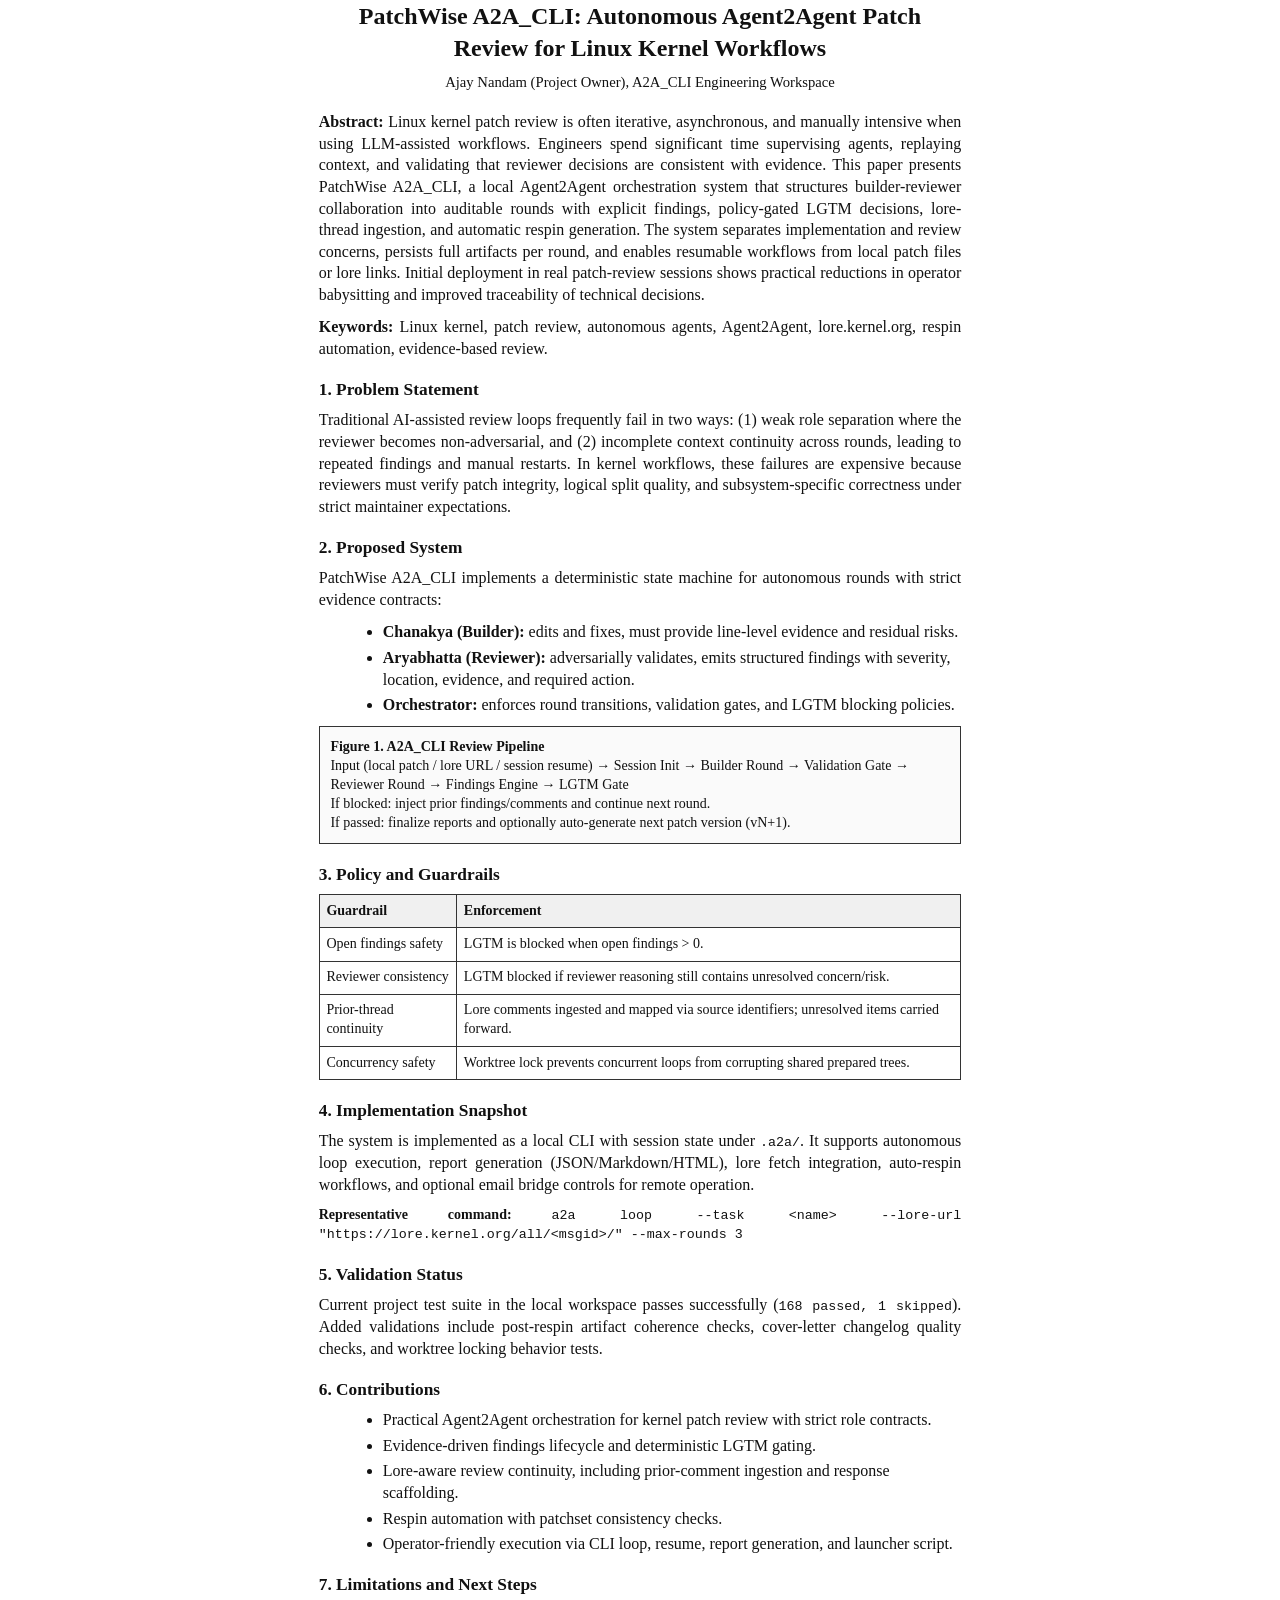
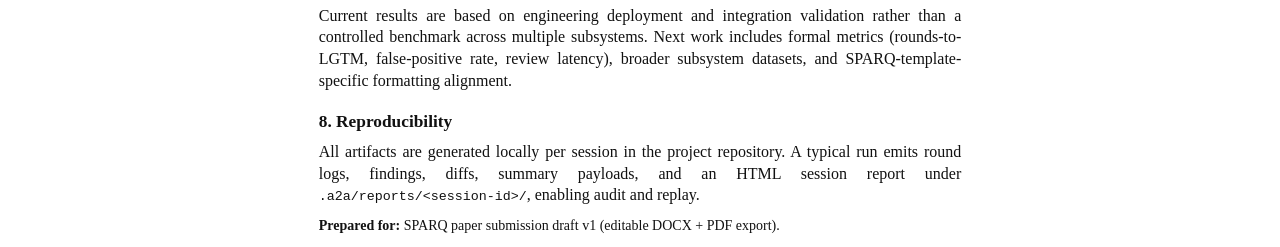
<file: docs/paper/SPARQ_A2A_CLI_Paper_v1.html>
<!doctype html>
<html lang="en">
<head>
  <meta charset="UTF-8" />
  <meta name="viewport" content="width=device-width, initial-scale=1.0" />
  <title>PatchWise A2A_CLI: Autonomous Agent2Agent Patch Review</title>
  <style>
    @page { size: A4; margin: 22mm 20mm; }
    body {
      margin: 0;
      color: #111;
      background: #fff;
      font-family: "Times New Roman", Times, serif;
      font-size: 12pt;
      line-height: 1.35;
    }
    .paper { max-width: 170mm; margin: 0 auto; }
    h1 { font-size: 18pt; margin: 0 0 6pt; text-align: center; font-weight: 700; }
    .authors { text-align: center; font-size: 11pt; margin-bottom: 14pt; }
    h2 { font-size: 13pt; margin: 14pt 0 6pt; font-weight: 700; }
    p { margin: 0 0 8pt; text-align: justify; }
    .abstract, .keywords { margin: 0 0 8pt; }
    .label { font-weight: 700; }
    ul { margin: 0 0 8pt 18pt; }
    li { margin-bottom: 3pt; }
    .figure {
      border: 1px solid #333;
      padding: 8pt;
      margin: 8pt 0;
      font-size: 10.5pt;
      background: #fafafa;
    }
    .mono { font-family: "Courier New", Courier, monospace; font-size: 10pt; }
    .small { font-size: 10.5pt; }
    table { width: 100%; border-collapse: collapse; margin: 6pt 0 8pt; }
    th, td { border: 1px solid #333; padding: 5pt; font-size: 10.5pt; vertical-align: top; }
    th { background: #f0f0f0; text-align: left; }
  </style>
</head>
<body>
  <div class="paper">
    <h1>PatchWise A2A_CLI: Autonomous Agent2Agent Patch Review for Linux Kernel Workflows</h1>
    <div class="authors">Ajay Nandam (Project Owner), A2A_CLI Engineering Workspace</div>

    <p class="abstract"><span class="label">Abstract:</span> Linux kernel patch review is often iterative, asynchronous, and manually intensive when using LLM-assisted workflows. Engineers spend significant time supervising agents, replaying context, and validating that reviewer decisions are consistent with evidence. This paper presents PatchWise A2A_CLI, a local Agent2Agent orchestration system that structures builder-reviewer collaboration into auditable rounds with explicit findings, policy-gated LGTM decisions, lore-thread ingestion, and automatic respin generation. The system separates implementation and review concerns, persists full artifacts per round, and enables resumable workflows from local patch files or lore links. Initial deployment in real patch-review sessions shows practical reductions in operator babysitting and improved traceability of technical decisions.</p>

    <p class="keywords"><span class="label">Keywords:</span> Linux kernel, patch review, autonomous agents, Agent2Agent, lore.kernel.org, respin automation, evidence-based review.</p>

    <h2>1. Problem Statement</h2>
    <p>Traditional AI-assisted review loops frequently fail in two ways: (1) weak role separation where the reviewer becomes non-adversarial, and (2) incomplete context continuity across rounds, leading to repeated findings and manual restarts. In kernel workflows, these failures are expensive because reviewers must verify patch integrity, logical split quality, and subsystem-specific correctness under strict maintainer expectations.</p>

    <h2>2. Proposed System</h2>
    <p>PatchWise A2A_CLI implements a deterministic state machine for autonomous rounds with strict evidence contracts:</p>
    <ul>
      <li><b>Chanakya (Builder):</b> edits and fixes, must provide line-level evidence and residual risks.</li>
      <li><b>Aryabhatta (Reviewer):</b> adversarially validates, emits structured findings with severity, location, evidence, and required action.</li>
      <li><b>Orchestrator:</b> enforces round transitions, validation gates, and LGTM blocking policies.</li>
    </ul>

    <div class="figure">
      <b>Figure 1. A2A_CLI Review Pipeline</b><br/>
      Input (local patch / lore URL / session resume)
      → Session Init
      → Builder Round
      → Validation Gate
      → Reviewer Round
      → Findings Engine
      → LGTM Gate<br/>
      If blocked: inject prior findings/comments and continue next round.<br/>
      If passed: finalize reports and optionally auto-generate next patch version (vN+1).
    </div>

    <h2>3. Policy and Guardrails</h2>
    <table>
      <tr><th>Guardrail</th><th>Enforcement</th></tr>
      <tr><td>Open findings safety</td><td>LGTM is blocked when open findings &gt; 0.</td></tr>
      <tr><td>Reviewer consistency</td><td>LGTM blocked if reviewer reasoning still contains unresolved concern/risk.</td></tr>
      <tr><td>Prior-thread continuity</td><td>Lore comments ingested and mapped via source identifiers; unresolved items carried forward.</td></tr>
      <tr><td>Concurrency safety</td><td>Worktree lock prevents concurrent loops from corrupting shared prepared trees.</td></tr>
    </table>

    <h2>4. Implementation Snapshot</h2>
    <p>The system is implemented as a local CLI with session state under <span class="mono">.a2a/</span>. It supports autonomous loop execution, report generation (JSON/Markdown/HTML), lore fetch integration, auto-respin workflows, and optional email bridge controls for remote operation.</p>
    <p class="small"><b>Representative command:</b> <span class="mono">a2a loop --task &lt;name&gt; --lore-url "https://lore.kernel.org/all/&lt;msgid&gt;/" --max-rounds 3</span></p>

    <h2>5. Validation Status</h2>
    <p>Current project test suite in the local workspace passes successfully (<span class="mono">168 passed, 1 skipped</span>). Added validations include post-respin artifact coherence checks, cover-letter changelog quality checks, and worktree locking behavior tests.</p>

    <h2>6. Contributions</h2>
    <ul>
      <li>Practical Agent2Agent orchestration for kernel patch review with strict role contracts.</li>
      <li>Evidence-driven findings lifecycle and deterministic LGTM gating.</li>
      <li>Lore-aware review continuity, including prior-comment ingestion and response scaffolding.</li>
      <li>Respin automation with patchset consistency checks.</li>
      <li>Operator-friendly execution via CLI loop, resume, report generation, and launcher script.</li>
    </ul>

    <h2>7. Limitations and Next Steps</h2>
    <p>Current results are based on engineering deployment and integration validation rather than a controlled benchmark across multiple subsystems. Next work includes formal metrics (rounds-to-LGTM, false-positive rate, review latency), broader subsystem datasets, and SPARQ-template-specific formatting alignment.</p>

    <h2>8. Reproducibility</h2>
    <p>All artifacts are generated locally per session in the project repository. A typical run emits round logs, findings, diffs, summary payloads, and an HTML session report under <span class="mono">.a2a/reports/&lt;session-id&gt;/</span>, enabling audit and replay.</p>

    <p class="small"><b>Prepared for:</b> SPARQ paper submission draft v1 (editable DOCX + PDF export).</p>
  </div>
</body>
</html>
</file>
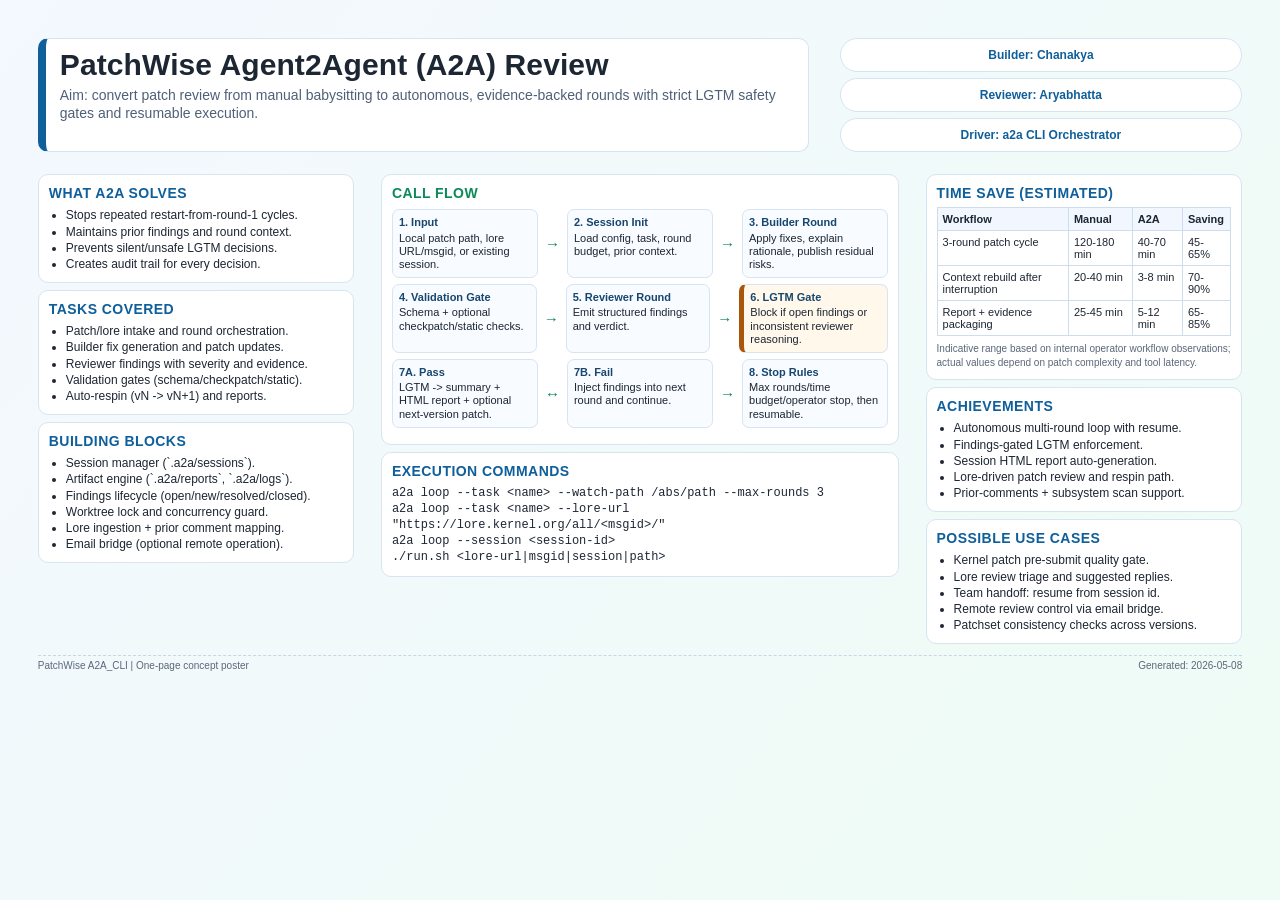
<file: docs/poster/A2A_PatchWise_One_Page_Poster_v2.html>
<!doctype html>
<html lang="en">
<head>
  <meta charset="UTF-8" />
  <meta name="viewport" content="width=device-width, initial-scale=1.0" />
  <title>PatchWise Agent2Agent - One Page Poster</title>
  <style>
    @page { size: A4 landscape; margin: 8mm; }
    :root {
      --bg-a: #f4f8ff;
      --bg-b: #eefcf5;
      --ink: #1d2633;
      --muted: #4f6078;
      --line: #d7e4f2;
      --card: #ffffff;
      --accent: #0f5f9b;
      --accent2: #0c8a5a;
      --warn: #a85609;
    }
    * { box-sizing: border-box; }
    body {
      margin: 0;
      color: var(--ink);
      font-family: "Liberation Sans", "DejaVu Sans", sans-serif;
      background: linear-gradient(130deg, var(--bg-a), var(--bg-b));
    }
    .poster {
      width: 100%;
      min-height: 100vh;
      padding: 10mm;
    }
    .head {
      display: grid;
      grid-template-columns: 2.3fr 1.2fr;
      gap: 8mm;
      margin-bottom: 6mm;
    }
    .titlebox {
      background: var(--card);
      border: 1px solid var(--line);
      border-left: 8px solid var(--accent);
      border-radius: 10px;
      padding: 10px 14px;
    }
    h1 {
      margin: 0;
      font-size: 30px;
      line-height: 1.05;
      letter-spacing: 0.1px;
    }
    .subtitle {
      margin-top: 6px;
      color: var(--muted);
      font-size: 14px;
      line-height: 1.3;
    }
    .quick {
      display: grid;
      grid-template-columns: 1fr;
      gap: 6px;
    }
    .pill {
      border-radius: 999px;
      background: var(--card);
      border: 1px solid var(--line);
      padding: 9px 12px;
      font-size: 12px;
      font-weight: 700;
      text-align: center;
      color: var(--accent);
    }
    .layout {
      display: grid;
      grid-template-columns: 1.1fr 1.8fr 1.1fr;
      gap: 7mm;
    }
    .card {
      background: var(--card);
      border: 1px solid var(--line);
      border-radius: 10px;
      padding: 10px;
      margin-bottom: 7px;
    }
    .card h2 {
      margin: 0 0 6px;
      font-size: 14px;
      text-transform: uppercase;
      letter-spacing: 0.45px;
      color: var(--accent);
    }
    .card p, .card li {
      margin: 0;
      font-size: 12px;
      line-height: 1.35;
    }
    ul { margin: 0; padding-left: 17px; }
    .pipeline {
      background: #fff;
      border: 1px solid var(--line);
      border-radius: 10px;
      padding: 10px;
      margin-bottom: 7px;
    }
    .pipeline h2 {
      margin: 0 0 8px;
      font-size: 14px;
      color: var(--accent2);
      text-transform: uppercase;
      letter-spacing: 0.45px;
    }
    .flow {
      display: flex;
      align-items: stretch;
      gap: 5px;
      margin-bottom: 6px;
    }
    .node {
      flex: 1;
      min-height: 44px;
      border: 1px solid var(--line);
      border-radius: 7px;
      padding: 6px;
      background: #f8fbff;
      font-size: 11px;
      line-height: 1.2;
    }
    .node strong {
      display: block;
      margin-bottom: 2px;
      color: #17466e;
      font-size: 11px;
    }
    .gate {
      background: #fff8eb;
      border-left: 5px solid var(--warn);
    }
    .arrow {
      display: flex;
      align-items: center;
      font-size: 15px;
      font-weight: 700;
      color: var(--accent2);
      flex: 0 0 auto;
      padding: 0 2px;
    }
    .timesave {
      width: 100%;
      border-collapse: collapse;
      font-size: 11px;
      margin-top: 3px;
    }
    .timesave th, .timesave td {
      border: 1px solid #cfdceb;
      padding: 5px;
      text-align: left;
      vertical-align: top;
    }
    .timesave th { background: #f2f7ff; }
    .mono { font-family: "Liberation Mono", "DejaVu Sans Mono", monospace; font-size: 11px; }
    .foot {
      margin-top: 4px;
      font-size: 10px;
      color: #5a687a;
      border-top: 1px dashed #c8d5e5;
      padding-top: 4px;
      display: flex;
      justify-content: space-between;
    }
  </style>
</head>
<body>
  <div class="poster">
    <div class="head">
      <div class="titlebox">
        <h1>PatchWise Agent2Agent (A2A) Review</h1>
        <div class="subtitle">Aim: convert patch review from manual babysitting to autonomous, evidence-backed rounds with strict LGTM safety gates and resumable execution.</div>
      </div>
      <div class="quick">
        <div class="pill">Builder: Chanakya</div>
        <div class="pill">Reviewer: Aryabhatta</div>
        <div class="pill">Driver: a2a CLI Orchestrator</div>
      </div>
    </div>

    <div class="layout">
      <div>
        <div class="card">
          <h2>What A2A Solves</h2>
          <ul>
            <li>Stops repeated restart-from-round-1 cycles.</li>
            <li>Maintains prior findings and round context.</li>
            <li>Prevents silent/unsafe LGTM decisions.</li>
            <li>Creates audit trail for every decision.</li>
          </ul>
        </div>

        <div class="card">
          <h2>Tasks Covered</h2>
          <ul>
            <li>Patch/lore intake and round orchestration.</li>
            <li>Builder fix generation and patch updates.</li>
            <li>Reviewer findings with severity and evidence.</li>
            <li>Validation gates (schema/checkpatch/static).</li>
            <li>Auto-respin (vN -> vN+1) and reports.</li>
          </ul>
        </div>

        <div class="card">
          <h2>Building Blocks</h2>
          <ul>
            <li>Session manager (`.a2a/sessions`).</li>
            <li>Artifact engine (`.a2a/reports`, `.a2a/logs`).</li>
            <li>Findings lifecycle (open/new/resolved/closed).</li>
            <li>Worktree lock and concurrency guard.</li>
            <li>Lore ingestion + prior comment mapping.</li>
            <li>Email bridge (optional remote operation).</li>
          </ul>
        </div>
      </div>

      <div>
        <div class="pipeline">
          <h2>Call Flow</h2>
          <div class="flow">
            <div class="node"><strong>1. Input</strong>Local patch path, lore URL/msgid, or existing session.</div>
            <div class="arrow">→</div>
            <div class="node"><strong>2. Session Init</strong>Load config, task, round budget, prior context.</div>
            <div class="arrow">→</div>
            <div class="node"><strong>3. Builder Round</strong>Apply fixes, explain rationale, publish residual risks.</div>
          </div>
          <div class="flow">
            <div class="node"><strong>4. Validation Gate</strong>Schema + optional checkpatch/static checks.</div>
            <div class="arrow">→</div>
            <div class="node"><strong>5. Reviewer Round</strong>Emit structured findings and verdict.</div>
            <div class="arrow">→</div>
            <div class="node gate"><strong>6. LGTM Gate</strong>Block if open findings or inconsistent reviewer reasoning.</div>
          </div>
          <div class="flow">
            <div class="node"><strong>7A. Pass</strong>LGTM -> summary + HTML report + optional next-version patch.</div>
            <div class="arrow">↔</div>
            <div class="node"><strong>7B. Fail</strong>Inject findings into next round and continue.</div>
            <div class="arrow">→</div>
            <div class="node"><strong>8. Stop Rules</strong>Max rounds/time budget/operator stop, then resumable.</div>
          </div>
        </div>

        <div class="card">
          <h2>Execution Commands</h2>
          <p class="mono">a2a loop --task &lt;name&gt; --watch-path /abs/path --max-rounds 3</p>
          <p class="mono">a2a loop --task &lt;name&gt; --lore-url "https://lore.kernel.org/all/&lt;msgid&gt;/"</p>
          <p class="mono">a2a loop --session &lt;session-id&gt;</p>
          <p class="mono">./run.sh &lt;lore-url|msgid|session|path&gt;</p>
        </div>
      </div>

      <div>
        <div class="card">
          <h2>Time Save (Estimated)</h2>
          <table class="timesave">
            <tr><th>Workflow</th><th>Manual</th><th>A2A</th><th>Saving</th></tr>
            <tr><td>3-round patch cycle</td><td>120-180 min</td><td>40-70 min</td><td>45-65%</td></tr>
            <tr><td>Context rebuild after interruption</td><td>20-40 min</td><td>3-8 min</td><td>70-90%</td></tr>
            <tr><td>Report + evidence packaging</td><td>25-45 min</td><td>5-12 min</td><td>65-85%</td></tr>
          </table>
          <p style="margin-top:6px;font-size:10px;color:#5a6778;">Indicative range based on internal operator workflow observations; actual values depend on patch complexity and tool latency.</p>
        </div>

        <div class="card">
          <h2>Achievements</h2>
          <ul>
            <li>Autonomous multi-round loop with resume.</li>
            <li>Findings-gated LGTM enforcement.</li>
            <li>Session HTML report auto-generation.</li>
            <li>Lore-driven patch review and respin path.</li>
            <li>Prior-comments + subsystem scan support.</li>
          </ul>
        </div>

        <div class="card">
          <h2>Possible Use Cases</h2>
          <ul>
            <li>Kernel patch pre-submit quality gate.</li>
            <li>Lore review triage and suggested replies.</li>
            <li>Team handoff: resume from session id.</li>
            <li>Remote review control via email bridge.</li>
            <li>Patchset consistency checks across versions.</li>
          </ul>
        </div>
      </div>
    </div>

    <div class="foot">
      <div>PatchWise A2A_CLI | One-page concept poster</div>
      <div>Generated: 2026-05-08</div>
    </div>
  </div>
</body>
</html>
</file>
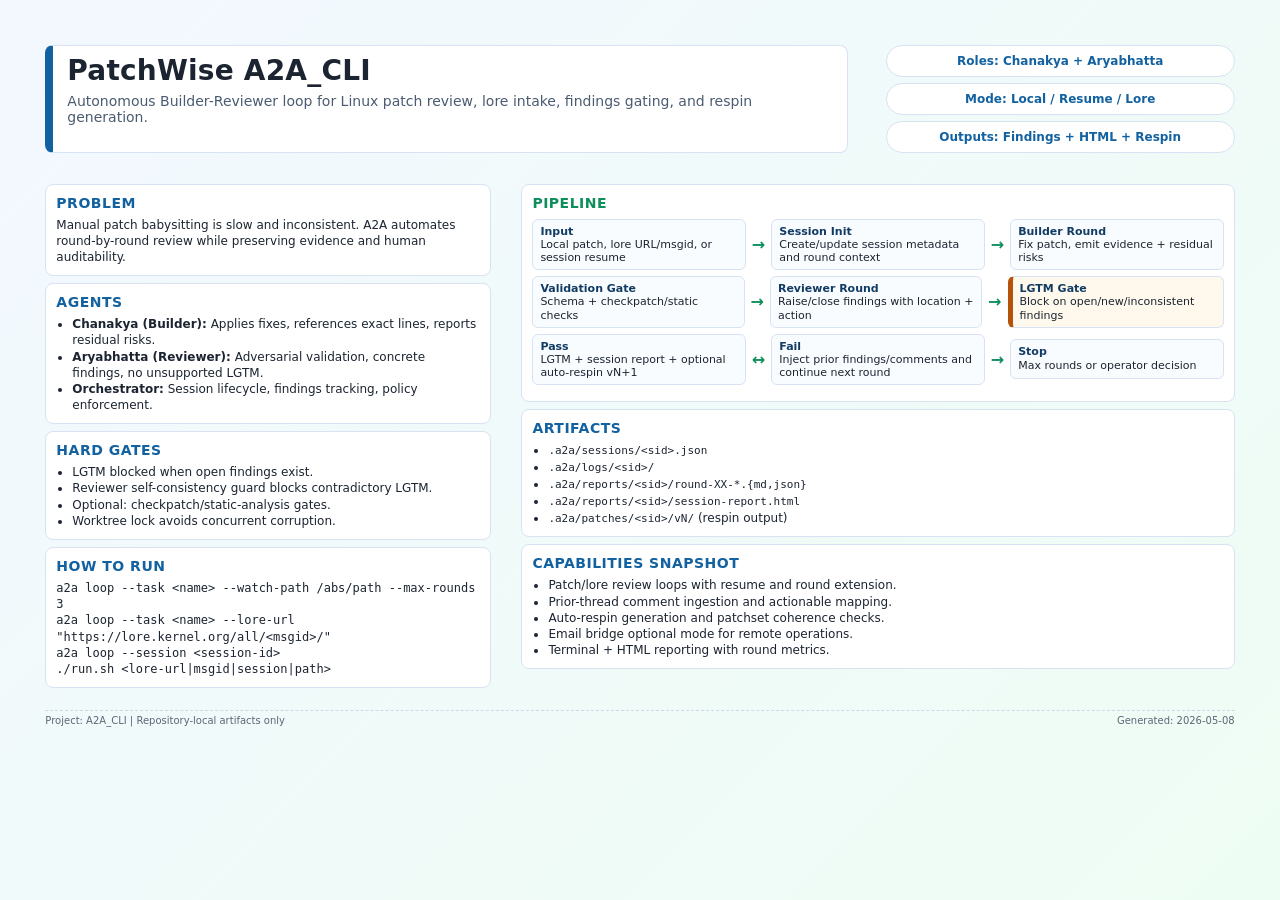
<file: docs/poster/A2A_Poster_One_Page.html>
<!doctype html>
<html lang="en">
<head>
  <meta charset="UTF-8" />
  <meta name="viewport" content="width=device-width, initial-scale=1.0" />
  <title>PatchWise A2A_CLI - One Page Poster</title>
  <style>
    @page { size: A4 landscape; margin: 10mm; }
    :root {
      --bg1: #f3f8ff;
      --bg2: #eefdf4;
      --ink: #1b2430;
      --muted: #4b5b70;
      --card: #ffffff;
      --line: #d7e3f2;
      --accent: #1261a0;
      --accent2: #0d8f5c;
      --warn: #b45309;
    }
    * { box-sizing: border-box; }
    html, body { margin: 0; padding: 0; font-family: "DejaVu Sans", "Liberation Sans", sans-serif; color: var(--ink); }
    body {
      background: linear-gradient(135deg, var(--bg1), var(--bg2));
      width: 100%;
      height: 100%;
    }
    .poster {
      width: 100%;
      min-height: 100vh;
      padding: 12mm;
    }
    .header {
      display: grid;
      grid-template-columns: 2.3fr 1fr;
      gap: 10mm;
      margin-bottom: 8mm;
    }
    .titlebox {
      background: var(--card);
      border: 1px solid var(--line);
      border-left: 8px solid var(--accent);
      border-radius: 8px;
      padding: 10px 14px;
    }
    h1 {
      margin: 0;
      font-size: 28px;
      line-height: 1.1;
      letter-spacing: 0.2px;
    }
    .subtitle {
      margin-top: 6px;
      font-size: 14px;
      color: var(--muted);
    }
    .stats {
      display: grid;
      gap: 6px;
    }
    .pill {
      background: var(--card);
      border: 1px solid var(--line);
      border-radius: 999px;
      padding: 8px 12px;
      font-size: 12px;
      text-align: center;
      font-weight: 700;
      color: var(--accent);
    }
    .grid {
      display: grid;
      grid-template-columns: 1.25fr 2fr;
      gap: 8mm;
    }
    .card {
      background: var(--card);
      border: 1px solid var(--line);
      border-radius: 8px;
      padding: 10px;
      margin-bottom: 7px;
    }
    .card h2 {
      margin: 0 0 6px;
      font-size: 14px;
      color: var(--accent);
      text-transform: uppercase;
      letter-spacing: 0.5px;
    }
    .card p, .card li { font-size: 12px; line-height: 1.35; margin: 0; }
    ul { margin: 0; padding-left: 16px; }
    .pipeline {
      background: #ffffff;
      border: 1px solid var(--line);
      border-radius: 8px;
      padding: 10px;
      margin-bottom: 7px;
    }
    .pipeline h2 {
      margin: 0 0 8px;
      font-size: 14px;
      color: var(--accent2);
      text-transform: uppercase;
      letter-spacing: 0.5px;
    }
    .row {
      display: flex;
      flex-wrap: nowrap;
      align-items: center;
      justify-content: space-between;
      gap: 6px;
      margin-bottom: 6px;
    }
    .node {
      flex: 1;
      min-height: 40px;
      border: 1px solid var(--line);
      border-radius: 6px;
      padding: 5px 7px;
      font-size: 11px;
      line-height: 1.2;
      background: #f9fcff;
    }
    .node strong { display: block; color: #113b63; font-size: 11px; }
    .arrow {
      font-size: 16px;
      color: var(--accent2);
      font-weight: 700;
      flex: 0 0 auto;
    }
    .gate {
      border-left: 5px solid var(--warn);
      background: #fff9ed;
    }
    .footer {
      margin-top: 4mm;
      font-size: 10px;
      color: #5b6677;
      border-top: 1px dashed #cfd9e5;
      padding-top: 4px;
      display: flex;
      justify-content: space-between;
    }
    .mono { font-family: "DejaVu Sans Mono", "Liberation Mono", monospace; font-size: 11px; }
  </style>
</head>
<body>
  <div class="poster">
    <div class="header">
      <div class="titlebox">
        <h1>PatchWise A2A_CLI</h1>
        <div class="subtitle">Autonomous Builder-Reviewer loop for Linux patch review, lore intake, findings gating, and respin generation.</div>
      </div>
      <div class="stats">
        <div class="pill">Roles: Chanakya + Aryabhatta</div>
        <div class="pill">Mode: Local / Resume / Lore</div>
        <div class="pill">Outputs: Findings + HTML + Respin</div>
      </div>
    </div>

    <div class="grid">
      <div>
        <div class="card">
          <h2>Problem</h2>
          <p>Manual patch babysitting is slow and inconsistent. A2A automates round-by-round review while preserving evidence and human auditability.</p>
        </div>

        <div class="card">
          <h2>Agents</h2>
          <ul>
            <li><strong>Chanakya (Builder):</strong> Applies fixes, references exact lines, reports residual risks.</li>
            <li><strong>Aryabhatta (Reviewer):</strong> Adversarial validation, concrete findings, no unsupported LGTM.</li>
            <li><strong>Orchestrator:</strong> Session lifecycle, findings tracking, policy enforcement.</li>
          </ul>
        </div>

        <div class="card">
          <h2>Hard Gates</h2>
          <ul>
            <li>LGTM blocked when open findings exist.</li>
            <li>Reviewer self-consistency guard blocks contradictory LGTM.</li>
            <li>Optional: checkpatch/static-analysis gates.</li>
            <li>Worktree lock avoids concurrent corruption.</li>
          </ul>
        </div>

        <div class="card">
          <h2>How To Run</h2>
          <p class="mono">a2a loop --task &lt;name&gt; --watch-path /abs/path --max-rounds 3</p>
          <p class="mono">a2a loop --task &lt;name&gt; --lore-url "https://lore.kernel.org/all/&lt;msgid&gt;/"</p>
          <p class="mono">a2a loop --session &lt;session-id&gt;</p>
          <p class="mono">./run.sh &lt;lore-url|msgid|session|path&gt;</p>
        </div>
      </div>

      <div>
        <div class="pipeline">
          <h2>Pipeline</h2>
          <div class="row">
            <div class="node"><strong>Input</strong>Local patch, lore URL/msgid, or session resume</div>
            <div class="arrow">→</div>
            <div class="node"><strong>Session Init</strong>Create/update session metadata and round context</div>
            <div class="arrow">→</div>
            <div class="node"><strong>Builder Round</strong>Fix patch, emit evidence + residual risks</div>
          </div>
          <div class="row">
            <div class="node"><strong>Validation Gate</strong>Schema + checkpatch/static checks</div>
            <div class="arrow">→</div>
            <div class="node"><strong>Reviewer Round</strong>Raise/close findings with location + action</div>
            <div class="arrow">→</div>
            <div class="node gate"><strong>LGTM Gate</strong>Block on open/new/inconsistent findings</div>
          </div>
          <div class="row">
            <div class="node"><strong>Pass</strong>LGTM + session report + optional auto-respin vN+1</div>
            <div class="arrow">↔</div>
            <div class="node"><strong>Fail</strong>Inject prior findings/comments and continue next round</div>
            <div class="arrow">→</div>
            <div class="node"><strong>Stop</strong>Max rounds or operator decision</div>
          </div>
        </div>

        <div class="card">
          <h2>Artifacts</h2>
          <ul>
            <li><span class="mono">.a2a/sessions/&lt;sid&gt;.json</span></li>
            <li><span class="mono">.a2a/logs/&lt;sid&gt;/</span></li>
            <li><span class="mono">.a2a/reports/&lt;sid&gt;/round-XX-*.{md,json}</span></li>
            <li><span class="mono">.a2a/reports/&lt;sid&gt;/session-report.html</span></li>
            <li><span class="mono">.a2a/patches/&lt;sid&gt;/vN/</span> (respin output)</li>
          </ul>
        </div>

        <div class="card">
          <h2>Capabilities Snapshot</h2>
          <ul>
            <li>Patch/lore review loops with resume and round extension.</li>
            <li>Prior-thread comment ingestion and actionable mapping.</li>
            <li>Auto-respin generation and patchset coherence checks.</li>
            <li>Email bridge optional mode for remote operations.</li>
            <li>Terminal + HTML reporting with round metrics.</li>
          </ul>
        </div>
      </div>
    </div>

    <div class="footer">
      <div>Project: A2A_CLI | Repository-local artifacts only</div>
      <div>Generated: 2026-05-08</div>
    </div>
  </div>
</body>
</html>
</file>
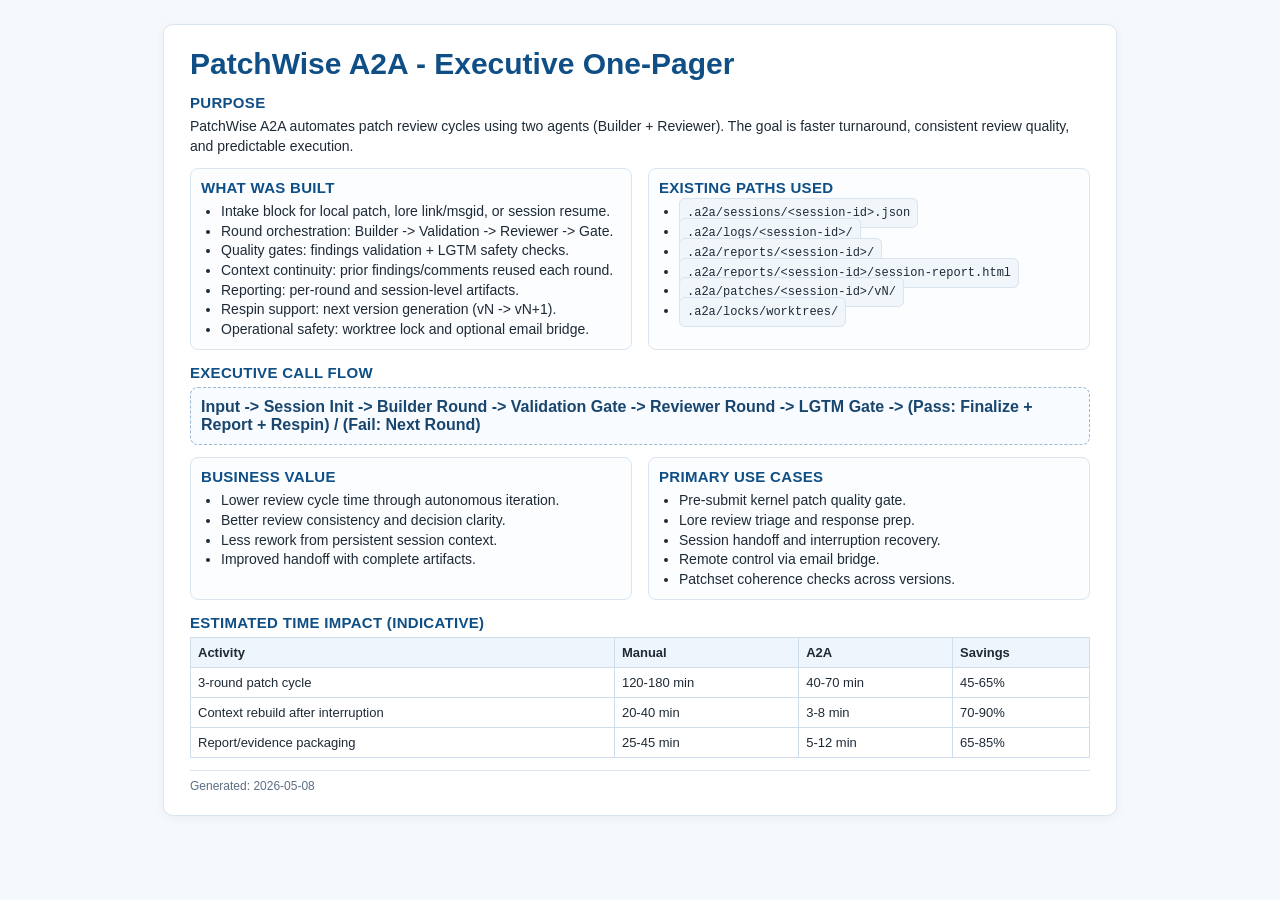
<file: docs/poster/executive/PatchWise_A2A_Executive_OnePager_v1.html>
<!doctype html>
<html lang="en">
<head>
  <meta charset="UTF-8" />
  <meta name="viewport" content="width=device-width, initial-scale=1.0" />
  <title>PatchWise A2A Executive One-Pager</title>
  <style>
    @page { size: A4; margin: 18mm; }
    body {
      margin: 0;
      font-family: "Segoe UI", "Liberation Sans", Arial, sans-serif;
      color: #1e2a36;
      background: #f6f9fc;
    }
    .page {
      max-width: 900px;
      margin: 24px auto;
      background: #fff;
      border: 1px solid #dbe5ef;
      border-radius: 10px;
      padding: 22px 26px;
      box-shadow: 0 2px 10px rgba(15, 41, 71, 0.06);
    }
    h1 {
      margin: 0 0 10px;
      font-size: 30px;
      line-height: 1.1;
      color: #0f4f86;
    }
    h2 {
      margin: 14px 0 6px;
      font-size: 15px;
      color: #0f4f86;
      text-transform: uppercase;
      letter-spacing: .3px;
    }
    p, li {
      font-size: 14px;
      line-height: 1.4;
      margin: 0;
    }
    ul {
      margin: 0;
      padding-left: 20px;
    }
    .grid {
      display: grid;
      grid-template-columns: 1fr 1fr;
      gap: 16px;
    }
    .card {
      border: 1px solid #dbe5ef;
      border-radius: 8px;
      padding: 10px;
      background: #fbfdff;
    }
    .mono {
      font-family: "Liberation Mono", "Consolas", monospace;
      font-size: 12px;
      background: #f1f6fb;
      border: 1px solid #d8e4f0;
      border-radius: 6px;
      padding: 7px;
      margin: 5px 0;
      white-space: pre-wrap;
    }
    .flow {
      border: 1px dashed #9cb8d5;
      border-radius: 8px;
      padding: 10px;
      background: #f8fbff;
      font-weight: 600;
      color: #19466e;
    }
    table {
      width: 100%;
      border-collapse: collapse;
      margin-top: 6px;
      font-size: 13px;
    }
    th, td {
      border: 1px solid #cfdeec;
      padding: 7px;
      text-align: left;
      vertical-align: top;
    }
    th { background: #eef5fc; }
    .footer {
      margin-top: 12px;
      font-size: 12px;
      color: #5a6f84;
      border-top: 1px solid #dbe5ef;
      padding-top: 8px;
    }
  </style>
</head>
<body>
  <div class="page">
    <h1>PatchWise A2A - Executive One-Pager</h1>

    <h2>Purpose</h2>
    <p>PatchWise A2A automates patch review cycles using two agents (Builder + Reviewer). The goal is faster turnaround, consistent review quality, and predictable execution.</p>

    <div class="grid" style="margin-top:12px;">
      <div class="card">
        <h2 style="margin-top:0;">What Was Built</h2>
        <ul>
          <li>Intake block for local patch, lore link/msgid, or session resume.</li>
          <li>Round orchestration: Builder -> Validation -> Reviewer -> Gate.</li>
          <li>Quality gates: findings validation + LGTM safety checks.</li>
          <li>Context continuity: prior findings/comments reused each round.</li>
          <li>Reporting: per-round and session-level artifacts.</li>
          <li>Respin support: next version generation (vN -> vN+1).</li>
          <li>Operational safety: worktree lock and optional email bridge.</li>
        </ul>
      </div>

      <div class="card">
        <h2 style="margin-top:0;">Existing Paths Used</h2>
        <ul>
          <li><span class="mono">.a2a/sessions/&lt;session-id&gt;.json</span></li>
          <li><span class="mono">.a2a/logs/&lt;session-id&gt;/</span></li>
          <li><span class="mono">.a2a/reports/&lt;session-id&gt;/</span></li>
          <li><span class="mono">.a2a/reports/&lt;session-id&gt;/session-report.html</span></li>
          <li><span class="mono">.a2a/patches/&lt;session-id&gt;/vN/</span></li>
          <li><span class="mono">.a2a/locks/worktrees/</span></li>
        </ul>
      </div>
    </div>

    <h2>Executive Call Flow</h2>
    <div class="flow">Input -> Session Init -> Builder Round -> Validation Gate -> Reviewer Round -> LGTM Gate -> (Pass: Finalize + Report + Respin) / (Fail: Next Round)</div>

    <div class="grid" style="margin-top:12px;">
      <div class="card">
        <h2 style="margin-top:0;">Business Value</h2>
        <ul>
          <li>Lower review cycle time through autonomous iteration.</li>
          <li>Better review consistency and decision clarity.</li>
          <li>Less rework from persistent session context.</li>
          <li>Improved handoff with complete artifacts.</li>
        </ul>
      </div>

      <div class="card">
        <h2 style="margin-top:0;">Primary Use Cases</h2>
        <ul>
          <li>Pre-submit kernel patch quality gate.</li>
          <li>Lore review triage and response prep.</li>
          <li>Session handoff and interruption recovery.</li>
          <li>Remote control via email bridge.</li>
          <li>Patchset coherence checks across versions.</li>
        </ul>
      </div>
    </div>

    <h2>Estimated Time Impact (Indicative)</h2>
    <table>
      <tr><th>Activity</th><th>Manual</th><th>A2A</th><th>Savings</th></tr>
      <tr><td>3-round patch cycle</td><td>120-180 min</td><td>40-70 min</td><td>45-65%</td></tr>
      <tr><td>Context rebuild after interruption</td><td>20-40 min</td><td>3-8 min</td><td>70-90%</td></tr>
      <tr><td>Report/evidence packaging</td><td>25-45 min</td><td>5-12 min</td><td>65-85%</td></tr>
    </table>

    <div class="footer">Generated: 2026-05-08</div>
  </div>
</body>
</html>
</file>
